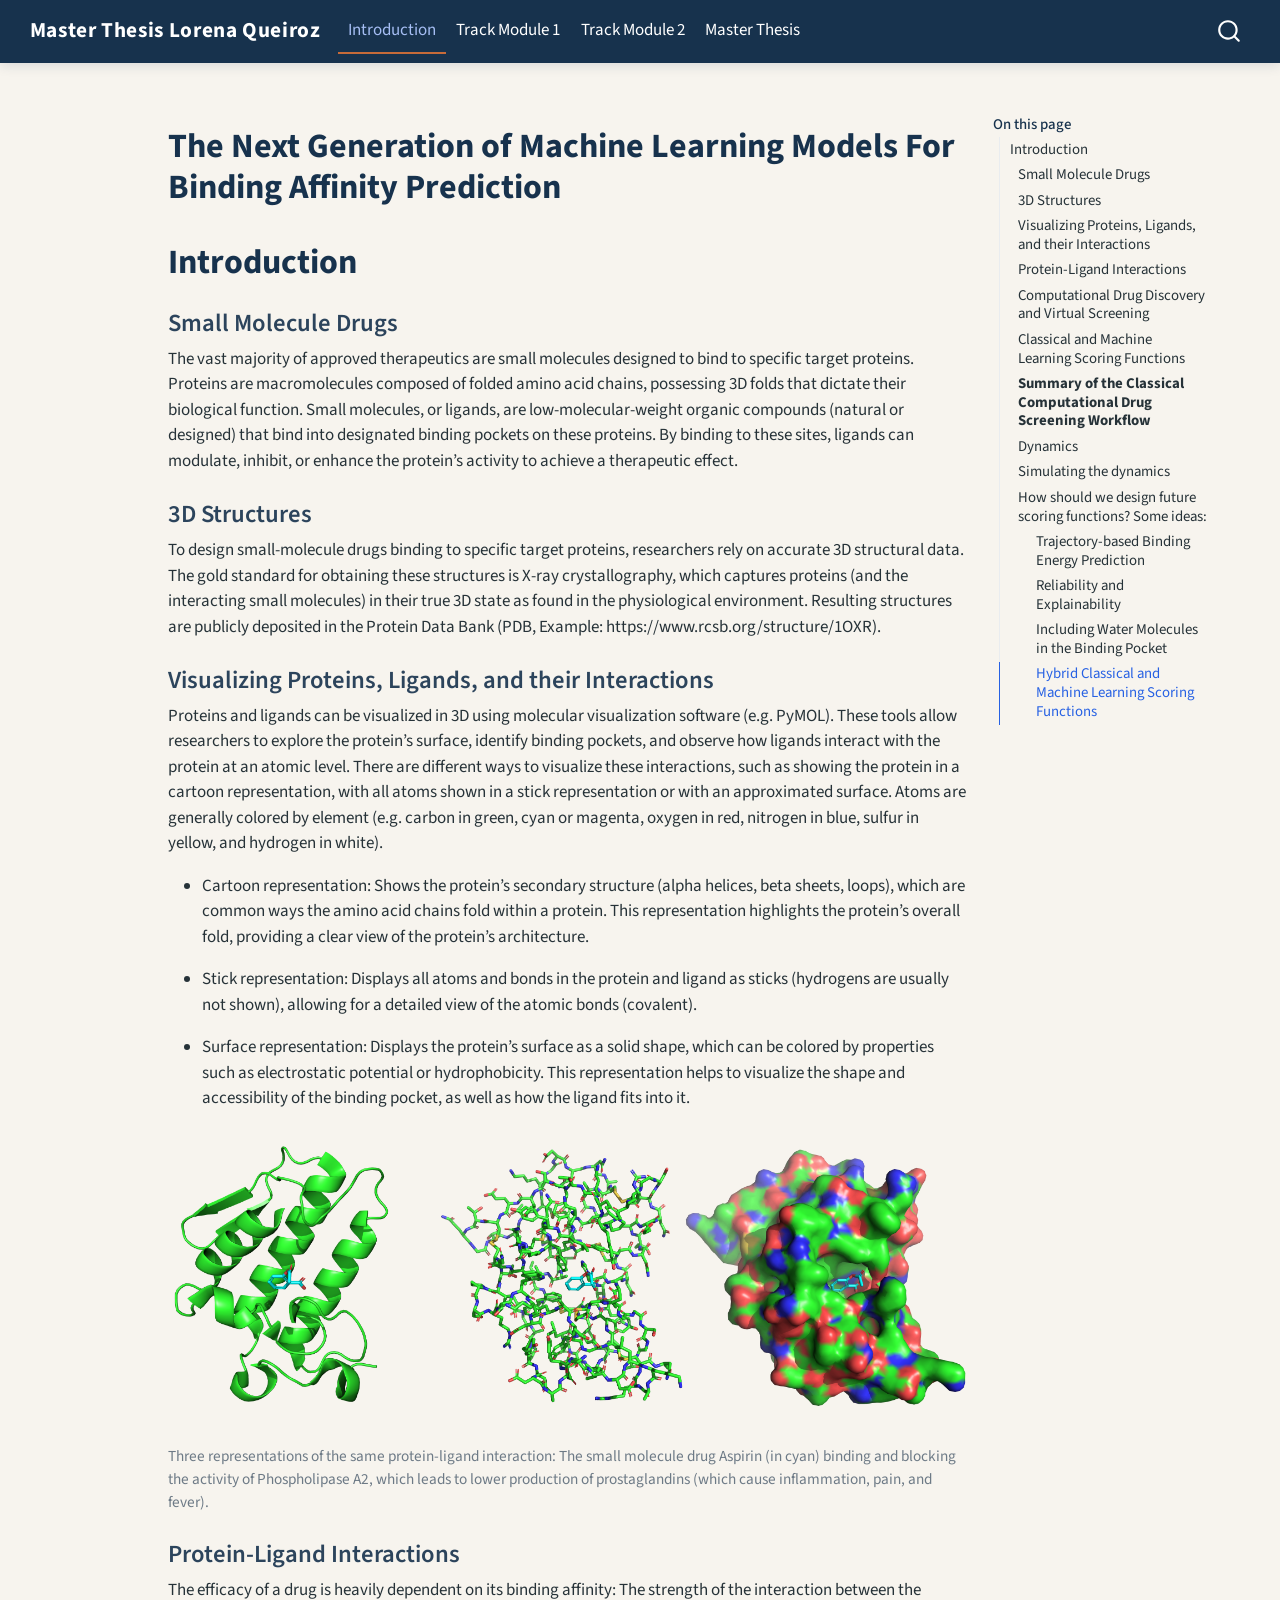
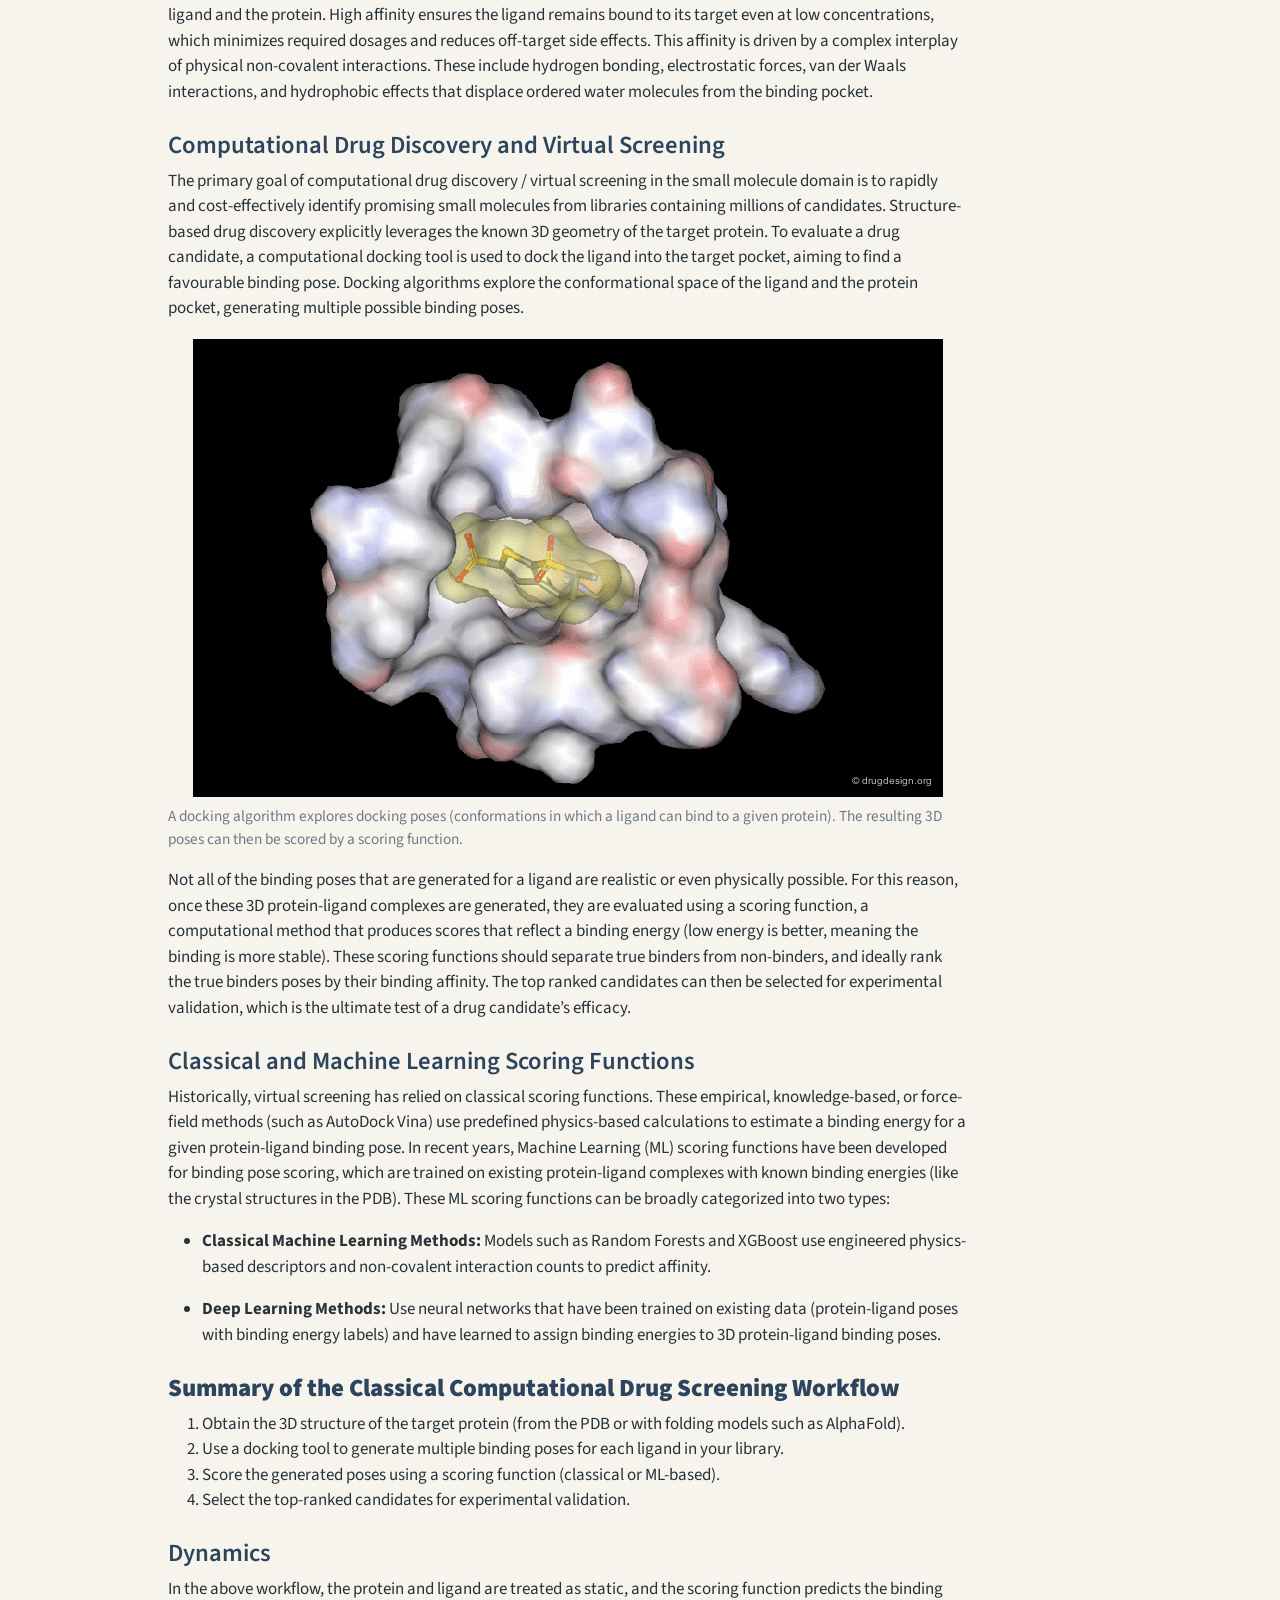
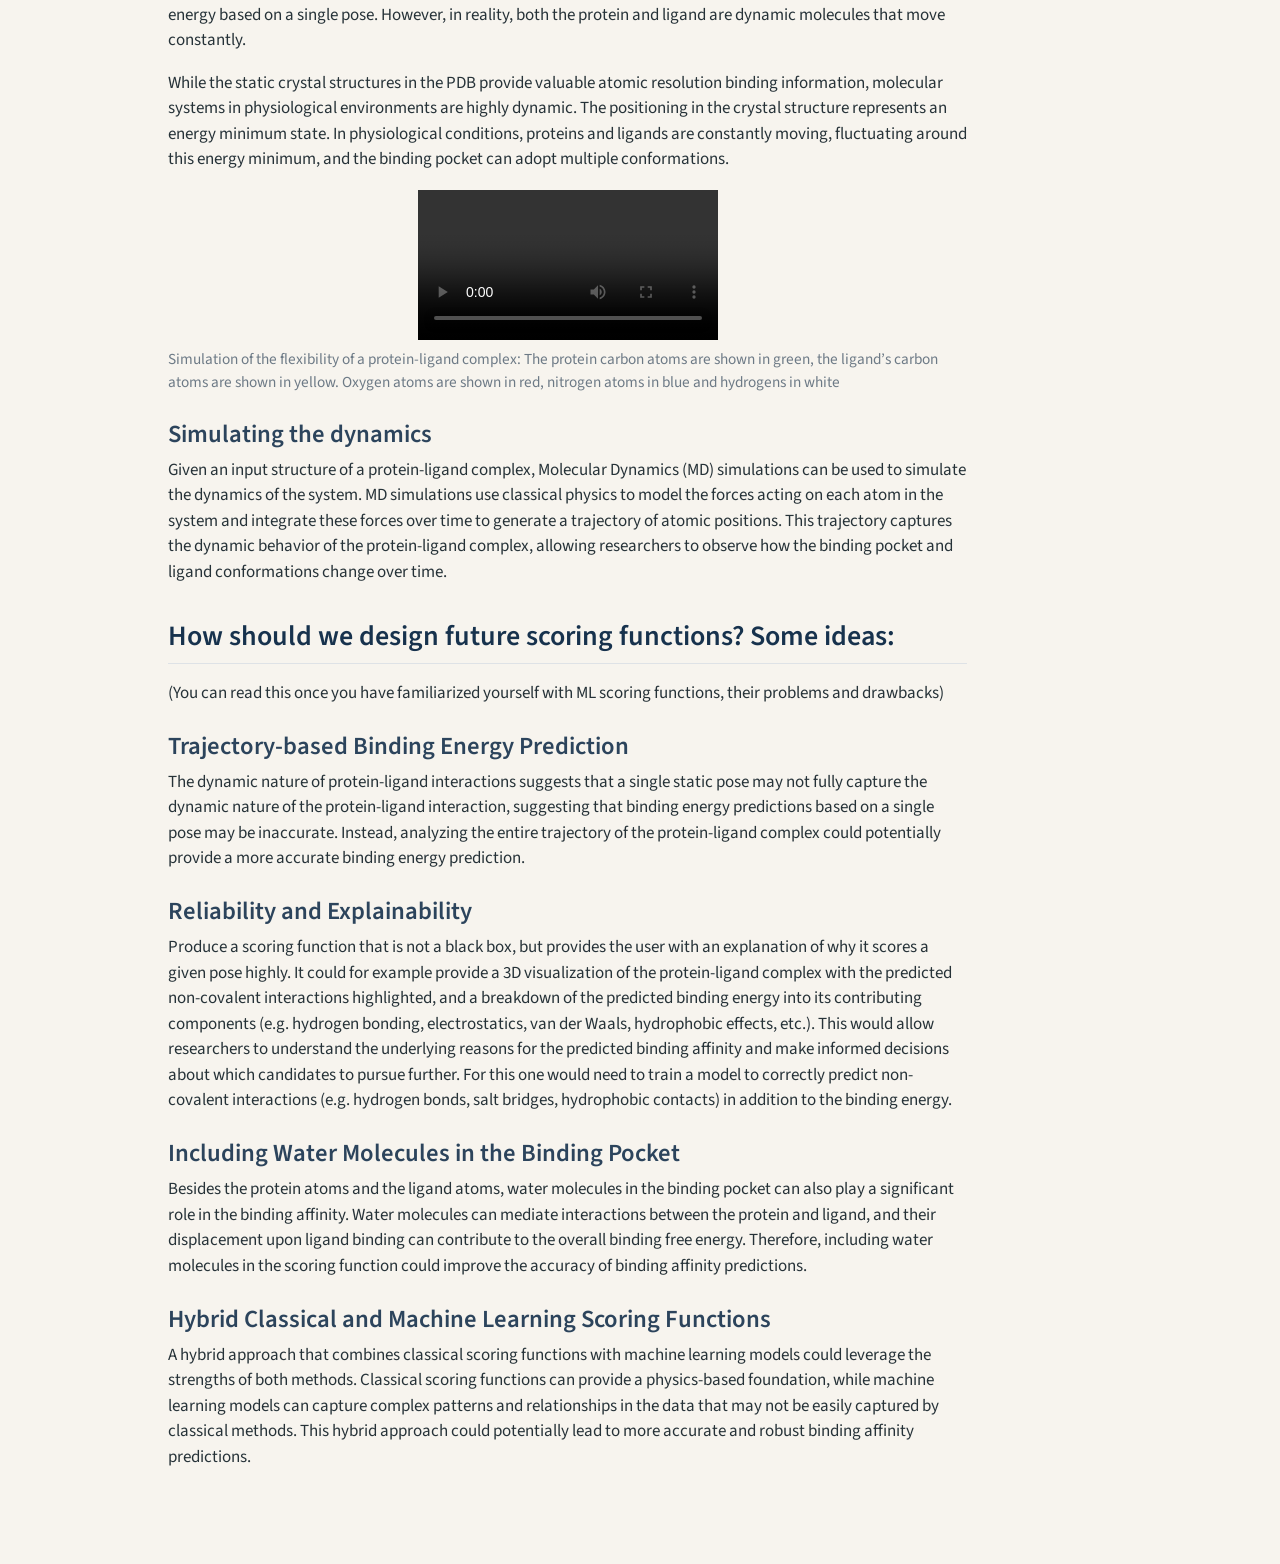
<file: index.html>
<!DOCTYPE html>
<html xmlns="http://www.w3.org/1999/xhtml" lang="en" xml:lang="en"><head>

<meta charset="utf-8">
<meta name="generator" content="quarto-1.8.27">

<meta name="viewport" content="width=device-width, initial-scale=1.0, user-scalable=yes">


<title>The Next Generation of Machine Learning Models For Binding Affinity Prediction – Master Thesis Lorena Queiroz</title>
<style>
code{white-space: pre-wrap;}
span.smallcaps{font-variant: small-caps;}
div.columns{display: flex; gap: min(4vw, 1.5em);}
div.column{flex: auto; overflow-x: auto;}
div.hanging-indent{margin-left: 1.5em; text-indent: -1.5em;}
ul.task-list{list-style: none;}
ul.task-list li input[type="checkbox"] {
  width: 0.8em;
  margin: 0 0.8em 0.2em -1em; /* quarto-specific, see https://github.com/quarto-dev/quarto-cli/issues/4556 */ 
  vertical-align: middle;
}
</style>


<script src="site_libs/quarto-nav/quarto-nav.js"></script>
<script src="site_libs/quarto-nav/headroom.min.js"></script>
<script src="site_libs/clipboard/clipboard.min.js"></script>
<script src="site_libs/quarto-search/autocomplete.umd.js"></script>
<script src="site_libs/quarto-search/fuse.min.js"></script>
<script src="site_libs/quarto-search/quarto-search.js"></script>
<meta name="quarto:offset" content="./">
<script src="site_libs/quarto-html/quarto.js" type="module"></script>
<script src="site_libs/quarto-html/tabsets/tabsets.js" type="module"></script>
<script src="site_libs/quarto-html/axe/axe-check.js" type="module"></script>
<script src="site_libs/quarto-html/popper.min.js"></script>
<script src="site_libs/quarto-html/tippy.umd.min.js"></script>
<script src="site_libs/quarto-html/anchor.min.js"></script>
<link href="site_libs/quarto-html/tippy.css" rel="stylesheet">
<link href="site_libs/quarto-html/quarto-syntax-highlighting-ed96de9b727972fe78a7b5d16c58bf87.css" rel="stylesheet" id="quarto-text-highlighting-styles">
<script src="site_libs/bootstrap/bootstrap.min.js"></script>
<link href="site_libs/bootstrap/bootstrap-icons.css" rel="stylesheet">
<link href="site_libs/bootstrap/bootstrap-d3ca90b6e268685fec58a3d62933d639.min.css" rel="stylesheet" append-hash="true" id="quarto-bootstrap" data-mode="light">
<script id="quarto-search-options" type="application/json">{
  "location": "navbar",
  "copy-button": false,
  "collapse-after": 3,
  "panel-placement": "end",
  "type": "overlay",
  "limit": 50,
  "keyboard-shortcut": [
    "f",
    "/",
    "s"
  ],
  "show-item-context": false,
  "language": {
    "search-no-results-text": "No results",
    "search-matching-documents-text": "matching documents",
    "search-copy-link-title": "Copy link to search",
    "search-hide-matches-text": "Hide additional matches",
    "search-more-match-text": "more match in this document",
    "search-more-matches-text": "more matches in this document",
    "search-clear-button-title": "Clear",
    "search-text-placeholder": "",
    "search-detached-cancel-button-title": "Cancel",
    "search-submit-button-title": "Submit",
    "search-label": "Search"
  }
}</script>
<style>html{ scroll-behavior: smooth; }</style>


<link rel="stylesheet" href="styles.css">
</head>

<body class="nav-fixed quarto-light">

<div id="quarto-search-results"></div>
  <header id="quarto-header" class="headroom fixed-top">
    <nav class="navbar navbar-expand-lg " data-bs-theme="dark">
      <div class="navbar-container container-fluid">
      <div class="navbar-brand-container mx-auto">
    <a class="navbar-brand" href="./index.html">
    <span class="navbar-title">Master Thesis Lorena Queiroz</span>
    </a>
  </div>
            <div id="quarto-search" class="" title="Search"></div>
          <button class="navbar-toggler" type="button" data-bs-toggle="collapse" data-bs-target="#navbarCollapse" aria-controls="navbarCollapse" role="menu" aria-expanded="false" aria-label="Toggle navigation" onclick="if (window.quartoToggleHeadroom) { window.quartoToggleHeadroom(); }">
  <span class="navbar-toggler-icon"></span>
</button>
          <div class="collapse navbar-collapse" id="navbarCollapse">
            <ul class="navbar-nav navbar-nav-scroll me-auto">
  <li class="nav-item">
    <a class="nav-link active" href="./index.html" aria-current="page"> 
<span class="menu-text">Introduction</span></a>
  </li>  
  <li class="nav-item">
    <a class="nav-link" href="./module-1.html"> 
<span class="menu-text">Track Module 1</span></a>
  </li>  
  <li class="nav-item">
    <a class="nav-link" href="./module-2.html"> 
<span class="menu-text">Track Module 2</span></a>
  </li>  
  <li class="nav-item">
    <a class="nav-link" href="./thesis.html"> 
<span class="menu-text">Master Thesis</span></a>
  </li>  
</ul>
          </div> <!-- /navcollapse -->
            <div class="quarto-navbar-tools">
</div>
      </div> <!-- /container-fluid -->
    </nav>
</header>
<!-- content -->
<div id="quarto-content" class="quarto-container page-columns page-rows-contents page-layout-article page-navbar">
<!-- sidebar -->
<!-- margin-sidebar -->
    <div id="quarto-margin-sidebar" class="sidebar margin-sidebar">
        <nav id="TOC" role="doc-toc" class="toc-active">
    <h2 id="toc-title">On this page</h2>
   
  <ul>
  <li><a href="#introduction" id="toc-introduction" class="nav-link active" data-scroll-target="#introduction">Introduction</a>
  <ul class="collapse">
  <li><a href="#small-molecule-drugs" id="toc-small-molecule-drugs" class="nav-link" data-scroll-target="#small-molecule-drugs">Small Molecule Drugs</a></li>
  <li><a href="#d-structures" id="toc-d-structures" class="nav-link" data-scroll-target="#d-structures">3D Structures</a></li>
  <li><a href="#visualizing-proteins-ligands-and-their-interactions" id="toc-visualizing-proteins-ligands-and-their-interactions" class="nav-link" data-scroll-target="#visualizing-proteins-ligands-and-their-interactions">Visualizing Proteins, Ligands, and their Interactions</a></li>
  <li><a href="#protein-ligand-interactions" id="toc-protein-ligand-interactions" class="nav-link" data-scroll-target="#protein-ligand-interactions">Protein-Ligand Interactions</a></li>
  <li><a href="#computational-drug-discovery-and-virtual-screening" id="toc-computational-drug-discovery-and-virtual-screening" class="nav-link" data-scroll-target="#computational-drug-discovery-and-virtual-screening">Computational Drug Discovery and Virtual Screening</a></li>
  <li><a href="#classical-and-machine-learning-scoring-functions" id="toc-classical-and-machine-learning-scoring-functions" class="nav-link" data-scroll-target="#classical-and-machine-learning-scoring-functions">Classical and Machine Learning Scoring Functions</a></li>
  <li><a href="#summary-of-the-classical-computational-drug-screening-workflow" id="toc-summary-of-the-classical-computational-drug-screening-workflow" class="nav-link" data-scroll-target="#summary-of-the-classical-computational-drug-screening-workflow"><strong>Summary of the Classical Computational Drug Screening Workflow</strong></a></li>
  <li><a href="#dynamics" id="toc-dynamics" class="nav-link" data-scroll-target="#dynamics">Dynamics</a></li>
  <li><a href="#simulating-the-dynamics" id="toc-simulating-the-dynamics" class="nav-link" data-scroll-target="#simulating-the-dynamics">Simulating the dynamics</a></li>
  <li><a href="#how-should-we-design-future-scoring-functions-some-ideas" id="toc-how-should-we-design-future-scoring-functions-some-ideas" class="nav-link" data-scroll-target="#how-should-we-design-future-scoring-functions-some-ideas">How should we design future scoring functions? Some ideas:</a>
  <ul class="collapse">
  <li><a href="#trajectory-based-binding-energy-prediction" id="toc-trajectory-based-binding-energy-prediction" class="nav-link" data-scroll-target="#trajectory-based-binding-energy-prediction">Trajectory-based Binding Energy Prediction</a></li>
  <li><a href="#reliability-and-explainability" id="toc-reliability-and-explainability" class="nav-link" data-scroll-target="#reliability-and-explainability">Reliability and Explainability</a></li>
  <li><a href="#including-water-molecules-in-the-binding-pocket" id="toc-including-water-molecules-in-the-binding-pocket" class="nav-link" data-scroll-target="#including-water-molecules-in-the-binding-pocket">Including Water Molecules in the Binding Pocket</a></li>
  <li><a href="#hybrid-classical-and-machine-learning-scoring-functions" id="toc-hybrid-classical-and-machine-learning-scoring-functions" class="nav-link" data-scroll-target="#hybrid-classical-and-machine-learning-scoring-functions">Hybrid Classical and Machine Learning Scoring Functions</a></li>
  </ul></li>
  </ul></li>
  </ul>
</nav>
    </div>
<!-- main -->
<main class="content" id="quarto-document-content">

<header id="title-block-header" class="quarto-title-block default">
<div class="quarto-title">
<h1 class="title">The Next Generation of Machine Learning Models For Binding Affinity Prediction</h1>
</div>



<div class="quarto-title-meta">

    
  
    
  </div>
  


</header>


<section id="introduction" class="level1">
<h1>Introduction</h1>
<section id="small-molecule-drugs" class="level3">
<h3 class="anchored" data-anchor-id="small-molecule-drugs">Small Molecule Drugs</h3>
<p>The vast majority of approved therapeutics are small molecules designed to bind to specific target proteins. Proteins are macromolecules composed of folded amino acid chains, possessing 3D folds that dictate their biological function. Small molecules, or ligands, are low-molecular-weight organic compounds (natural or designed) that bind into designated binding pockets on these proteins. By binding to these sites, ligands can modulate, inhibit, or enhance the protein’s activity to achieve a therapeutic effect.</p>
</section>
<section id="d-structures" class="level3">
<h3 class="anchored" data-anchor-id="d-structures">3D Structures</h3>
<p>To design small-molecule drugs binding to specific target proteins, researchers rely on accurate 3D structural data. The gold standard for obtaining these structures is X-ray crystallography, which captures proteins (and the interacting small molecules) in their true 3D state as found in the physiological environment. Resulting structures are publicly deposited in the Protein Data Bank (PDB, Example: https://www.rcsb.org/structure/1OXR).</p>
</section>
<section id="visualizing-proteins-ligands-and-their-interactions" class="level3">
<h3 class="anchored" data-anchor-id="visualizing-proteins-ligands-and-their-interactions">Visualizing Proteins, Ligands, and their Interactions</h3>
<p>Proteins and ligands can be visualized in 3D using molecular visualization software (e.g.&nbsp;PyMOL). These tools allow researchers to explore the protein’s surface, identify binding pockets, and observe how ligands interact with the protein at an atomic level. There are different ways to visualize these interactions, such as showing the protein in a cartoon representation, with all atoms shown in a stick representation or with an approximated surface. Atoms are generally colored by element (e.g.&nbsp;carbon in green, cyan or magenta, oxygen in red, nitrogen in blue, sulfur in yellow, and hydrogen in white).</p>
<ul>
<li><p>Cartoon representation: Shows the protein’s secondary structure (alpha helices, beta sheets, loops), which are common ways the amino acid chains fold within a protein. This representation highlights the protein’s overall fold, providing a clear view of the protein’s architecture.</p></li>
<li><p>Stick representation: Displays all atoms and bonds in the protein and ligand as sticks (hydrogens are usually not shown), allowing for a detailed view of the atomic bonds (covalent).</p></li>
<li><p>Surface representation: Displays the protein’s surface as a solid shape, which can be colored by properties such as electrostatic potential or hydrophobicity. This representation helps to visualize the shape and accessibility of the binding pocket, as well as how the ligand fits into it.</p></li>
</ul>
<div class="quarto-figure quarto-figure-center">
<figure class="figure">
<p><img src="images/protein_representations.png" class="img-fluid figure-img"></p>
<figcaption>Three representations of the same protein-ligand interaction: The small molecule drug Aspirin (in cyan) binding and blocking the activity of Phospholipase A2, which leads to lower production of prostaglandins (which cause inflammation, pain, and fever).</figcaption>
</figure>
</div>
</section>
<section id="protein-ligand-interactions" class="level3">
<h3 class="anchored" data-anchor-id="protein-ligand-interactions">Protein-Ligand Interactions</h3>
<p>The efficacy of a drug is heavily dependent on its binding affinity: The strength of the interaction between the ligand and the protein. High affinity ensures the ligand remains bound to its target even at low concentrations, which minimizes required dosages and reduces off-target side effects. This affinity is driven by a complex interplay of physical non-covalent interactions. These include hydrogen bonding, electrostatic forces, van der Waals interactions, and hydrophobic effects that displace ordered water molecules from the binding pocket.</p>
</section>
<section id="computational-drug-discovery-and-virtual-screening" class="level3">
<h3 class="anchored" data-anchor-id="computational-drug-discovery-and-virtual-screening">Computational Drug Discovery and Virtual Screening</h3>
<p>The primary goal of computational drug discovery / virtual screening in the small molecule domain is to rapidly and cost-effectively identify promising small molecules from libraries containing millions of candidates. Structure-based drug discovery explicitly leverages the known 3D geometry of the target protein. To evaluate a drug candidate, a computational docking tool is used to dock the ligand into the target pocket, aiming to find a favourable binding pose. Docking algorithms explore the conformational space of the ligand and the protein pocket, generating multiple possible binding poses.</p>
<div class="quarto-figure quarto-figure-center">
<figure class="figure">
<p><img src="images/docking.gif" class="img-fluid figure-img"></p>
<figcaption>A docking algorithm explores docking poses (conformations in which a ligand can bind to a given protein). The resulting 3D poses can then be scored by a scoring function.</figcaption>
</figure>
</div>
<p>Not all of the binding poses that are generated for a ligand are realistic or even physically possible. For this reason, once these 3D protein-ligand complexes are generated, they are evaluated using a scoring function, a computational method that produces scores that reflect a binding energy (low energy is better, meaning the binding is more stable). These scoring functions should separate true binders from non-binders, and ideally rank the true binders poses by their binding affinity. The top ranked candidates can then be selected for experimental validation, which is the ultimate test of a drug candidate’s efficacy.</p>
</section>
<section id="classical-and-machine-learning-scoring-functions" class="level3">
<h3 class="anchored" data-anchor-id="classical-and-machine-learning-scoring-functions">Classical and Machine Learning Scoring Functions</h3>
<p>Historically, virtual screening has relied on classical scoring functions. These empirical, knowledge-based, or force-field methods (such as AutoDock Vina) use predefined physics-based calculations to estimate a binding energy for a given protein-ligand binding pose. In recent years, Machine Learning (ML) scoring functions have been developed for binding pose scoring, which are trained on existing protein-ligand complexes with known binding energies (like the crystal structures in the PDB). These ML scoring functions can be broadly categorized into two types:</p>
<ul>
<li><p><strong>Classical Machine Learning Methods:</strong> Models such as Random Forests and XGBoost use engineered physics-based descriptors and non-covalent interaction counts to predict affinity.</p></li>
<li><p><strong>Deep Learning Methods:</strong> Use neural networks that have been trained on existing data (protein-ligand poses with binding energy labels) and have learned to assign binding energies to 3D protein-ligand binding poses.</p></li>
</ul>
</section>
<section id="summary-of-the-classical-computational-drug-screening-workflow" class="level3">
<h3 class="anchored" data-anchor-id="summary-of-the-classical-computational-drug-screening-workflow"><strong>Summary of the Classical Computational Drug Screening Workflow</strong></h3>
<ol type="1">
<li>Obtain the 3D structure of the target protein (from the PDB or with folding models such as AlphaFold).</li>
<li>Use a docking tool to generate multiple binding poses for each ligand in your library.</li>
<li>Score the generated poses using a scoring function (classical or ML-based).</li>
<li>Select the top-ranked candidates for experimental validation.</li>
</ol>
</section>
<section id="dynamics" class="level3">
<h3 class="anchored" data-anchor-id="dynamics">Dynamics</h3>
<p>In the above workflow, the protein and ligand are treated as static, and the scoring function predicts the binding energy based on a single pose. However, in reality, both the protein and ligand are dynamic molecules that move constantly.</p>
<p>While the static crystal structures in the PDB provide valuable atomic resolution binding information, molecular systems in physiological environments are highly dynamic. The positioning in the crystal structure represents an energy minimum state. In physiological conditions, proteins and ligands are constantly moving, fluctuating around this energy minimum, and the binding pocket can adopt multiple conformations.</p>
<div class="quarto-figure quarto-figure-center">
<figure class="figure">
<p><video src="images/movie.mp4" class="img-fluid" controls=""><a href="images/movie.mp4">Video</a></video></p>
<figcaption>Simulation of the flexibility of a protein-ligand complex: The protein carbon atoms are shown in green, the ligand’s carbon atoms are shown in yellow. Oxygen atoms are shown in red, nitrogen atoms in blue and hydrogens in white</figcaption>
</figure>
</div>
</section>
<section id="simulating-the-dynamics" class="level3">
<h3 class="anchored" data-anchor-id="simulating-the-dynamics">Simulating the dynamics</h3>
<p>Given an input structure of a protein-ligand complex, Molecular Dynamics (MD) simulations can be used to simulate the dynamics of the system. MD simulations use classical physics to model the forces acting on each atom in the system and integrate these forces over time to generate a trajectory of atomic positions. This trajectory captures the dynamic behavior of the protein-ligand complex, allowing researchers to observe how the binding pocket and ligand conformations change over time.</p>
</section>
<section id="how-should-we-design-future-scoring-functions-some-ideas" class="level2">
<h2 class="anchored" data-anchor-id="how-should-we-design-future-scoring-functions-some-ideas">How should we design future scoring functions? Some ideas:</h2>
<p>(You can read this once you have familiarized yourself with ML scoring functions, their problems and drawbacks)</p>
<section id="trajectory-based-binding-energy-prediction" class="level3">
<h3 class="anchored" data-anchor-id="trajectory-based-binding-energy-prediction">Trajectory-based Binding Energy Prediction</h3>
<p>The dynamic nature of protein-ligand interactions suggests that a single static pose may not fully capture the dynamic nature of the protein-ligand interaction, suggesting that binding energy predictions based on a single pose may be inaccurate. Instead, analyzing the entire trajectory of the protein-ligand complex could potentially provide a more accurate binding energy prediction.</p>
</section>
<section id="reliability-and-explainability" class="level3">
<h3 class="anchored" data-anchor-id="reliability-and-explainability">Reliability and Explainability</h3>
<p>Produce a scoring function that is not a black box, but provides the user with an explanation of why it scores a given pose highly. It could for example provide a 3D visualization of the protein-ligand complex with the predicted non-covalent interactions highlighted, and a breakdown of the predicted binding energy into its contributing components (e.g.&nbsp;hydrogen bonding, electrostatics, van der Waals, hydrophobic effects, etc.). This would allow researchers to understand the underlying reasons for the predicted binding affinity and make informed decisions about which candidates to pursue further. For this one would need to train a model to correctly predict non-covalent interactions (e.g.&nbsp;hydrogen bonds, salt bridges, hydrophobic contacts) in addition to the binding energy.</p>
</section>
<section id="including-water-molecules-in-the-binding-pocket" class="level3">
<h3 class="anchored" data-anchor-id="including-water-molecules-in-the-binding-pocket">Including Water Molecules in the Binding Pocket</h3>
<p>Besides the protein atoms and the ligand atoms, water molecules in the binding pocket can also play a significant role in the binding affinity. Water molecules can mediate interactions between the protein and ligand, and their displacement upon ligand binding can contribute to the overall binding free energy. Therefore, including water molecules in the scoring function could improve the accuracy of binding affinity predictions.</p>
</section>
<section id="hybrid-classical-and-machine-learning-scoring-functions" class="level3">
<h3 class="anchored" data-anchor-id="hybrid-classical-and-machine-learning-scoring-functions">Hybrid Classical and Machine Learning Scoring Functions</h3>
<p>A hybrid approach that combines classical scoring functions with machine learning models could leverage the strengths of both methods. Classical scoring functions can provide a physics-based foundation, while machine learning models can capture complex patterns and relationships in the data that may not be easily captured by classical methods. This hybrid approach could potentially lead to more accurate and robust binding affinity predictions.</p>


</section>
</section>
</section>

</main> <!-- /main -->
<script id="quarto-html-after-body" type="application/javascript">
  window.document.addEventListener("DOMContentLoaded", function (event) {
    const icon = "";
    const anchorJS = new window.AnchorJS();
    anchorJS.options = {
      placement: 'right',
      icon: icon
    };
    anchorJS.add('.anchored');
    const isCodeAnnotation = (el) => {
      for (const clz of el.classList) {
        if (clz.startsWith('code-annotation-')) {                     
          return true;
        }
      }
      return false;
    }
    const onCopySuccess = function(e) {
      // button target
      const button = e.trigger;
      // don't keep focus
      button.blur();
      // flash "checked"
      button.classList.add('code-copy-button-checked');
      var currentTitle = button.getAttribute("title");
      button.setAttribute("title", "Copied!");
      let tooltip;
      if (window.bootstrap) {
        button.setAttribute("data-bs-toggle", "tooltip");
        button.setAttribute("data-bs-placement", "left");
        button.setAttribute("data-bs-title", "Copied!");
        tooltip = new bootstrap.Tooltip(button, 
          { trigger: "manual", 
            customClass: "code-copy-button-tooltip",
            offset: [0, -8]});
        tooltip.show();    
      }
      setTimeout(function() {
        if (tooltip) {
          tooltip.hide();
          button.removeAttribute("data-bs-title");
          button.removeAttribute("data-bs-toggle");
          button.removeAttribute("data-bs-placement");
        }
        button.setAttribute("title", currentTitle);
        button.classList.remove('code-copy-button-checked');
      }, 1000);
      // clear code selection
      e.clearSelection();
    }
    const getTextToCopy = function(trigger) {
      const outerScaffold = trigger.parentElement.cloneNode(true);
      const codeEl = outerScaffold.querySelector('code');
      for (const childEl of codeEl.children) {
        if (isCodeAnnotation(childEl)) {
          childEl.remove();
        }
      }
      return codeEl.innerText;
    }
    const clipboard = new window.ClipboardJS('.code-copy-button:not([data-in-quarto-modal])', {
      text: getTextToCopy
    });
    clipboard.on('success', onCopySuccess);
    if (window.document.getElementById('quarto-embedded-source-code-modal')) {
      const clipboardModal = new window.ClipboardJS('.code-copy-button[data-in-quarto-modal]', {
        text: getTextToCopy,
        container: window.document.getElementById('quarto-embedded-source-code-modal')
      });
      clipboardModal.on('success', onCopySuccess);
    }
      var localhostRegex = new RegExp(/^(?:http|https):\/\/localhost\:?[0-9]*\//);
      var mailtoRegex = new RegExp(/^mailto:/);
        var filterRegex = new RegExp("https:\/\/DavidGraber\.github\.io\/MasterThesisLorenaQueiroz\/");
      var isInternal = (href) => {
          return filterRegex.test(href) || localhostRegex.test(href) || mailtoRegex.test(href);
      }
      // Inspect non-navigation links and adorn them if external
     var links = window.document.querySelectorAll('a[href]:not(.nav-link):not(.navbar-brand):not(.toc-action):not(.sidebar-link):not(.sidebar-item-toggle):not(.pagination-link):not(.no-external):not([aria-hidden]):not(.dropdown-item):not(.quarto-navigation-tool):not(.about-link)');
      for (var i=0; i<links.length; i++) {
        const link = links[i];
        if (!isInternal(link.href)) {
          // undo the damage that might have been done by quarto-nav.js in the case of
          // links that we want to consider external
          if (link.dataset.originalHref !== undefined) {
            link.href = link.dataset.originalHref;
          }
        }
      }
    function tippyHover(el, contentFn, onTriggerFn, onUntriggerFn) {
      const config = {
        allowHTML: true,
        maxWidth: 500,
        delay: 100,
        arrow: false,
        appendTo: function(el) {
            return el.parentElement;
        },
        interactive: true,
        interactiveBorder: 10,
        theme: 'quarto',
        placement: 'bottom-start',
      };
      if (contentFn) {
        config.content = contentFn;
      }
      if (onTriggerFn) {
        config.onTrigger = onTriggerFn;
      }
      if (onUntriggerFn) {
        config.onUntrigger = onUntriggerFn;
      }
      window.tippy(el, config); 
    }
    const noterefs = window.document.querySelectorAll('a[role="doc-noteref"]');
    for (var i=0; i<noterefs.length; i++) {
      const ref = noterefs[i];
      tippyHover(ref, function() {
        // use id or data attribute instead here
        let href = ref.getAttribute('data-footnote-href') || ref.getAttribute('href');
        try { href = new URL(href).hash; } catch {}
        const id = href.replace(/^#\/?/, "");
        const note = window.document.getElementById(id);
        if (note) {
          return note.innerHTML;
        } else {
          return "";
        }
      });
    }
    const xrefs = window.document.querySelectorAll('a.quarto-xref');
    const processXRef = (id, note) => {
      // Strip column container classes
      const stripColumnClz = (el) => {
        el.classList.remove("page-full", "page-columns");
        if (el.children) {
          for (const child of el.children) {
            stripColumnClz(child);
          }
        }
      }
      stripColumnClz(note)
      if (id === null || id.startsWith('sec-')) {
        // Special case sections, only their first couple elements
        const container = document.createElement("div");
        if (note.children && note.children.length > 2) {
          container.appendChild(note.children[0].cloneNode(true));
          for (let i = 1; i < note.children.length; i++) {
            const child = note.children[i];
            if (child.tagName === "P" && child.innerText === "") {
              continue;
            } else {
              container.appendChild(child.cloneNode(true));
              break;
            }
          }
          if (window.Quarto?.typesetMath) {
            window.Quarto.typesetMath(container);
          }
          return container.innerHTML
        } else {
          if (window.Quarto?.typesetMath) {
            window.Quarto.typesetMath(note);
          }
          return note.innerHTML;
        }
      } else {
        // Remove any anchor links if they are present
        const anchorLink = note.querySelector('a.anchorjs-link');
        if (anchorLink) {
          anchorLink.remove();
        }
        if (window.Quarto?.typesetMath) {
          window.Quarto.typesetMath(note);
        }
        if (note.classList.contains("callout")) {
          return note.outerHTML;
        } else {
          return note.innerHTML;
        }
      }
    }
    for (var i=0; i<xrefs.length; i++) {
      const xref = xrefs[i];
      tippyHover(xref, undefined, function(instance) {
        instance.disable();
        let url = xref.getAttribute('href');
        let hash = undefined; 
        if (url.startsWith('#')) {
          hash = url;
        } else {
          try { hash = new URL(url).hash; } catch {}
        }
        if (hash) {
          const id = hash.replace(/^#\/?/, "");
          const note = window.document.getElementById(id);
          if (note !== null) {
            try {
              const html = processXRef(id, note.cloneNode(true));
              instance.setContent(html);
            } finally {
              instance.enable();
              instance.show();
            }
          } else {
            // See if we can fetch this
            fetch(url.split('#')[0])
            .then(res => res.text())
            .then(html => {
              const parser = new DOMParser();
              const htmlDoc = parser.parseFromString(html, "text/html");
              const note = htmlDoc.getElementById(id);
              if (note !== null) {
                const html = processXRef(id, note);
                instance.setContent(html);
              } 
            }).finally(() => {
              instance.enable();
              instance.show();
            });
          }
        } else {
          // See if we can fetch a full url (with no hash to target)
          // This is a special case and we should probably do some content thinning / targeting
          fetch(url)
          .then(res => res.text())
          .then(html => {
            const parser = new DOMParser();
            const htmlDoc = parser.parseFromString(html, "text/html");
            const note = htmlDoc.querySelector('main.content');
            if (note !== null) {
              // This should only happen for chapter cross references
              // (since there is no id in the URL)
              // remove the first header
              if (note.children.length > 0 && note.children[0].tagName === "HEADER") {
                note.children[0].remove();
              }
              const html = processXRef(null, note);
              instance.setContent(html);
            } 
          }).finally(() => {
            instance.enable();
            instance.show();
          });
        }
      }, function(instance) {
      });
    }
        let selectedAnnoteEl;
        const selectorForAnnotation = ( cell, annotation) => {
          let cellAttr = 'data-code-cell="' + cell + '"';
          let lineAttr = 'data-code-annotation="' +  annotation + '"';
          const selector = 'span[' + cellAttr + '][' + lineAttr + ']';
          return selector;
        }
        const selectCodeLines = (annoteEl) => {
          const doc = window.document;
          const targetCell = annoteEl.getAttribute("data-target-cell");
          const targetAnnotation = annoteEl.getAttribute("data-target-annotation");
          const annoteSpan = window.document.querySelector(selectorForAnnotation(targetCell, targetAnnotation));
          const lines = annoteSpan.getAttribute("data-code-lines").split(",");
          const lineIds = lines.map((line) => {
            return targetCell + "-" + line;
          })
          let top = null;
          let height = null;
          let parent = null;
          if (lineIds.length > 0) {
              //compute the position of the single el (top and bottom and make a div)
              const el = window.document.getElementById(lineIds[0]);
              top = el.offsetTop;
              height = el.offsetHeight;
              parent = el.parentElement.parentElement;
            if (lineIds.length > 1) {
              const lastEl = window.document.getElementById(lineIds[lineIds.length - 1]);
              const bottom = lastEl.offsetTop + lastEl.offsetHeight;
              height = bottom - top;
            }
            if (top !== null && height !== null && parent !== null) {
              // cook up a div (if necessary) and position it 
              let div = window.document.getElementById("code-annotation-line-highlight");
              if (div === null) {
                div = window.document.createElement("div");
                div.setAttribute("id", "code-annotation-line-highlight");
                div.style.position = 'absolute';
                parent.appendChild(div);
              }
              div.style.top = top - 2 + "px";
              div.style.height = height + 4 + "px";
              div.style.left = 0;
              let gutterDiv = window.document.getElementById("code-annotation-line-highlight-gutter");
              if (gutterDiv === null) {
                gutterDiv = window.document.createElement("div");
                gutterDiv.setAttribute("id", "code-annotation-line-highlight-gutter");
                gutterDiv.style.position = 'absolute';
                const codeCell = window.document.getElementById(targetCell);
                const gutter = codeCell.querySelector('.code-annotation-gutter');
                gutter.appendChild(gutterDiv);
              }
              gutterDiv.style.top = top - 2 + "px";
              gutterDiv.style.height = height + 4 + "px";
            }
            selectedAnnoteEl = annoteEl;
          }
        };
        const unselectCodeLines = () => {
          const elementsIds = ["code-annotation-line-highlight", "code-annotation-line-highlight-gutter"];
          elementsIds.forEach((elId) => {
            const div = window.document.getElementById(elId);
            if (div) {
              div.remove();
            }
          });
          selectedAnnoteEl = undefined;
        };
          // Handle positioning of the toggle
      window.addEventListener(
        "resize",
        throttle(() => {
          elRect = undefined;
          if (selectedAnnoteEl) {
            selectCodeLines(selectedAnnoteEl);
          }
        }, 10)
      );
      function throttle(fn, ms) {
      let throttle = false;
      let timer;
        return (...args) => {
          if(!throttle) { // first call gets through
              fn.apply(this, args);
              throttle = true;
          } else { // all the others get throttled
              if(timer) clearTimeout(timer); // cancel #2
              timer = setTimeout(() => {
                fn.apply(this, args);
                timer = throttle = false;
              }, ms);
          }
        };
      }
        // Attach click handler to the DT
        const annoteDls = window.document.querySelectorAll('dt[data-target-cell]');
        for (const annoteDlNode of annoteDls) {
          annoteDlNode.addEventListener('click', (event) => {
            const clickedEl = event.target;
            if (clickedEl !== selectedAnnoteEl) {
              unselectCodeLines();
              const activeEl = window.document.querySelector('dt[data-target-cell].code-annotation-active');
              if (activeEl) {
                activeEl.classList.remove('code-annotation-active');
              }
              selectCodeLines(clickedEl);
              clickedEl.classList.add('code-annotation-active');
            } else {
              // Unselect the line
              unselectCodeLines();
              clickedEl.classList.remove('code-annotation-active');
            }
          });
        }
    const findCites = (el) => {
      const parentEl = el.parentElement;
      if (parentEl) {
        const cites = parentEl.dataset.cites;
        if (cites) {
          return {
            el,
            cites: cites.split(' ')
          };
        } else {
          return findCites(el.parentElement)
        }
      } else {
        return undefined;
      }
    };
    var bibliorefs = window.document.querySelectorAll('a[role="doc-biblioref"]');
    for (var i=0; i<bibliorefs.length; i++) {
      const ref = bibliorefs[i];
      const citeInfo = findCites(ref);
      if (citeInfo) {
        tippyHover(citeInfo.el, function() {
          var popup = window.document.createElement('div');
          citeInfo.cites.forEach(function(cite) {
            var citeDiv = window.document.createElement('div');
            citeDiv.classList.add('hanging-indent');
            citeDiv.classList.add('csl-entry');
            var biblioDiv = window.document.getElementById('ref-' + cite);
            if (biblioDiv) {
              citeDiv.innerHTML = biblioDiv.innerHTML;
            }
            popup.appendChild(citeDiv);
          });
          return popup.innerHTML;
        });
      }
    }
  });
  </script>
</div> <!-- /content -->




<script src="site_libs/quarto-html/zenscroll-min.js"></script>
</body></html>
</file>
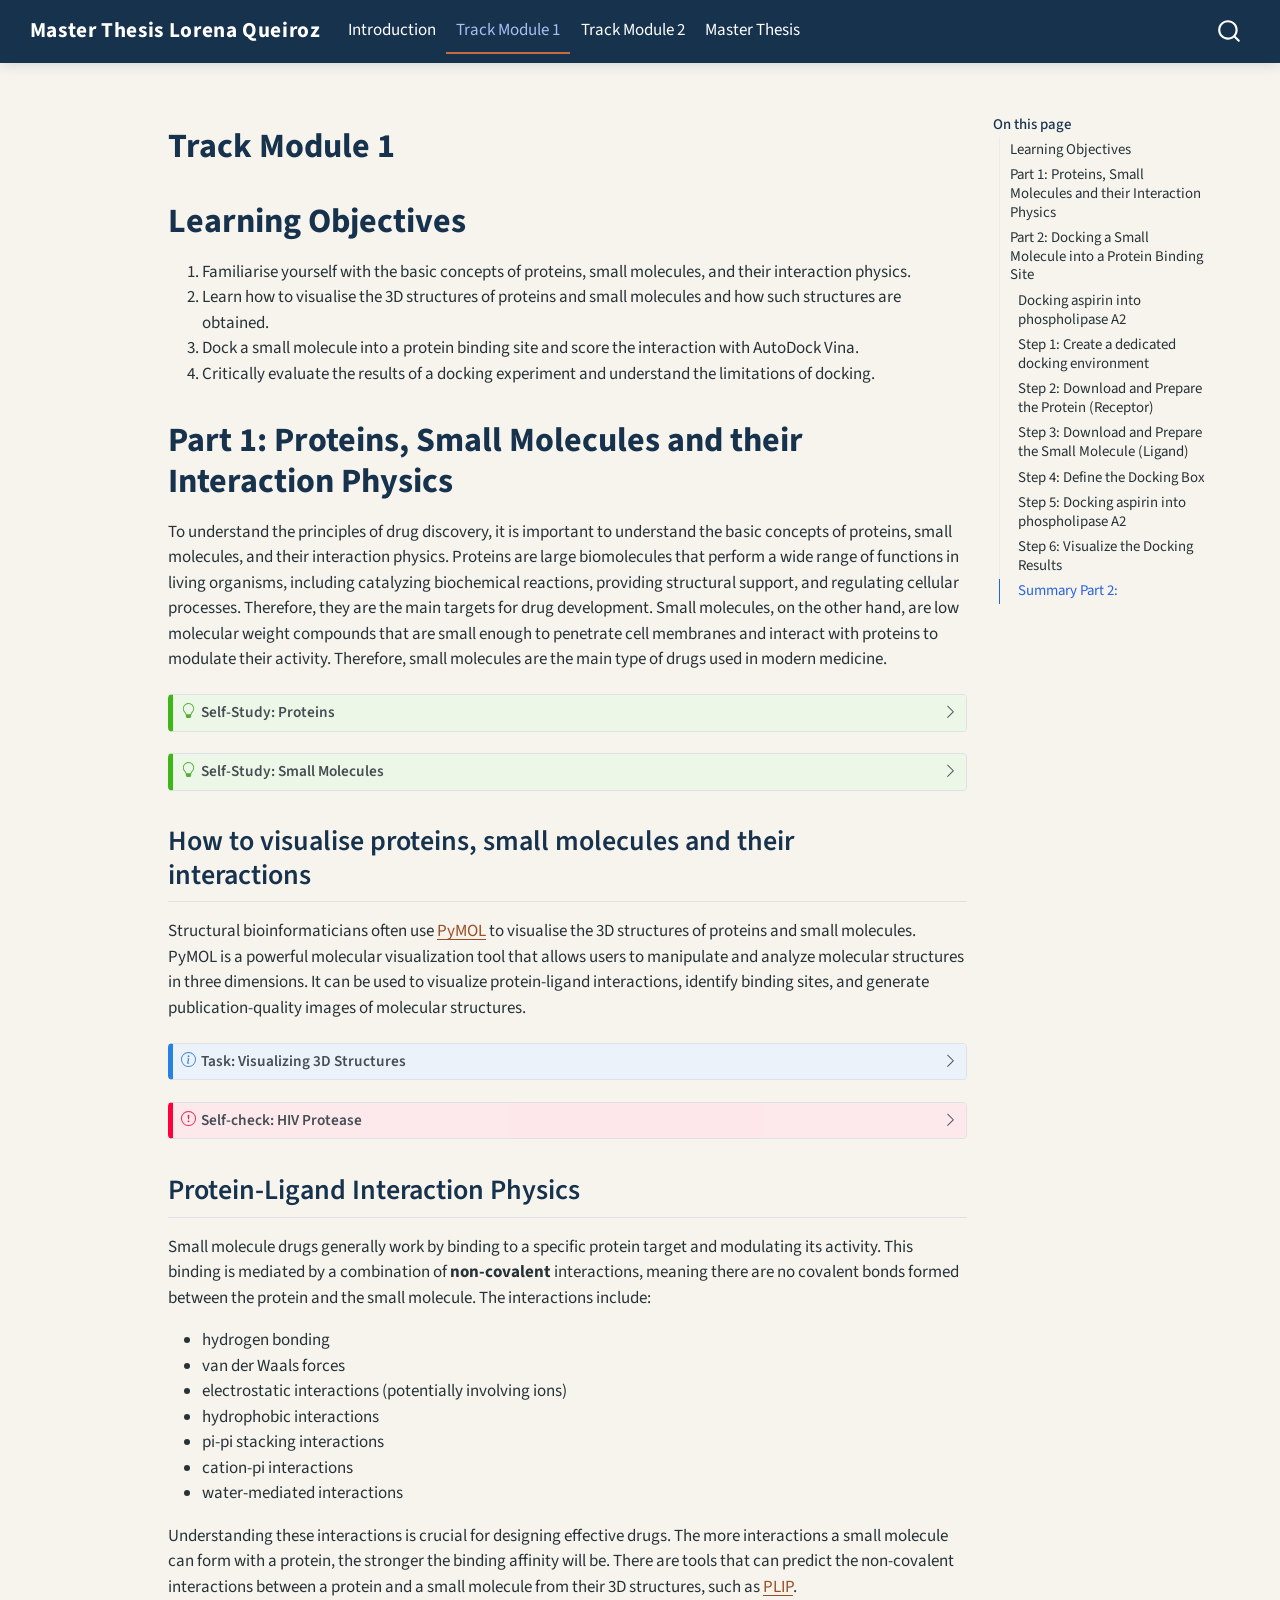
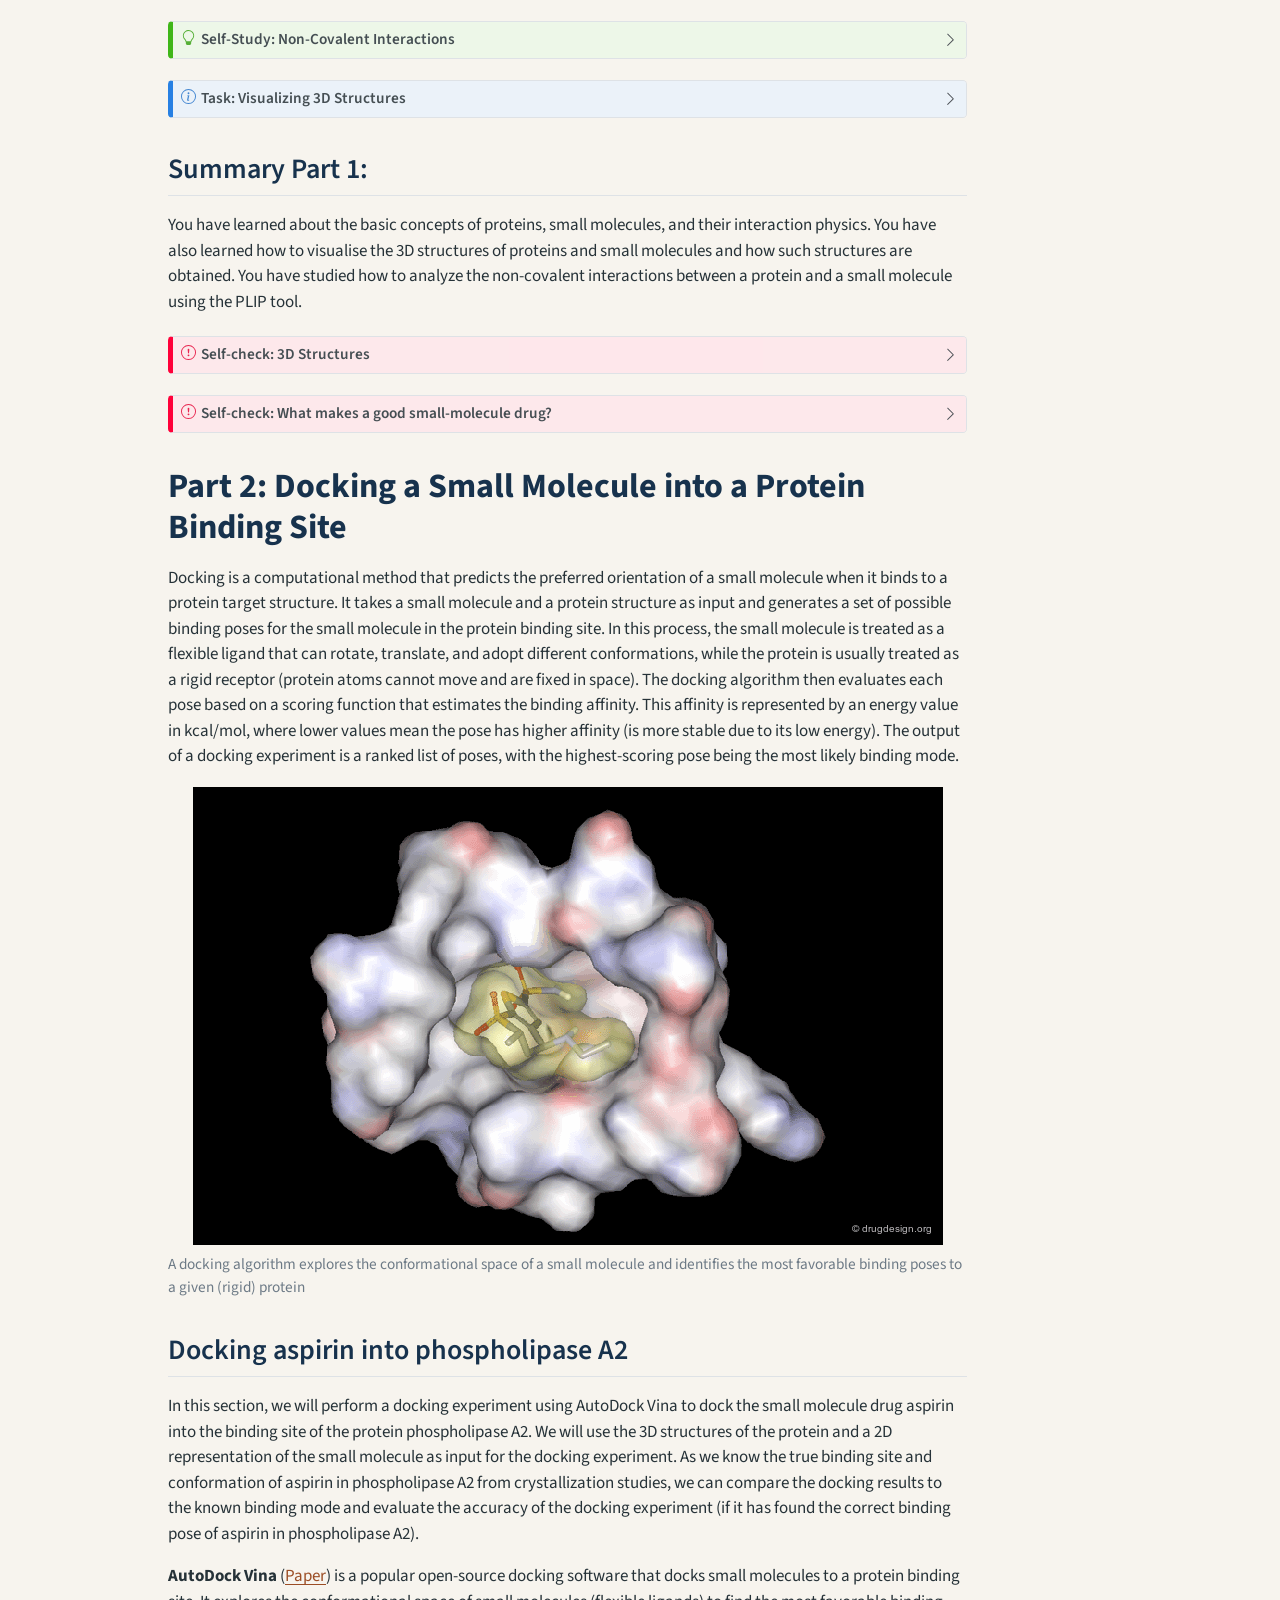
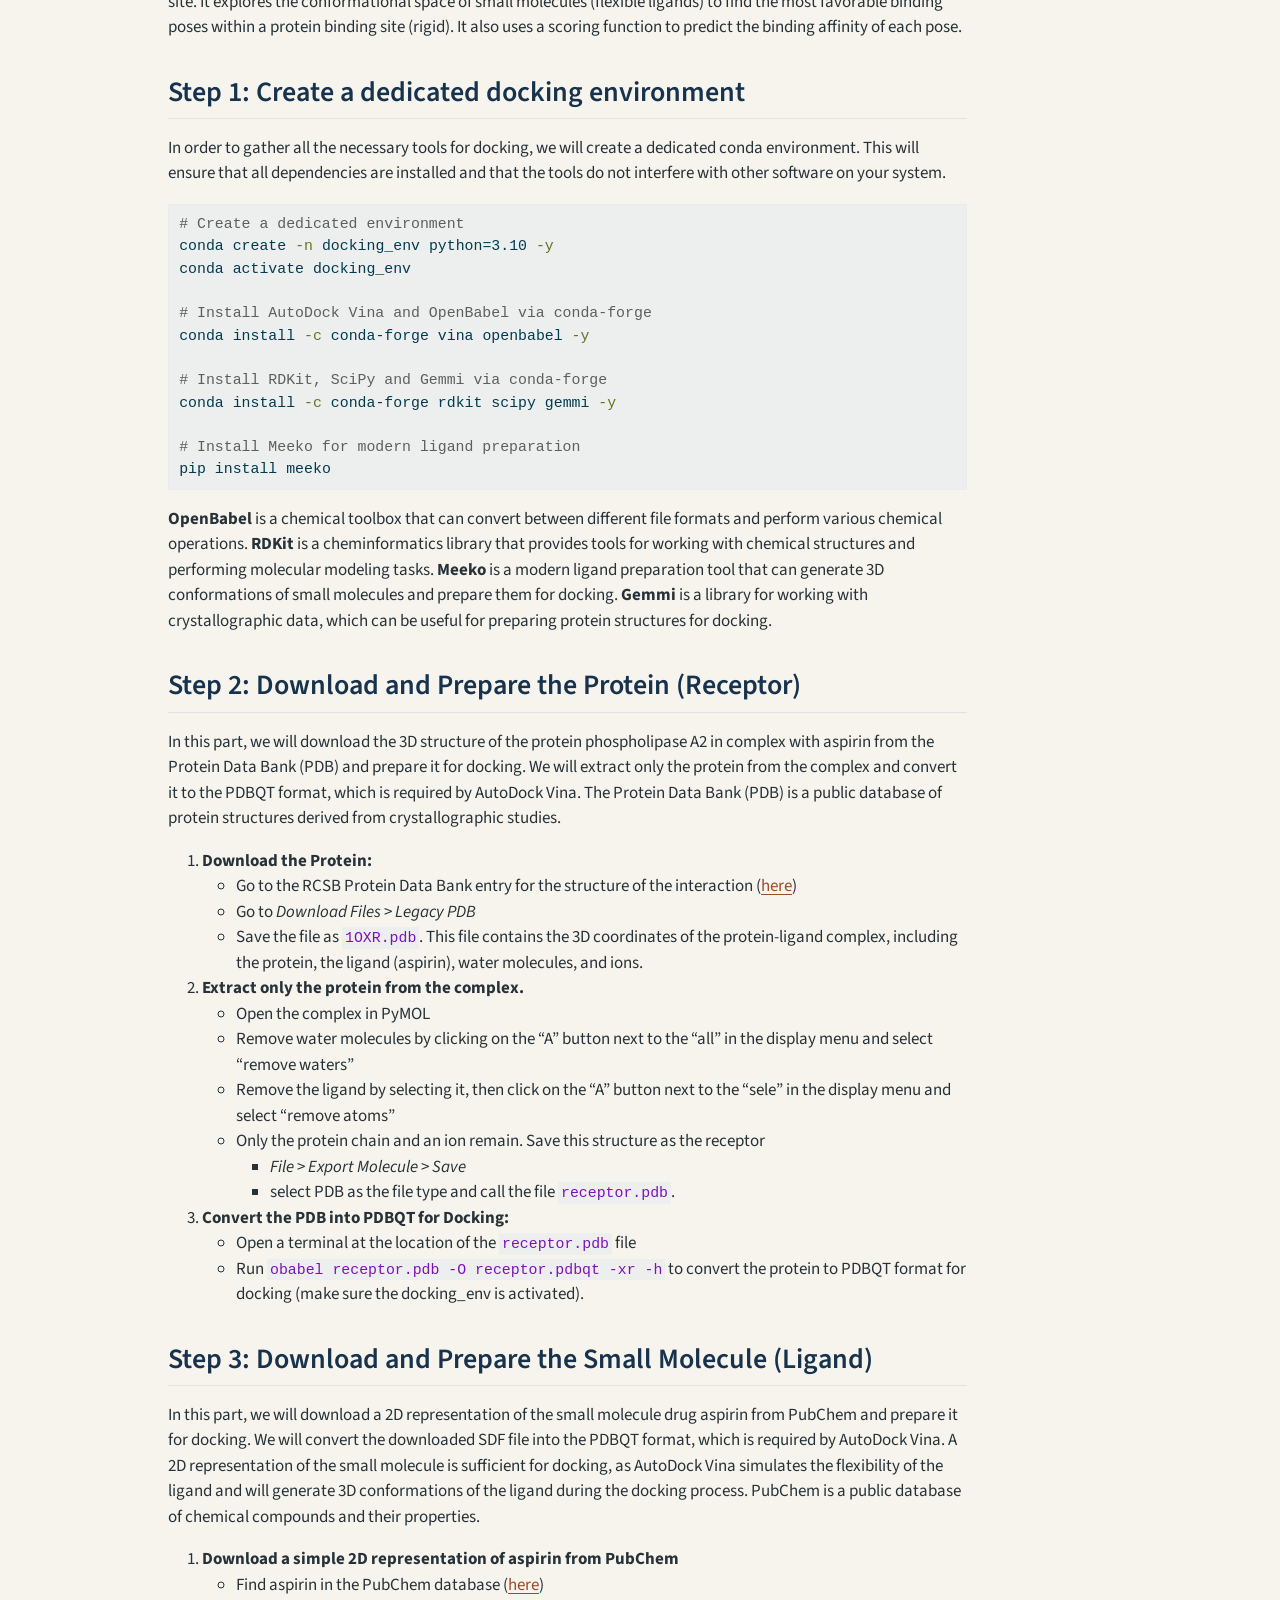
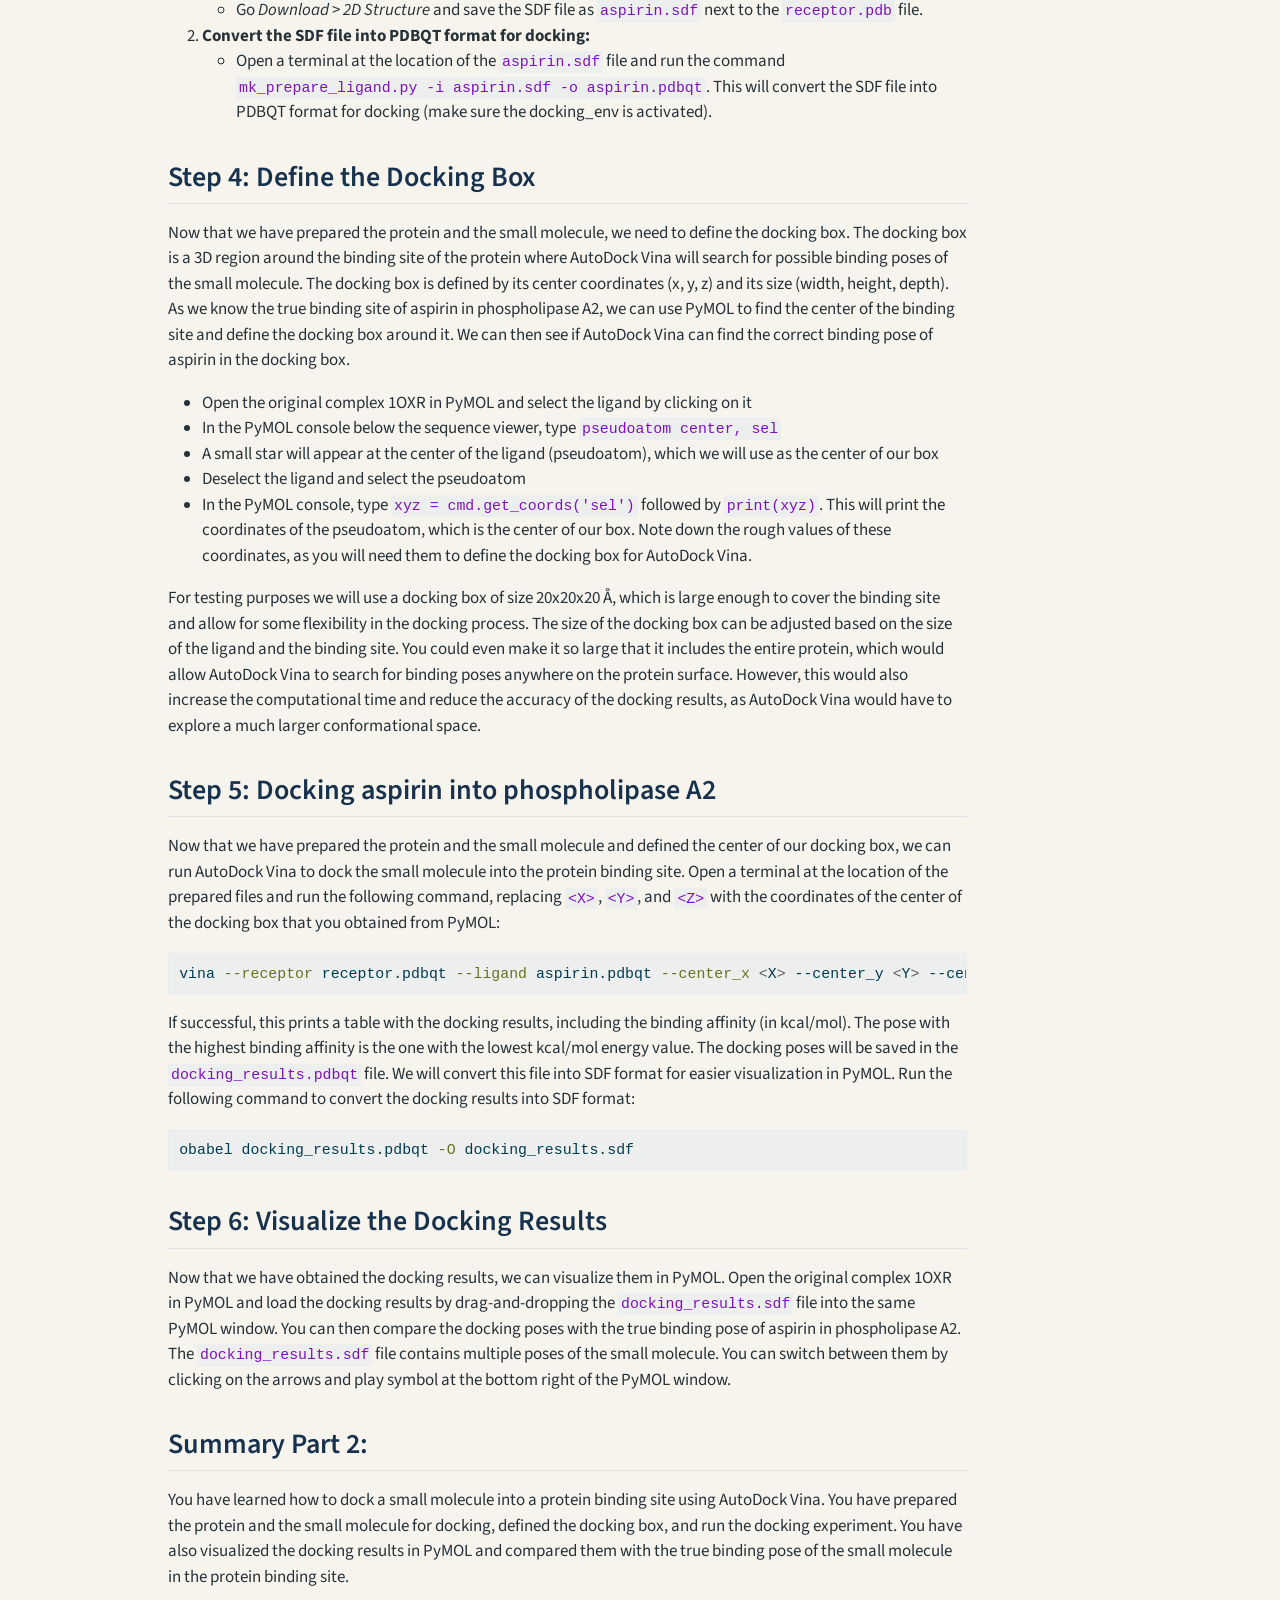
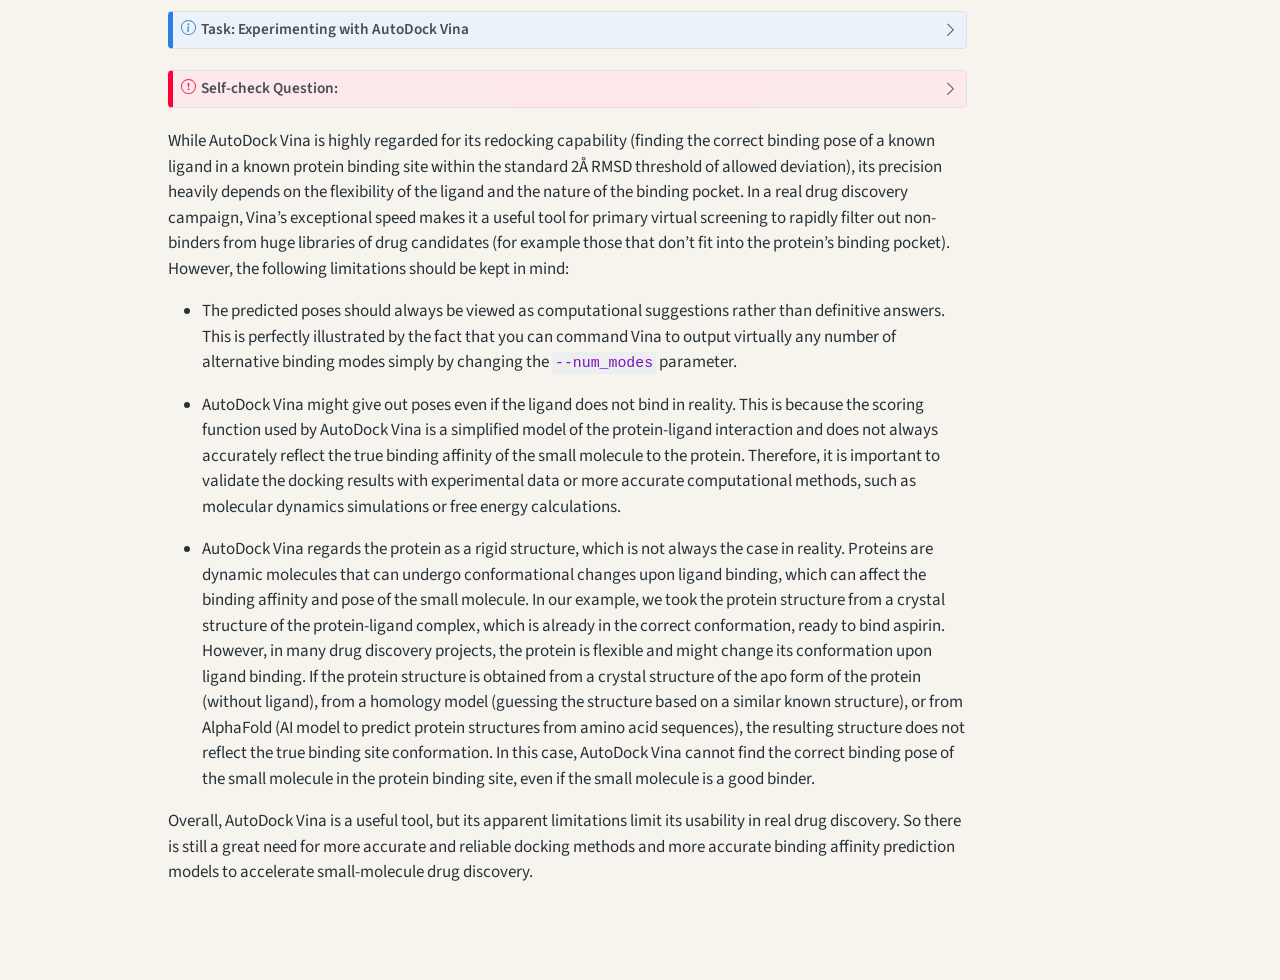
<file: module-1.html>
<!DOCTYPE html>
<html xmlns="http://www.w3.org/1999/xhtml" lang="en" xml:lang="en"><head>

<meta charset="utf-8">
<meta name="generator" content="quarto-1.8.27">

<meta name="viewport" content="width=device-width, initial-scale=1.0, user-scalable=yes">


<title>Track Module 1 – Master Thesis Lorena Queiroz</title>
<style>
code{white-space: pre-wrap;}
span.smallcaps{font-variant: small-caps;}
div.columns{display: flex; gap: min(4vw, 1.5em);}
div.column{flex: auto; overflow-x: auto;}
div.hanging-indent{margin-left: 1.5em; text-indent: -1.5em;}
ul.task-list{list-style: none;}
ul.task-list li input[type="checkbox"] {
  width: 0.8em;
  margin: 0 0.8em 0.2em -1em; /* quarto-specific, see https://github.com/quarto-dev/quarto-cli/issues/4556 */ 
  vertical-align: middle;
}
/* CSS for syntax highlighting */
html { -webkit-text-size-adjust: 100%; }
pre > code.sourceCode { white-space: pre; position: relative; }
pre > code.sourceCode > span { display: inline-block; line-height: 1.25; }
pre > code.sourceCode > span:empty { height: 1.2em; }
.sourceCode { overflow: visible; }
code.sourceCode > span { color: inherit; text-decoration: inherit; }
div.sourceCode { margin: 1em 0; }
pre.sourceCode { margin: 0; }
@media screen {
div.sourceCode { overflow: auto; }
}
@media print {
pre > code.sourceCode { white-space: pre-wrap; }
pre > code.sourceCode > span { text-indent: -5em; padding-left: 5em; }
}
pre.numberSource code
  { counter-reset: source-line 0; }
pre.numberSource code > span
  { position: relative; left: -4em; counter-increment: source-line; }
pre.numberSource code > span > a:first-child::before
  { content: counter(source-line);
    position: relative; left: -1em; text-align: right; vertical-align: baseline;
    border: none; display: inline-block;
    -webkit-touch-callout: none; -webkit-user-select: none;
    -khtml-user-select: none; -moz-user-select: none;
    -ms-user-select: none; user-select: none;
    padding: 0 4px; width: 4em;
  }
pre.numberSource { margin-left: 3em;  padding-left: 4px; }
div.sourceCode
  {   }
@media screen {
pre > code.sourceCode > span > a:first-child::before { text-decoration: underline; }
}
</style>


<script src="site_libs/quarto-nav/quarto-nav.js"></script>
<script src="site_libs/quarto-nav/headroom.min.js"></script>
<script src="site_libs/clipboard/clipboard.min.js"></script>
<script src="site_libs/quarto-search/autocomplete.umd.js"></script>
<script src="site_libs/quarto-search/fuse.min.js"></script>
<script src="site_libs/quarto-search/quarto-search.js"></script>
<meta name="quarto:offset" content="./">
<script src="site_libs/quarto-html/quarto.js" type="module"></script>
<script src="site_libs/quarto-html/tabsets/tabsets.js" type="module"></script>
<script src="site_libs/quarto-html/axe/axe-check.js" type="module"></script>
<script src="site_libs/quarto-html/popper.min.js"></script>
<script src="site_libs/quarto-html/tippy.umd.min.js"></script>
<script src="site_libs/quarto-html/anchor.min.js"></script>
<link href="site_libs/quarto-html/tippy.css" rel="stylesheet">
<link href="site_libs/quarto-html/quarto-syntax-highlighting-ed96de9b727972fe78a7b5d16c58bf87.css" rel="stylesheet" id="quarto-text-highlighting-styles">
<script src="site_libs/bootstrap/bootstrap.min.js"></script>
<link href="site_libs/bootstrap/bootstrap-icons.css" rel="stylesheet">
<link href="site_libs/bootstrap/bootstrap-d3ca90b6e268685fec58a3d62933d639.min.css" rel="stylesheet" append-hash="true" id="quarto-bootstrap" data-mode="light">
<script id="quarto-search-options" type="application/json">{
  "location": "navbar",
  "copy-button": false,
  "collapse-after": 3,
  "panel-placement": "end",
  "type": "overlay",
  "limit": 50,
  "keyboard-shortcut": [
    "f",
    "/",
    "s"
  ],
  "show-item-context": false,
  "language": {
    "search-no-results-text": "No results",
    "search-matching-documents-text": "matching documents",
    "search-copy-link-title": "Copy link to search",
    "search-hide-matches-text": "Hide additional matches",
    "search-more-match-text": "more match in this document",
    "search-more-matches-text": "more matches in this document",
    "search-clear-button-title": "Clear",
    "search-text-placeholder": "",
    "search-detached-cancel-button-title": "Cancel",
    "search-submit-button-title": "Submit",
    "search-label": "Search"
  }
}</script>
<style>html{ scroll-behavior: smooth; }</style>


<link rel="stylesheet" href="styles.css">
</head>

<body class="nav-fixed quarto-light">

<div id="quarto-search-results"></div>
  <header id="quarto-header" class="headroom fixed-top">
    <nav class="navbar navbar-expand-lg " data-bs-theme="dark">
      <div class="navbar-container container-fluid">
      <div class="navbar-brand-container mx-auto">
    <a class="navbar-brand" href="./index.html">
    <span class="navbar-title">Master Thesis Lorena Queiroz</span>
    </a>
  </div>
            <div id="quarto-search" class="" title="Search"></div>
          <button class="navbar-toggler" type="button" data-bs-toggle="collapse" data-bs-target="#navbarCollapse" aria-controls="navbarCollapse" role="menu" aria-expanded="false" aria-label="Toggle navigation" onclick="if (window.quartoToggleHeadroom) { window.quartoToggleHeadroom(); }">
  <span class="navbar-toggler-icon"></span>
</button>
          <div class="collapse navbar-collapse" id="navbarCollapse">
            <ul class="navbar-nav navbar-nav-scroll me-auto">
  <li class="nav-item">
    <a class="nav-link" href="./index.html"> 
<span class="menu-text">Introduction</span></a>
  </li>  
  <li class="nav-item">
    <a class="nav-link active" href="./module-1.html" aria-current="page"> 
<span class="menu-text">Track Module 1</span></a>
  </li>  
  <li class="nav-item">
    <a class="nav-link" href="./module-2.html"> 
<span class="menu-text">Track Module 2</span></a>
  </li>  
  <li class="nav-item">
    <a class="nav-link" href="./thesis.html"> 
<span class="menu-text">Master Thesis</span></a>
  </li>  
</ul>
          </div> <!-- /navcollapse -->
            <div class="quarto-navbar-tools">
</div>
      </div> <!-- /container-fluid -->
    </nav>
</header>
<!-- content -->
<div id="quarto-content" class="quarto-container page-columns page-rows-contents page-layout-article page-navbar">
<!-- sidebar -->
<!-- margin-sidebar -->
    <div id="quarto-margin-sidebar" class="sidebar margin-sidebar">
        <nav id="TOC" role="doc-toc" class="toc-active">
    <h2 id="toc-title">On this page</h2>
   
  <ul>
  <li><a href="#learning-objectives" id="toc-learning-objectives" class="nav-link active" data-scroll-target="#learning-objectives">Learning Objectives</a></li>
  <li><a href="#part-1-proteins-small-molecules-and-their-interaction-physics" id="toc-part-1-proteins-small-molecules-and-their-interaction-physics" class="nav-link" data-scroll-target="#part-1-proteins-small-molecules-and-their-interaction-physics">Part 1: Proteins, Small Molecules and their Interaction Physics</a>
  <ul class="collapse">
  <li><a href="#how-to-visualise-proteins-small-molecules-and-their-interactions" id="toc-how-to-visualise-proteins-small-molecules-and-their-interactions" class="nav-link" data-scroll-target="#how-to-visualise-proteins-small-molecules-and-their-interactions">How to visualise proteins, small molecules and their interactions</a></li>
  <li><a href="#protein-ligand-interaction-physics" id="toc-protein-ligand-interaction-physics" class="nav-link" data-scroll-target="#protein-ligand-interaction-physics">Protein-Ligand Interaction Physics</a></li>
  <li><a href="#summary-part-1" id="toc-summary-part-1" class="nav-link" data-scroll-target="#summary-part-1">Summary Part 1:</a></li>
  </ul></li>
  <li><a href="#part-2-docking-a-small-molecule-into-a-protein-binding-site" id="toc-part-2-docking-a-small-molecule-into-a-protein-binding-site" class="nav-link" data-scroll-target="#part-2-docking-a-small-molecule-into-a-protein-binding-site">Part 2: Docking a Small Molecule into a Protein Binding Site</a>
  <ul class="collapse">
  <li><a href="#docking-aspirin-into-phospholipase-a2" id="toc-docking-aspirin-into-phospholipase-a2" class="nav-link" data-scroll-target="#docking-aspirin-into-phospholipase-a2">Docking aspirin into phospholipase A2</a></li>
  <li><a href="#step-1-create-a-dedicated-docking-environment" id="toc-step-1-create-a-dedicated-docking-environment" class="nav-link" data-scroll-target="#step-1-create-a-dedicated-docking-environment">Step 1: Create a dedicated docking environment</a></li>
  <li><a href="#step-2-download-and-prepare-the-protein-receptor" id="toc-step-2-download-and-prepare-the-protein-receptor" class="nav-link" data-scroll-target="#step-2-download-and-prepare-the-protein-receptor">Step 2: Download and Prepare the Protein (Receptor)</a></li>
  <li><a href="#step-3-download-and-prepare-the-small-molecule-ligand" id="toc-step-3-download-and-prepare-the-small-molecule-ligand" class="nav-link" data-scroll-target="#step-3-download-and-prepare-the-small-molecule-ligand">Step 3: Download and Prepare the Small Molecule (Ligand)</a></li>
  <li><a href="#step-4-define-the-docking-box" id="toc-step-4-define-the-docking-box" class="nav-link" data-scroll-target="#step-4-define-the-docking-box">Step 4: Define the Docking Box</a></li>
  <li><a href="#step-5-docking-aspirin-into-phospholipase-a2" id="toc-step-5-docking-aspirin-into-phospholipase-a2" class="nav-link" data-scroll-target="#step-5-docking-aspirin-into-phospholipase-a2">Step 5: Docking aspirin into phospholipase A2</a></li>
  <li><a href="#step-6-visualize-the-docking-results" id="toc-step-6-visualize-the-docking-results" class="nav-link" data-scroll-target="#step-6-visualize-the-docking-results">Step 6: Visualize the Docking Results</a></li>
  <li><a href="#summary-part-2" id="toc-summary-part-2" class="nav-link" data-scroll-target="#summary-part-2">Summary Part 2:</a></li>
  </ul></li>
  </ul>
</nav>
    </div>
<!-- main -->
<main class="content" id="quarto-document-content">

<header id="title-block-header" class="quarto-title-block default">
<div class="quarto-title">
<h1 class="title">Track Module 1</h1>
</div>



<div class="quarto-title-meta">

    
  
    
  </div>
  


</header>


<section id="learning-objectives" class="level1">
<h1>Learning Objectives</h1>
<ol type="1">
<li>Familiarise yourself with the basic concepts of proteins, small molecules, and their interaction physics.</li>
<li>Learn how to visualise the 3D structures of proteins and small molecules and how such structures are obtained.</li>
<li>Dock a small molecule into a protein binding site and score the interaction with AutoDock Vina.</li>
<li>Critically evaluate the results of a docking experiment and understand the limitations of docking.</li>
</ol>
</section>
<section id="part-1-proteins-small-molecules-and-their-interaction-physics" class="level1">
<h1>Part 1: Proteins, Small Molecules and their Interaction Physics</h1>
<p>To understand the principles of drug discovery, it is important to understand the basic concepts of proteins, small molecules, and their interaction physics. Proteins are large biomolecules that perform a wide range of functions in living organisms, including catalyzing biochemical reactions, providing structural support, and regulating cellular processes. Therefore, they are the main targets for drug development. Small molecules, on the other hand, are low molecular weight compounds that are small enough to penetrate cell membranes and interact with proteins to modulate their activity. Therefore, small molecules are the main type of drugs used in modern medicine.</p>
<div class="callout callout-style-default callout-tip callout-titled" title="Self-Study: Proteins">
<div class="callout-header d-flex align-content-center collapsed" data-bs-toggle="collapse" data-bs-target=".callout-1-contents" aria-controls="callout-1" aria-expanded="false" aria-label="Toggle callout">
<div class="callout-icon-container">
<i class="callout-icon"></i>
</div>
<div class="callout-title-container flex-fill">
<span class="screen-reader-only">Tip</span>Self-Study: Proteins
</div>
<div class="callout-btn-toggle d-inline-block border-0 py-1 ps-1 pe-0 float-end"><i class="callout-toggle"></i></div>
</div>
<div id="callout-1" class="callout-1-contents callout-collapse collapse">
<div class="callout-body-container callout-body">
<ol type="1">
<li>Review how proteins are built from an <strong>amino acid sequence</strong>, how they fold into primary, secondary, tertiary and quaternary structures, and how their structure determines their function.</li>
<li>Read about how the 3D structures of proteins are determined experimentally (e.g., X-ray crystallography, NMR spectroscopy) or predicted computationally (e.g.&nbsp;2021 Breakthrough Paper <a href="https://www.nature.com/articles/s41586-021-03819-2">AlphaFold2</a>).</li>
</ol>
</div>
</div>
</div>
<div class="callout callout-style-default callout-tip callout-titled" title="Self-Study: Small Molecules">
<div class="callout-header d-flex align-content-center collapsed" data-bs-toggle="collapse" data-bs-target=".callout-2-contents" aria-controls="callout-2" aria-expanded="false" aria-label="Toggle callout">
<div class="callout-icon-container">
<i class="callout-icon"></i>
</div>
<div class="callout-title-container flex-fill">
<span class="screen-reader-only">Tip</span>Self-Study: Small Molecules
</div>
<div class="callout-btn-toggle d-inline-block border-0 py-1 ps-1 pe-0 float-end"><i class="callout-toggle"></i></div>
</div>
<div id="callout-2" class="callout-2-contents callout-collapse collapse">
<div class="callout-body-container callout-body">
<ol type="1">
<li>Review how drug-like small molecules are built from atoms, of which atoms they are composed and what functional groups they contain. Describe what makes a good drug-like small molecule (See <a href="https://en.wikipedia.org/wiki/Lipinski%27s_rule_of_five">Lipinski’s Rule of Five</a>).</li>
<li>Understand how small molecules can interact with proteins through various mechanisms, such as binding to active sites or allosteric sites.</li>
<li>Read about how small molecules can be represented in text format (e.g.&nbsp;Simplified Molecular-Input Line-Entry System <a href="https://en.wikipedia.org/wiki/Simplified_molecular-input_line-entry_system">SMILES</a>).</li>
</ol>
</div>
</div>
</div>
<section id="how-to-visualise-proteins-small-molecules-and-their-interactions" class="level2">
<h2 class="anchored" data-anchor-id="how-to-visualise-proteins-small-molecules-and-their-interactions">How to visualise proteins, small molecules and their interactions</h2>
<p>Structural bioinformaticians often use <a href="https://pymol.org/2/">PyMOL</a> to visualise the 3D structures of proteins and small molecules. PyMOL is a powerful molecular visualization tool that allows users to manipulate and analyze molecular structures in three dimensions. It can be used to visualize protein-ligand interactions, identify binding sites, and generate publication-quality images of molecular structures.</p>
<div class="callout callout-style-default callout-note callout-titled" title="Task: Visualizing 3D Structures">
<div class="callout-header d-flex align-content-center collapsed" data-bs-toggle="collapse" data-bs-target=".callout-3-contents" aria-controls="callout-3" aria-expanded="false" aria-label="Toggle callout">
<div class="callout-icon-container">
<i class="callout-icon"></i>
</div>
<div class="callout-title-container flex-fill">
<span class="screen-reader-only">Note</span>Task: Visualizing 3D Structures
</div>
<div class="callout-btn-toggle d-inline-block border-0 py-1 ps-1 pe-0 float-end"><i class="callout-toggle"></i></div>
</div>
<div id="callout-3" class="callout-3-contents callout-collapse collapse">
<div class="callout-body-container callout-body">
<ol type="1">
<li>Apply for a free student license of PyMOL at <a href="https://www.pymol.org/buy.html" class="uri">https://www.pymol.org/buy.html</a></li>
<li>Download and install PyMOL on your computer.</li>
<li>Use PyMOL to visualise the 3D structure of a protein-ligand complex of your choice. You can obtain the 3D structure from the Protein Data Bank (PDB) by searching for a specific protein or ligand and downloading the corresponding PDB file. Once you have the PDB file, you can open it in PyMOL and explore the protein-ligand interactions.</li>
<li>Alternatively, you can directly fetch the 3D structure of a protein-ligand complex from the PDB using the PDB ID (e.g., 1OXR) in PyMOL by running the command <code>fetch 1OXR</code> in the PyMOL command line.</li>
<li>Familiarise yourself with the basic functions of the PyMOL interface, such as rotating, zooming, and changing the representation of the molecules.
<ul>
<li>At the bottom right, you can toggle on the sequence viewer (S), which shows the amino acid sequence of the protein and allows you to select specific residues by clicking on them. It also shows the ligand(s) in the structure, as well as potential water molecules and ions.</li>
<li>You can select different parts of the protein or ligand by clicking on them in the PyMOL interface, which creates a selection (sele).</li>
<li>On the right side of the PyMOL interface, you can find the “Display” menu, which allows you to show (S) or hide (H) different representations, such as hiding the cartoon representation and instead showing the stick representation. You can also toggle on the display of an approximated surface.</li>
<li>These operations can be performed across the entire structure (all), on a specific part of the structure (e.g.&nbsp;1OXR) or on the current selection (sele).</li>
</ul></li>
</ol>
</div>
</div>
</div>
<div class="callout callout-style-default callout-important callout-titled" title="Self-check: HIV Protease">
<div class="callout-header d-flex align-content-center collapsed" data-bs-toggle="collapse" data-bs-target=".callout-4-contents" aria-controls="callout-4" aria-expanded="false" aria-label="Toggle callout">
<div class="callout-icon-container">
<i class="callout-icon"></i>
</div>
<div class="callout-title-container flex-fill">
<span class="screen-reader-only">Important</span>Self-check: HIV Protease
</div>
<div class="callout-btn-toggle d-inline-block border-0 py-1 ps-1 pe-0 float-end"><i class="callout-toggle"></i></div>
</div>
<div id="callout-4" class="callout-4-contents callout-collapse collapse">
<div class="callout-body-container callout-body">
<p>Use PyMOL to visualise the 3D structure of a HIV protease-ligand complex (3O9I). Note that the protein is a homodimer, meaning it consists of two identical subunits. The ligand is a small molecule inhibitor that binds to the active site of the protease in between the two subunits. Use PyMOL to explore the protein-ligand interaction. Select the two protein chains in the sequence viewer and toggle on the surface view to see how the ligand fits into the active site.</p>
</div>
</div>
</div>
</section>
<section id="protein-ligand-interaction-physics" class="level2">
<h2 class="anchored" data-anchor-id="protein-ligand-interaction-physics">Protein-Ligand Interaction Physics</h2>
<p>Small molecule drugs generally work by binding to a specific protein target and modulating its activity. This binding is mediated by a combination of <strong>non-covalent</strong> interactions, meaning there are no covalent bonds formed between the protein and the small molecule. The interactions include:</p>
<ul>
<li>hydrogen bonding</li>
<li>van der Waals forces</li>
<li>electrostatic interactions (potentially involving ions)</li>
<li>hydrophobic interactions</li>
<li>pi-pi stacking interactions</li>
<li>cation-pi interactions</li>
<li>water-mediated interactions</li>
</ul>
<p>Understanding these interactions is crucial for designing effective drugs. The more interactions a small molecule can form with a protein, the stronger the binding affinity will be. There are tools that can predict the non-covalent interactions between a protein and a small molecule from their 3D structures, such as <a href="https://plip-tool.biotec.tu-dresden.de/plip-web/plip/index">PLIP</a>.</p>
<div class="callout callout-style-default callout-tip callout-titled" title="Self-Study: Non-Covalent Interactions">
<div class="callout-header d-flex align-content-center collapsed" data-bs-toggle="collapse" data-bs-target=".callout-5-contents" aria-controls="callout-5" aria-expanded="false" aria-label="Toggle callout">
<div class="callout-icon-container">
<i class="callout-icon"></i>
</div>
<div class="callout-title-container flex-fill">
<span class="screen-reader-only">Tip</span>Self-Study: Non-Covalent Interactions
</div>
<div class="callout-btn-toggle d-inline-block border-0 py-1 ps-1 pe-0 float-end"><i class="callout-toggle"></i></div>
</div>
<div id="callout-5" class="callout-5-contents callout-collapse collapse">
<div class="callout-body-container callout-body">
<ol type="1">
<li>Briefly read about the different types of non-covalent interactions and when they are formed</li>
</ol>
</div>
</div>
</div>
<div class="callout callout-style-default callout-note callout-titled" title="Task: Visualizing 3D Structures">
<div class="callout-header d-flex align-content-center collapsed" data-bs-toggle="collapse" data-bs-target=".callout-6-contents" aria-controls="callout-6" aria-expanded="false" aria-label="Toggle callout">
<div class="callout-icon-container">
<i class="callout-icon"></i>
</div>
<div class="callout-title-container flex-fill">
<span class="screen-reader-only">Note</span>Task: Visualizing 3D Structures
</div>
<div class="callout-btn-toggle d-inline-block border-0 py-1 ps-1 pe-0 float-end"><i class="callout-toggle"></i></div>
</div>
<div id="callout-6" class="callout-6-contents callout-collapse collapse">
<div class="callout-body-container callout-body">
<ol type="1">
<li>Use the <a href="https://plip-tool.biotec.tu-dresden.de/plip-web/plip/index">PLIP</a> tool to analyze the non-covalent interactions between a protein and a small molecule of your choice. On the website, you can directly enter the PDB ID of a protein-ligand complex from the Protein Data Bank (e.g.&nbsp;1OXR, or 3O9I).</li>
<li>You can download the PLIP results as a PyMOL session for each small molecule in the structure. You can then open the PyMOL session to visualize the non-covalent interactions between the protein and the small molecule.</li>
<li>Note that the HIV-protease inhibitor in 3O9I forms a water bridge with a water molecule in the active site of the protease. This water-mediated interaction is important for the binding affinity of the inhibitor, stabilizing the interaction and lowering its overall energy.</li>
</ol>
</div>
</div>
</div>
</section>
<section id="summary-part-1" class="level2">
<h2 class="anchored" data-anchor-id="summary-part-1">Summary Part 1:</h2>
<p>You have learned about the basic concepts of proteins, small molecules, and their interaction physics. You have also learned how to visualise the 3D structures of proteins and small molecules and how such structures are obtained. You have studied how to analyze the non-covalent interactions between a protein and a small molecule using the PLIP tool.</p>
<div class="callout callout-style-default callout-important callout-titled" title="Self-check: 3D Structures">
<div class="callout-header d-flex align-content-center collapsed" data-bs-toggle="collapse" data-bs-target=".callout-7-contents" aria-controls="callout-7" aria-expanded="false" aria-label="Toggle callout">
<div class="callout-icon-container">
<i class="callout-icon"></i>
</div>
<div class="callout-title-container flex-fill">
<span class="screen-reader-only">Important</span>Self-check: 3D Structures
</div>
<div class="callout-btn-toggle d-inline-block border-0 py-1 ps-1 pe-0 float-end"><i class="callout-toggle"></i></div>
</div>
<div id="callout-7" class="callout-7-contents callout-collapse collapse">
<div class="callout-body-container callout-body">
<p>Why is the 3D structure of a protein important for drug design? Think about why it is important to know the 3D structure of a protein when designing drugs that target it. Why do models that predict the binding affinity of a small molecule to a protein usually rely on the 3D structure of the protein-ligand interaction? What speaks against using the protein sequence and the small molecule string representation (e.g., SMILES) as input for such models?</p>
</div>
</div>
</div>
<div class="callout callout-style-default callout-important callout-titled" title="Self-check: What makes a good small-molecule drug?">
<div class="callout-header d-flex align-content-center collapsed" data-bs-toggle="collapse" data-bs-target=".callout-8-contents" aria-controls="callout-8" aria-expanded="false" aria-label="Toggle callout">
<div class="callout-icon-container">
<i class="callout-icon"></i>
</div>
<div class="callout-title-container flex-fill">
<span class="screen-reader-only">Important</span>Self-check: What makes a good small-molecule drug?
</div>
<div class="callout-btn-toggle d-inline-block border-0 py-1 ps-1 pe-0 float-end"><i class="callout-toggle"></i></div>
</div>
<div id="callout-8" class="callout-8-contents callout-collapse collapse">
<div class="callout-body-container callout-body">
<p>You have read about the general properties of small molecules that make them good drug candidates and also about the non-covalent interactions that are important for protein-ligand binding. Summarise the properties of a good small-molecule drug that binds to a specific protein target with high affinity: Can you see a trade-off?</p>
</div>
</div>
</div>
</section>
</section>
<section id="part-2-docking-a-small-molecule-into-a-protein-binding-site" class="level1">
<h1>Part 2: Docking a Small Molecule into a Protein Binding Site</h1>
<p>Docking is a computational method that predicts the preferred orientation of a small molecule when it binds to a protein target structure. It takes a small molecule and a protein structure as input and generates a set of possible binding poses for the small molecule in the protein binding site. In this process, the small molecule is treated as a flexible ligand that can rotate, translate, and adopt different conformations, while the protein is usually treated as a rigid receptor (protein atoms cannot move and are fixed in space). The docking algorithm then evaluates each pose based on a scoring function that estimates the binding affinity. This affinity is represented by an energy value in kcal/mol, where lower values mean the pose has higher affinity (is more stable due to its low energy). The output of a docking experiment is a ranked list of poses, with the highest-scoring pose being the most likely binding mode.</p>
<div class="quarto-figure quarto-figure-center">
<figure class="figure">
<p><img src="images/docking.gif" class="img-fluid figure-img"></p>
<figcaption>A docking algorithm explores the conformational space of a small molecule and identifies the most favorable binding poses to a given (rigid) protein</figcaption>
</figure>
</div>
<section id="docking-aspirin-into-phospholipase-a2" class="level2">
<h2 class="anchored" data-anchor-id="docking-aspirin-into-phospholipase-a2">Docking aspirin into phospholipase A2</h2>
<p>In this section, we will perform a docking experiment using AutoDock Vina to dock the small molecule drug aspirin into the binding site of the protein phospholipase A2. We will use the 3D structures of the protein and a 2D representation of the small molecule as input for the docking experiment. As we know the true binding site and conformation of aspirin in phospholipase A2 from crystallization studies, we can compare the docking results to the known binding mode and evaluate the accuracy of the docking experiment (if it has found the correct binding pose of aspirin in phospholipase A2).</p>
<p><strong>AutoDock Vina</strong> (<a href="https://pmc.ncbi.nlm.nih.gov/articles/PMC3041641/">Paper</a>) is a popular open-source docking software that docks small molecules to a protein binding site. It explores the conformational space of small molecules (flexible ligands) to find the most favorable binding poses within a protein binding site (rigid). It also uses a scoring function to predict the binding affinity of each pose.</p>
</section>
<section id="step-1-create-a-dedicated-docking-environment" class="level2">
<h2 class="anchored" data-anchor-id="step-1-create-a-dedicated-docking-environment">Step 1: Create a dedicated docking environment</h2>
<p>In order to gather all the necessary tools for docking, we will create a dedicated conda environment. This will ensure that all dependencies are installed and that the tools do not interfere with other software on your system.</p>
<div class="code-copy-outer-scaffold"><div class="sourceCode" id="cb1"><pre class="sourceCode bash code-with-copy"><code class="sourceCode bash"><span id="cb1-1"><a href="#cb1-1" aria-hidden="true" tabindex="-1"></a><span class="co"># Create a dedicated environment</span></span>
<span id="cb1-2"><a href="#cb1-2" aria-hidden="true" tabindex="-1"></a><span class="ex">conda</span> create <span class="at">-n</span> docking_env python=3.10 <span class="at">-y</span></span>
<span id="cb1-3"><a href="#cb1-3" aria-hidden="true" tabindex="-1"></a><span class="ex">conda</span> activate docking_env</span>
<span id="cb1-4"><a href="#cb1-4" aria-hidden="true" tabindex="-1"></a></span>
<span id="cb1-5"><a href="#cb1-5" aria-hidden="true" tabindex="-1"></a><span class="co"># Install AutoDock Vina and OpenBabel via conda-forge</span></span>
<span id="cb1-6"><a href="#cb1-6" aria-hidden="true" tabindex="-1"></a><span class="ex">conda</span> install <span class="at">-c</span> conda-forge vina openbabel <span class="at">-y</span></span>
<span id="cb1-7"><a href="#cb1-7" aria-hidden="true" tabindex="-1"></a></span>
<span id="cb1-8"><a href="#cb1-8" aria-hidden="true" tabindex="-1"></a><span class="co"># Install RDKit, SciPy and Gemmi via conda-forge</span></span>
<span id="cb1-9"><a href="#cb1-9" aria-hidden="true" tabindex="-1"></a><span class="ex">conda</span> install <span class="at">-c</span> conda-forge rdkit scipy gemmi <span class="at">-y</span></span>
<span id="cb1-10"><a href="#cb1-10" aria-hidden="true" tabindex="-1"></a></span>
<span id="cb1-11"><a href="#cb1-11" aria-hidden="true" tabindex="-1"></a><span class="co"># Install Meeko for modern ligand preparation</span></span>
<span id="cb1-12"><a href="#cb1-12" aria-hidden="true" tabindex="-1"></a><span class="ex">pip</span> install meeko</span></code></pre></div><button title="Copy to Clipboard" class="code-copy-button"><i class="bi"></i></button></div>
<p><strong>OpenBabel</strong> is a chemical toolbox that can convert between different file formats and perform various chemical operations. <strong>RDKit</strong> is a cheminformatics library that provides tools for working with chemical structures and performing molecular modeling tasks. <strong>Meeko</strong> is a modern ligand preparation tool that can generate 3D conformations of small molecules and prepare them for docking. <strong>Gemmi</strong> is a library for working with crystallographic data, which can be useful for preparing protein structures for docking.</p>
</section>
<section id="step-2-download-and-prepare-the-protein-receptor" class="level2">
<h2 class="anchored" data-anchor-id="step-2-download-and-prepare-the-protein-receptor">Step 2: Download and Prepare the Protein (Receptor)</h2>
<p>In this part, we will download the 3D structure of the protein phospholipase A2 in complex with aspirin from the Protein Data Bank (PDB) and prepare it for docking. We will extract only the protein from the complex and convert it to the PDBQT format, which is required by AutoDock Vina. The Protein Data Bank (PDB) is a public database of protein structures derived from crystallographic studies.</p>
<ol type="1">
<li><strong>Download the Protein:</strong>
<ul>
<li>Go to the RCSB Protein Data Bank entry for the structure of the interaction (<a href="https://www.rcsb.org/structure/1OXR">here</a>)</li>
<li>Go to <em>Download Files</em> &gt; <em>Legacy PDB</em></li>
<li>Save the file as <code>1OXR.pdb</code>. This file contains the 3D coordinates of the protein-ligand complex, including the protein, the ligand (aspirin), water molecules, and ions.</li>
</ul></li>
<li><strong>Extract only the protein from the complex.</strong>
<ul>
<li>Open the complex in PyMOL</li>
<li>Remove water molecules by clicking on the “A” button next to the “all” in the display menu and select “remove waters”</li>
<li>Remove the ligand by selecting it, then click on the “A” button next to the “sele” in the display menu and select “remove atoms”</li>
<li>Only the protein chain and an ion remain. Save this structure as the receptor
<ul>
<li><em>File</em> &gt; <em>Export Molecule</em> &gt; <em>Save</em></li>
<li>select PDB as the file type and call the file <code>receptor.pdb</code>.</li>
</ul></li>
</ul></li>
<li><strong>Convert the PDB into PDBQT for Docking:</strong>
<ul>
<li>Open a terminal at the location of the <code>receptor.pdb</code> file</li>
<li>Run <code>obabel receptor.pdb -O receptor.pdbqt -xr -h</code> to convert the protein to PDBQT format for docking (make sure the docking_env is activated).</li>
</ul></li>
</ol>
</section>
<section id="step-3-download-and-prepare-the-small-molecule-ligand" class="level2">
<h2 class="anchored" data-anchor-id="step-3-download-and-prepare-the-small-molecule-ligand">Step 3: Download and Prepare the Small Molecule (Ligand)</h2>
<p>In this part, we will download a 2D representation of the small molecule drug aspirin from PubChem and prepare it for docking. We will convert the downloaded SDF file into the PDBQT format, which is required by AutoDock Vina. A 2D representation of the small molecule is sufficient for docking, as AutoDock Vina simulates the flexibility of the ligand and will generate 3D conformations of the ligand during the docking process. PubChem is a public database of chemical compounds and their properties.</p>
<ol type="1">
<li><strong>Download a simple 2D representation of aspirin from PubChem</strong>
<ul>
<li>Find aspirin in the PubChem database (<a href="https://pubchem.ncbi.nlm.nih.gov/compound/2244">here</a>)</li>
<li>Go <em>Download</em> &gt; <em>2D Structure</em> and save the SDF file as <code>aspirin.sdf</code> next to the <code>receptor.pdb</code> file.</li>
</ul></li>
<li><strong>Convert the SDF file into PDBQT format for docking:</strong>
<ul>
<li>Open a terminal at the location of the <code>aspirin.sdf</code> file and run the command <code>mk_prepare_ligand.py -i aspirin.sdf -o aspirin.pdbqt</code>. This will convert the SDF file into PDBQT format for docking (make sure the docking_env is activated).</li>
</ul></li>
</ol>
</section>
<section id="step-4-define-the-docking-box" class="level2">
<h2 class="anchored" data-anchor-id="step-4-define-the-docking-box">Step 4: Define the Docking Box</h2>
<p>Now that we have prepared the protein and the small molecule, we need to define the docking box. The docking box is a 3D region around the binding site of the protein where AutoDock Vina will search for possible binding poses of the small molecule. The docking box is defined by its center coordinates (x, y, z) and its size (width, height, depth). As we know the true binding site of aspirin in phospholipase A2, we can use PyMOL to find the center of the binding site and define the docking box around it. We can then see if AutoDock Vina can find the correct binding pose of aspirin in the docking box.</p>
<ul>
<li>Open the original complex 1OXR in PyMOL and select the ligand by clicking on it</li>
<li>In the PyMOL console below the sequence viewer, type <code>pseudoatom center, sel</code></li>
<li>A small star will appear at the center of the ligand (pseudoatom), which we will use as the center of our box</li>
<li>Deselect the ligand and select the pseudoatom</li>
<li>In the PyMOL console, type <code>xyz = cmd.get_coords('sel')</code> followed by <code>print(xyz)</code>. This will print the coordinates of the pseudoatom, which is the center of our box. Note down the rough values of these coordinates, as you will need them to define the docking box for AutoDock Vina.</li>
</ul>
<p>For testing purposes we will use a docking box of size 20x20x20 Å, which is large enough to cover the binding site and allow for some flexibility in the docking process. The size of the docking box can be adjusted based on the size of the ligand and the binding site. You could even make it so large that it includes the entire protein, which would allow AutoDock Vina to search for binding poses anywhere on the protein surface. However, this would also increase the computational time and reduce the accuracy of the docking results, as AutoDock Vina would have to explore a much larger conformational space.</p>
</section>
<section id="step-5-docking-aspirin-into-phospholipase-a2" class="level2">
<h2 class="anchored" data-anchor-id="step-5-docking-aspirin-into-phospholipase-a2">Step 5: Docking aspirin into phospholipase A2</h2>
<p>Now that we have prepared the protein and the small molecule and defined the center of our docking box, we can run AutoDock Vina to dock the small molecule into the protein binding site. Open a terminal at the location of the prepared files and run the following command, replacing <code>&lt;X&gt;</code>, <code>&lt;Y&gt;</code>, and <code>&lt;Z&gt;</code> with the coordinates of the center of the docking box that you obtained from PyMOL:</p>
<div class="code-copy-outer-scaffold"><div class="sourceCode" id="cb2"><pre class="sourceCode bash code-with-copy"><code class="sourceCode bash"><span id="cb2-1"><a href="#cb2-1" aria-hidden="true" tabindex="-1"></a><span class="ex">vina</span> <span class="at">--receptor</span> receptor.pdbqt <span class="at">--ligand</span> aspirin.pdbqt <span class="at">--center_x</span> <span class="op">&lt;</span>X<span class="op">&gt;</span> --center_y <span class="op">&lt;</span>Y<span class="op">&gt;</span> --center_z <span class="op">&lt;</span>Z<span class="op">&gt;</span> --size_x 20.0 <span class="at">--size_y</span> 20.0 <span class="at">--size_z</span> 20.0 <span class="at">--out</span> docking_results.pdbqt <span class="at">--exhaustiveness</span> 32</span></code></pre></div><button title="Copy to Clipboard" class="code-copy-button"><i class="bi"></i></button></div>
<p>If successful, this prints a table with the docking results, including the binding affinity (in kcal/mol). The pose with the highest binding affinity is the one with the lowest kcal/mol energy value. The docking poses will be saved in the <code>docking_results.pdbqt</code> file. We will convert this file into SDF format for easier visualization in PyMOL. Run the following command to convert the docking results into SDF format:</p>
<div class="code-copy-outer-scaffold"><div class="sourceCode" id="cb3"><pre class="sourceCode bash code-with-copy"><code class="sourceCode bash"><span id="cb3-1"><a href="#cb3-1" aria-hidden="true" tabindex="-1"></a><span class="ex">obabel</span> docking_results.pdbqt <span class="at">-O</span> docking_results.sdf</span></code></pre></div><button title="Copy to Clipboard" class="code-copy-button"><i class="bi"></i></button></div>
</section>
<section id="step-6-visualize-the-docking-results" class="level2">
<h2 class="anchored" data-anchor-id="step-6-visualize-the-docking-results">Step 6: Visualize the Docking Results</h2>
<p>Now that we have obtained the docking results, we can visualize them in PyMOL. Open the original complex 1OXR in PyMOL and load the docking results by drag-and-dropping the <code>docking_results.sdf</code> file into the same PyMOL window. You can then compare the docking poses with the true binding pose of aspirin in phospholipase A2. The <code>docking_results.sdf</code> file contains multiple poses of the small molecule. You can switch between them by clicking on the arrows and play symbol at the bottom right of the PyMOL window.</p>
</section>
<section id="summary-part-2" class="level2">
<h2 class="anchored" data-anchor-id="summary-part-2">Summary Part 2:</h2>
<p>You have learned how to dock a small molecule into a protein binding site using AutoDock Vina. You have prepared the protein and the small molecule for docking, defined the docking box, and run the docking experiment. You have also visualized the docking results in PyMOL and compared them with the true binding pose of the small molecule in the protein binding site.</p>
<div class="callout callout-style-default callout-note callout-titled" title="Task: Experimenting with AutoDock Vina">
<div class="callout-header d-flex align-content-center collapsed" data-bs-toggle="collapse" data-bs-target=".callout-9-contents" aria-controls="callout-9" aria-expanded="false" aria-label="Toggle callout">
<div class="callout-icon-container">
<i class="callout-icon"></i>
</div>
<div class="callout-title-container flex-fill">
<span class="screen-reader-only">Note</span>Task: Experimenting with AutoDock Vina
</div>
<div class="callout-btn-toggle d-inline-block border-0 py-1 ps-1 pe-0 float-end"><i class="callout-toggle"></i></div>
</div>
<div id="callout-9" class="callout-9-contents callout-collapse collapse">
<div class="callout-body-container callout-body">
<p>If your docking experiment was not able to find the correct binding pose of aspirin in phospholipase A2, you can try to adjust the docking parameters and run the docking experiment again. You can try to change the size of the docking box, the exhaustiveness of the search, or the number of binding poses to generate. You can also try to dock a different small molecule into the same protein binding site or a different protein-ligand complex. Here an overview of the most important parameters of AutoDock Vina:</p>
<ul>
<li><code>--receptor</code>: The path to the prepared protein file in PDBQT format.</li>
<li><code>--ligand</code>: The path to the prepared small molecule file in PDBQT format</li>
<li><code>--center_x</code>, <code>--center_y</code>, <code>--center_z</code>: The coordinates of the center of the docking box</li>
<li><code>--size_x</code>, <code>--size_y</code>, <code>--size_z</code>: The size of the docking box in Ångströms</li>
<li><code>--out</code>: The path to the output file where the docking results will be saved in PDBQT format</li>
<li><code>--exhaustiveness</code>: The number of independent runs that AutoDock Vina will perform to explore the conformational space of the ligand. A higher value increases the accuracy of the docking results but also increases the computational time.</li>
<li><code>--num_modes</code>: The number of binding poses to generate. The default is 9.</li>
</ul>
</div>
</div>
</div>
<div class="callout callout-style-default callout-important callout-titled" title="Self-check Question:">
<div class="callout-header d-flex align-content-center collapsed" data-bs-toggle="collapse" data-bs-target=".callout-10-contents" aria-controls="callout-10" aria-expanded="false" aria-label="Toggle callout">
<div class="callout-icon-container">
<i class="callout-icon"></i>
</div>
<div class="callout-title-container flex-fill">
<span class="screen-reader-only">Important</span>Self-check Question:
</div>
<div class="callout-btn-toggle d-inline-block border-0 py-1 ps-1 pe-0 float-end"><i class="callout-toggle"></i></div>
</div>
<div id="callout-10" class="callout-10-contents callout-collapse collapse">
<div class="callout-body-container callout-body">
<p>You have experienced the precision of AutoDock Vina in docking a small-molecule drug into a protein binding site. Are you convinced that this tool is useful for drug discovery? Imagine you have a new protein target that is associated with cancer and you want to find a small molecule that can bind to it and inhibit its activity. You could download any small molecule from PubChem or similar databases to build your own small-molecule drug candidate library. Then you let AutoDock Vina dock the molecules in your library against the protein target and you select the one that has the best binding affinity (lowest energy). Do you think you will be able to pick the best small molecule from your library that binds to the protein target?</p>
</div>
</div>
</div>
<p>While AutoDock Vina is highly regarded for its redocking capability (finding the correct binding pose of a known ligand in a known protein binding site within the standard 2Å RMSD threshold of allowed deviation), its precision heavily depends on the flexibility of the ligand and the nature of the binding pocket. In a real drug discovery campaign, Vina’s exceptional speed makes it a useful tool for primary virtual screening to rapidly filter out non-binders from huge libraries of drug candidates (for example those that don’t fit into the protein’s binding pocket). However, the following limitations should be kept in mind:</p>
<ul>
<li><p>The predicted poses should always be viewed as computational suggestions rather than definitive answers. This is perfectly illustrated by the fact that you can command Vina to output virtually any number of alternative binding modes simply by changing the <code>--num_modes</code> parameter.</p></li>
<li><p>AutoDock Vina might give out poses even if the ligand does not bind in reality. This is because the scoring function used by AutoDock Vina is a simplified model of the protein-ligand interaction and does not always accurately reflect the true binding affinity of the small molecule to the protein. Therefore, it is important to validate the docking results with experimental data or more accurate computational methods, such as molecular dynamics simulations or free energy calculations.</p></li>
<li><p>AutoDock Vina regards the protein as a rigid structure, which is not always the case in reality. Proteins are dynamic molecules that can undergo conformational changes upon ligand binding, which can affect the binding affinity and pose of the small molecule. In our example, we took the protein structure from a crystal structure of the protein-ligand complex, which is already in the correct conformation, ready to bind aspirin. However, in many drug discovery projects, the protein is flexible and might change its conformation upon ligand binding. If the protein structure is obtained from a crystal structure of the apo form of the protein (without ligand), from a homology model (guessing the structure based on a similar known structure), or from AlphaFold (AI model to predict protein structures from amino acid sequences), the resulting structure does not reflect the true binding site conformation. In this case, AutoDock Vina cannot find the correct binding pose of the small molecule in the protein binding site, even if the small molecule is a good binder.</p></li>
</ul>
<p>Overall, AutoDock Vina is a useful tool, but its apparent limitations limit its usability in real drug discovery. So there is still a great need for more accurate and reliable docking methods and more accurate binding affinity prediction models to accelerate small-molecule drug discovery.</p>


</section>
</section>

</main> <!-- /main -->
<script id="quarto-html-after-body" type="application/javascript">
  window.document.addEventListener("DOMContentLoaded", function (event) {
    const icon = "";
    const anchorJS = new window.AnchorJS();
    anchorJS.options = {
      placement: 'right',
      icon: icon
    };
    anchorJS.add('.anchored');
    const isCodeAnnotation = (el) => {
      for (const clz of el.classList) {
        if (clz.startsWith('code-annotation-')) {                     
          return true;
        }
      }
      return false;
    }
    const onCopySuccess = function(e) {
      // button target
      const button = e.trigger;
      // don't keep focus
      button.blur();
      // flash "checked"
      button.classList.add('code-copy-button-checked');
      var currentTitle = button.getAttribute("title");
      button.setAttribute("title", "Copied!");
      let tooltip;
      if (window.bootstrap) {
        button.setAttribute("data-bs-toggle", "tooltip");
        button.setAttribute("data-bs-placement", "left");
        button.setAttribute("data-bs-title", "Copied!");
        tooltip = new bootstrap.Tooltip(button, 
          { trigger: "manual", 
            customClass: "code-copy-button-tooltip",
            offset: [0, -8]});
        tooltip.show();    
      }
      setTimeout(function() {
        if (tooltip) {
          tooltip.hide();
          button.removeAttribute("data-bs-title");
          button.removeAttribute("data-bs-toggle");
          button.removeAttribute("data-bs-placement");
        }
        button.setAttribute("title", currentTitle);
        button.classList.remove('code-copy-button-checked');
      }, 1000);
      // clear code selection
      e.clearSelection();
    }
    const getTextToCopy = function(trigger) {
      const outerScaffold = trigger.parentElement.cloneNode(true);
      const codeEl = outerScaffold.querySelector('code');
      for (const childEl of codeEl.children) {
        if (isCodeAnnotation(childEl)) {
          childEl.remove();
        }
      }
      return codeEl.innerText;
    }
    const clipboard = new window.ClipboardJS('.code-copy-button:not([data-in-quarto-modal])', {
      text: getTextToCopy
    });
    clipboard.on('success', onCopySuccess);
    if (window.document.getElementById('quarto-embedded-source-code-modal')) {
      const clipboardModal = new window.ClipboardJS('.code-copy-button[data-in-quarto-modal]', {
        text: getTextToCopy,
        container: window.document.getElementById('quarto-embedded-source-code-modal')
      });
      clipboardModal.on('success', onCopySuccess);
    }
      var localhostRegex = new RegExp(/^(?:http|https):\/\/localhost\:?[0-9]*\//);
      var mailtoRegex = new RegExp(/^mailto:/);
        var filterRegex = new RegExp("https:\/\/DavidGraber\.github\.io\/MasterThesisLorenaQueiroz\/");
      var isInternal = (href) => {
          return filterRegex.test(href) || localhostRegex.test(href) || mailtoRegex.test(href);
      }
      // Inspect non-navigation links and adorn them if external
     var links = window.document.querySelectorAll('a[href]:not(.nav-link):not(.navbar-brand):not(.toc-action):not(.sidebar-link):not(.sidebar-item-toggle):not(.pagination-link):not(.no-external):not([aria-hidden]):not(.dropdown-item):not(.quarto-navigation-tool):not(.about-link)');
      for (var i=0; i<links.length; i++) {
        const link = links[i];
        if (!isInternal(link.href)) {
          // undo the damage that might have been done by quarto-nav.js in the case of
          // links that we want to consider external
          if (link.dataset.originalHref !== undefined) {
            link.href = link.dataset.originalHref;
          }
        }
      }
    function tippyHover(el, contentFn, onTriggerFn, onUntriggerFn) {
      const config = {
        allowHTML: true,
        maxWidth: 500,
        delay: 100,
        arrow: false,
        appendTo: function(el) {
            return el.parentElement;
        },
        interactive: true,
        interactiveBorder: 10,
        theme: 'quarto',
        placement: 'bottom-start',
      };
      if (contentFn) {
        config.content = contentFn;
      }
      if (onTriggerFn) {
        config.onTrigger = onTriggerFn;
      }
      if (onUntriggerFn) {
        config.onUntrigger = onUntriggerFn;
      }
      window.tippy(el, config); 
    }
    const noterefs = window.document.querySelectorAll('a[role="doc-noteref"]');
    for (var i=0; i<noterefs.length; i++) {
      const ref = noterefs[i];
      tippyHover(ref, function() {
        // use id or data attribute instead here
        let href = ref.getAttribute('data-footnote-href') || ref.getAttribute('href');
        try { href = new URL(href).hash; } catch {}
        const id = href.replace(/^#\/?/, "");
        const note = window.document.getElementById(id);
        if (note) {
          return note.innerHTML;
        } else {
          return "";
        }
      });
    }
    const xrefs = window.document.querySelectorAll('a.quarto-xref');
    const processXRef = (id, note) => {
      // Strip column container classes
      const stripColumnClz = (el) => {
        el.classList.remove("page-full", "page-columns");
        if (el.children) {
          for (const child of el.children) {
            stripColumnClz(child);
          }
        }
      }
      stripColumnClz(note)
      if (id === null || id.startsWith('sec-')) {
        // Special case sections, only their first couple elements
        const container = document.createElement("div");
        if (note.children && note.children.length > 2) {
          container.appendChild(note.children[0].cloneNode(true));
          for (let i = 1; i < note.children.length; i++) {
            const child = note.children[i];
            if (child.tagName === "P" && child.innerText === "") {
              continue;
            } else {
              container.appendChild(child.cloneNode(true));
              break;
            }
          }
          if (window.Quarto?.typesetMath) {
            window.Quarto.typesetMath(container);
          }
          return container.innerHTML
        } else {
          if (window.Quarto?.typesetMath) {
            window.Quarto.typesetMath(note);
          }
          return note.innerHTML;
        }
      } else {
        // Remove any anchor links if they are present
        const anchorLink = note.querySelector('a.anchorjs-link');
        if (anchorLink) {
          anchorLink.remove();
        }
        if (window.Quarto?.typesetMath) {
          window.Quarto.typesetMath(note);
        }
        if (note.classList.contains("callout")) {
          return note.outerHTML;
        } else {
          return note.innerHTML;
        }
      }
    }
    for (var i=0; i<xrefs.length; i++) {
      const xref = xrefs[i];
      tippyHover(xref, undefined, function(instance) {
        instance.disable();
        let url = xref.getAttribute('href');
        let hash = undefined; 
        if (url.startsWith('#')) {
          hash = url;
        } else {
          try { hash = new URL(url).hash; } catch {}
        }
        if (hash) {
          const id = hash.replace(/^#\/?/, "");
          const note = window.document.getElementById(id);
          if (note !== null) {
            try {
              const html = processXRef(id, note.cloneNode(true));
              instance.setContent(html);
            } finally {
              instance.enable();
              instance.show();
            }
          } else {
            // See if we can fetch this
            fetch(url.split('#')[0])
            .then(res => res.text())
            .then(html => {
              const parser = new DOMParser();
              const htmlDoc = parser.parseFromString(html, "text/html");
              const note = htmlDoc.getElementById(id);
              if (note !== null) {
                const html = processXRef(id, note);
                instance.setContent(html);
              } 
            }).finally(() => {
              instance.enable();
              instance.show();
            });
          }
        } else {
          // See if we can fetch a full url (with no hash to target)
          // This is a special case and we should probably do some content thinning / targeting
          fetch(url)
          .then(res => res.text())
          .then(html => {
            const parser = new DOMParser();
            const htmlDoc = parser.parseFromString(html, "text/html");
            const note = htmlDoc.querySelector('main.content');
            if (note !== null) {
              // This should only happen for chapter cross references
              // (since there is no id in the URL)
              // remove the first header
              if (note.children.length > 0 && note.children[0].tagName === "HEADER") {
                note.children[0].remove();
              }
              const html = processXRef(null, note);
              instance.setContent(html);
            } 
          }).finally(() => {
            instance.enable();
            instance.show();
          });
        }
      }, function(instance) {
      });
    }
        let selectedAnnoteEl;
        const selectorForAnnotation = ( cell, annotation) => {
          let cellAttr = 'data-code-cell="' + cell + '"';
          let lineAttr = 'data-code-annotation="' +  annotation + '"';
          const selector = 'span[' + cellAttr + '][' + lineAttr + ']';
          return selector;
        }
        const selectCodeLines = (annoteEl) => {
          const doc = window.document;
          const targetCell = annoteEl.getAttribute("data-target-cell");
          const targetAnnotation = annoteEl.getAttribute("data-target-annotation");
          const annoteSpan = window.document.querySelector(selectorForAnnotation(targetCell, targetAnnotation));
          const lines = annoteSpan.getAttribute("data-code-lines").split(",");
          const lineIds = lines.map((line) => {
            return targetCell + "-" + line;
          })
          let top = null;
          let height = null;
          let parent = null;
          if (lineIds.length > 0) {
              //compute the position of the single el (top and bottom and make a div)
              const el = window.document.getElementById(lineIds[0]);
              top = el.offsetTop;
              height = el.offsetHeight;
              parent = el.parentElement.parentElement;
            if (lineIds.length > 1) {
              const lastEl = window.document.getElementById(lineIds[lineIds.length - 1]);
              const bottom = lastEl.offsetTop + lastEl.offsetHeight;
              height = bottom - top;
            }
            if (top !== null && height !== null && parent !== null) {
              // cook up a div (if necessary) and position it 
              let div = window.document.getElementById("code-annotation-line-highlight");
              if (div === null) {
                div = window.document.createElement("div");
                div.setAttribute("id", "code-annotation-line-highlight");
                div.style.position = 'absolute';
                parent.appendChild(div);
              }
              div.style.top = top - 2 + "px";
              div.style.height = height + 4 + "px";
              div.style.left = 0;
              let gutterDiv = window.document.getElementById("code-annotation-line-highlight-gutter");
              if (gutterDiv === null) {
                gutterDiv = window.document.createElement("div");
                gutterDiv.setAttribute("id", "code-annotation-line-highlight-gutter");
                gutterDiv.style.position = 'absolute';
                const codeCell = window.document.getElementById(targetCell);
                const gutter = codeCell.querySelector('.code-annotation-gutter');
                gutter.appendChild(gutterDiv);
              }
              gutterDiv.style.top = top - 2 + "px";
              gutterDiv.style.height = height + 4 + "px";
            }
            selectedAnnoteEl = annoteEl;
          }
        };
        const unselectCodeLines = () => {
          const elementsIds = ["code-annotation-line-highlight", "code-annotation-line-highlight-gutter"];
          elementsIds.forEach((elId) => {
            const div = window.document.getElementById(elId);
            if (div) {
              div.remove();
            }
          });
          selectedAnnoteEl = undefined;
        };
          // Handle positioning of the toggle
      window.addEventListener(
        "resize",
        throttle(() => {
          elRect = undefined;
          if (selectedAnnoteEl) {
            selectCodeLines(selectedAnnoteEl);
          }
        }, 10)
      );
      function throttle(fn, ms) {
      let throttle = false;
      let timer;
        return (...args) => {
          if(!throttle) { // first call gets through
              fn.apply(this, args);
              throttle = true;
          } else { // all the others get throttled
              if(timer) clearTimeout(timer); // cancel #2
              timer = setTimeout(() => {
                fn.apply(this, args);
                timer = throttle = false;
              }, ms);
          }
        };
      }
        // Attach click handler to the DT
        const annoteDls = window.document.querySelectorAll('dt[data-target-cell]');
        for (const annoteDlNode of annoteDls) {
          annoteDlNode.addEventListener('click', (event) => {
            const clickedEl = event.target;
            if (clickedEl !== selectedAnnoteEl) {
              unselectCodeLines();
              const activeEl = window.document.querySelector('dt[data-target-cell].code-annotation-active');
              if (activeEl) {
                activeEl.classList.remove('code-annotation-active');
              }
              selectCodeLines(clickedEl);
              clickedEl.classList.add('code-annotation-active');
            } else {
              // Unselect the line
              unselectCodeLines();
              clickedEl.classList.remove('code-annotation-active');
            }
          });
        }
    const findCites = (el) => {
      const parentEl = el.parentElement;
      if (parentEl) {
        const cites = parentEl.dataset.cites;
        if (cites) {
          return {
            el,
            cites: cites.split(' ')
          };
        } else {
          return findCites(el.parentElement)
        }
      } else {
        return undefined;
      }
    };
    var bibliorefs = window.document.querySelectorAll('a[role="doc-biblioref"]');
    for (var i=0; i<bibliorefs.length; i++) {
      const ref = bibliorefs[i];
      const citeInfo = findCites(ref);
      if (citeInfo) {
        tippyHover(citeInfo.el, function() {
          var popup = window.document.createElement('div');
          citeInfo.cites.forEach(function(cite) {
            var citeDiv = window.document.createElement('div');
            citeDiv.classList.add('hanging-indent');
            citeDiv.classList.add('csl-entry');
            var biblioDiv = window.document.getElementById('ref-' + cite);
            if (biblioDiv) {
              citeDiv.innerHTML = biblioDiv.innerHTML;
            }
            popup.appendChild(citeDiv);
          });
          return popup.innerHTML;
        });
      }
    }
  });
  </script>
</div> <!-- /content -->




<script src="site_libs/quarto-html/zenscroll-min.js"></script>
</body></html>
</file>
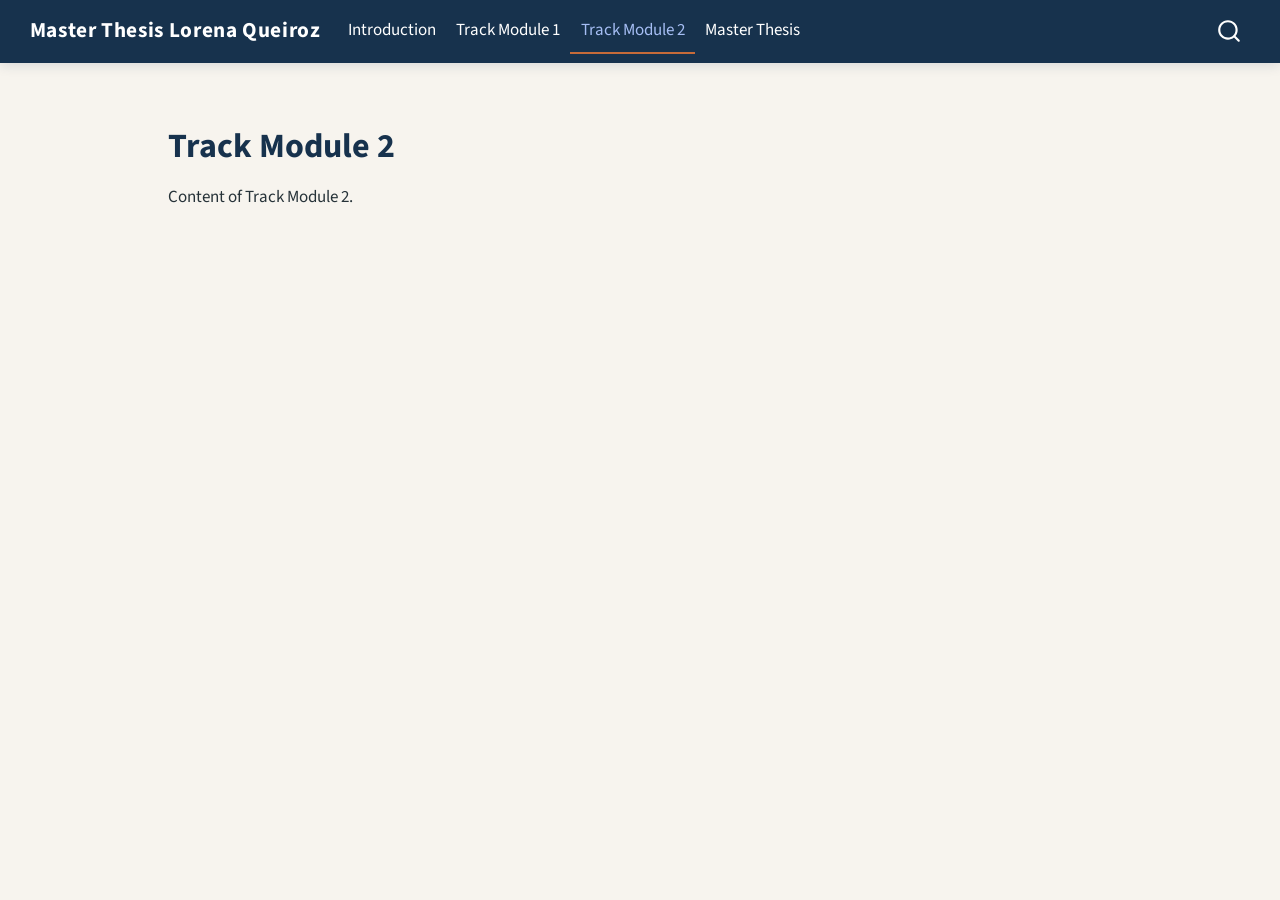
<file: module-2.html>
<!DOCTYPE html>
<html xmlns="http://www.w3.org/1999/xhtml" lang="en" xml:lang="en"><head>

<meta charset="utf-8">
<meta name="generator" content="quarto-1.8.27">

<meta name="viewport" content="width=device-width, initial-scale=1.0, user-scalable=yes">


<title>Track Module 2 – Master Thesis Lorena Queiroz</title>
<style>
code{white-space: pre-wrap;}
span.smallcaps{font-variant: small-caps;}
div.columns{display: flex; gap: min(4vw, 1.5em);}
div.column{flex: auto; overflow-x: auto;}
div.hanging-indent{margin-left: 1.5em; text-indent: -1.5em;}
ul.task-list{list-style: none;}
ul.task-list li input[type="checkbox"] {
  width: 0.8em;
  margin: 0 0.8em 0.2em -1em; /* quarto-specific, see https://github.com/quarto-dev/quarto-cli/issues/4556 */ 
  vertical-align: middle;
}
</style>


<script src="site_libs/quarto-nav/quarto-nav.js"></script>
<script src="site_libs/quarto-nav/headroom.min.js"></script>
<script src="site_libs/clipboard/clipboard.min.js"></script>
<script src="site_libs/quarto-search/autocomplete.umd.js"></script>
<script src="site_libs/quarto-search/fuse.min.js"></script>
<script src="site_libs/quarto-search/quarto-search.js"></script>
<meta name="quarto:offset" content="./">
<script src="site_libs/quarto-html/quarto.js" type="module"></script>
<script src="site_libs/quarto-html/tabsets/tabsets.js" type="module"></script>
<script src="site_libs/quarto-html/axe/axe-check.js" type="module"></script>
<script src="site_libs/quarto-html/popper.min.js"></script>
<script src="site_libs/quarto-html/tippy.umd.min.js"></script>
<script src="site_libs/quarto-html/anchor.min.js"></script>
<link href="site_libs/quarto-html/tippy.css" rel="stylesheet">
<link href="site_libs/quarto-html/quarto-syntax-highlighting-ed96de9b727972fe78a7b5d16c58bf87.css" rel="stylesheet" id="quarto-text-highlighting-styles">
<script src="site_libs/bootstrap/bootstrap.min.js"></script>
<link href="site_libs/bootstrap/bootstrap-icons.css" rel="stylesheet">
<link href="site_libs/bootstrap/bootstrap-d3ca90b6e268685fec58a3d62933d639.min.css" rel="stylesheet" append-hash="true" id="quarto-bootstrap" data-mode="light">
<script id="quarto-search-options" type="application/json">{
  "location": "navbar",
  "copy-button": false,
  "collapse-after": 3,
  "panel-placement": "end",
  "type": "overlay",
  "limit": 50,
  "keyboard-shortcut": [
    "f",
    "/",
    "s"
  ],
  "show-item-context": false,
  "language": {
    "search-no-results-text": "No results",
    "search-matching-documents-text": "matching documents",
    "search-copy-link-title": "Copy link to search",
    "search-hide-matches-text": "Hide additional matches",
    "search-more-match-text": "more match in this document",
    "search-more-matches-text": "more matches in this document",
    "search-clear-button-title": "Clear",
    "search-text-placeholder": "",
    "search-detached-cancel-button-title": "Cancel",
    "search-submit-button-title": "Submit",
    "search-label": "Search"
  }
}</script>
<style>html{ scroll-behavior: smooth; }</style>


<link rel="stylesheet" href="styles.css">
</head>

<body class="nav-fixed quarto-light">

<div id="quarto-search-results"></div>
  <header id="quarto-header" class="headroom fixed-top">
    <nav class="navbar navbar-expand-lg " data-bs-theme="dark">
      <div class="navbar-container container-fluid">
      <div class="navbar-brand-container mx-auto">
    <a class="navbar-brand" href="./index.html">
    <span class="navbar-title">Master Thesis Lorena Queiroz</span>
    </a>
  </div>
            <div id="quarto-search" class="" title="Search"></div>
          <button class="navbar-toggler" type="button" data-bs-toggle="collapse" data-bs-target="#navbarCollapse" aria-controls="navbarCollapse" role="menu" aria-expanded="false" aria-label="Toggle navigation" onclick="if (window.quartoToggleHeadroom) { window.quartoToggleHeadroom(); }">
  <span class="navbar-toggler-icon"></span>
</button>
          <div class="collapse navbar-collapse" id="navbarCollapse">
            <ul class="navbar-nav navbar-nav-scroll me-auto">
  <li class="nav-item">
    <a class="nav-link" href="./index.html"> 
<span class="menu-text">Introduction</span></a>
  </li>  
  <li class="nav-item">
    <a class="nav-link" href="./module-1.html"> 
<span class="menu-text">Track Module 1</span></a>
  </li>  
  <li class="nav-item">
    <a class="nav-link active" href="./module-2.html" aria-current="page"> 
<span class="menu-text">Track Module 2</span></a>
  </li>  
  <li class="nav-item">
    <a class="nav-link" href="./thesis.html"> 
<span class="menu-text">Master Thesis</span></a>
  </li>  
</ul>
          </div> <!-- /navcollapse -->
            <div class="quarto-navbar-tools">
</div>
      </div> <!-- /container-fluid -->
    </nav>
</header>
<!-- content -->
<div id="quarto-content" class="quarto-container page-columns page-rows-contents page-layout-article page-navbar">
<!-- sidebar -->
<!-- margin-sidebar -->
    <div id="quarto-margin-sidebar" class="sidebar margin-sidebar zindex-bottom">
        
    </div>
<!-- main -->
<main class="content" id="quarto-document-content">

<header id="title-block-header" class="quarto-title-block default">
<div class="quarto-title">
<h1 class="title">Track Module 2</h1>
</div>



<div class="quarto-title-meta">

    
  
    
  </div>
  


</header>


<p>Content of Track Module 2.</p>



</main> <!-- /main -->
<script id="quarto-html-after-body" type="application/javascript">
  window.document.addEventListener("DOMContentLoaded", function (event) {
    const icon = "";
    const anchorJS = new window.AnchorJS();
    anchorJS.options = {
      placement: 'right',
      icon: icon
    };
    anchorJS.add('.anchored');
    const isCodeAnnotation = (el) => {
      for (const clz of el.classList) {
        if (clz.startsWith('code-annotation-')) {                     
          return true;
        }
      }
      return false;
    }
    const onCopySuccess = function(e) {
      // button target
      const button = e.trigger;
      // don't keep focus
      button.blur();
      // flash "checked"
      button.classList.add('code-copy-button-checked');
      var currentTitle = button.getAttribute("title");
      button.setAttribute("title", "Copied!");
      let tooltip;
      if (window.bootstrap) {
        button.setAttribute("data-bs-toggle", "tooltip");
        button.setAttribute("data-bs-placement", "left");
        button.setAttribute("data-bs-title", "Copied!");
        tooltip = new bootstrap.Tooltip(button, 
          { trigger: "manual", 
            customClass: "code-copy-button-tooltip",
            offset: [0, -8]});
        tooltip.show();    
      }
      setTimeout(function() {
        if (tooltip) {
          tooltip.hide();
          button.removeAttribute("data-bs-title");
          button.removeAttribute("data-bs-toggle");
          button.removeAttribute("data-bs-placement");
        }
        button.setAttribute("title", currentTitle);
        button.classList.remove('code-copy-button-checked');
      }, 1000);
      // clear code selection
      e.clearSelection();
    }
    const getTextToCopy = function(trigger) {
      const outerScaffold = trigger.parentElement.cloneNode(true);
      const codeEl = outerScaffold.querySelector('code');
      for (const childEl of codeEl.children) {
        if (isCodeAnnotation(childEl)) {
          childEl.remove();
        }
      }
      return codeEl.innerText;
    }
    const clipboard = new window.ClipboardJS('.code-copy-button:not([data-in-quarto-modal])', {
      text: getTextToCopy
    });
    clipboard.on('success', onCopySuccess);
    if (window.document.getElementById('quarto-embedded-source-code-modal')) {
      const clipboardModal = new window.ClipboardJS('.code-copy-button[data-in-quarto-modal]', {
        text: getTextToCopy,
        container: window.document.getElementById('quarto-embedded-source-code-modal')
      });
      clipboardModal.on('success', onCopySuccess);
    }
      var localhostRegex = new RegExp(/^(?:http|https):\/\/localhost\:?[0-9]*\//);
      var mailtoRegex = new RegExp(/^mailto:/);
        var filterRegex = new RegExp("https:\/\/DavidGraber\.github\.io\/MasterThesisLorenaQueiroz\/");
      var isInternal = (href) => {
          return filterRegex.test(href) || localhostRegex.test(href) || mailtoRegex.test(href);
      }
      // Inspect non-navigation links and adorn them if external
     var links = window.document.querySelectorAll('a[href]:not(.nav-link):not(.navbar-brand):not(.toc-action):not(.sidebar-link):not(.sidebar-item-toggle):not(.pagination-link):not(.no-external):not([aria-hidden]):not(.dropdown-item):not(.quarto-navigation-tool):not(.about-link)');
      for (var i=0; i<links.length; i++) {
        const link = links[i];
        if (!isInternal(link.href)) {
          // undo the damage that might have been done by quarto-nav.js in the case of
          // links that we want to consider external
          if (link.dataset.originalHref !== undefined) {
            link.href = link.dataset.originalHref;
          }
        }
      }
    function tippyHover(el, contentFn, onTriggerFn, onUntriggerFn) {
      const config = {
        allowHTML: true,
        maxWidth: 500,
        delay: 100,
        arrow: false,
        appendTo: function(el) {
            return el.parentElement;
        },
        interactive: true,
        interactiveBorder: 10,
        theme: 'quarto',
        placement: 'bottom-start',
      };
      if (contentFn) {
        config.content = contentFn;
      }
      if (onTriggerFn) {
        config.onTrigger = onTriggerFn;
      }
      if (onUntriggerFn) {
        config.onUntrigger = onUntriggerFn;
      }
      window.tippy(el, config); 
    }
    const noterefs = window.document.querySelectorAll('a[role="doc-noteref"]');
    for (var i=0; i<noterefs.length; i++) {
      const ref = noterefs[i];
      tippyHover(ref, function() {
        // use id or data attribute instead here
        let href = ref.getAttribute('data-footnote-href') || ref.getAttribute('href');
        try { href = new URL(href).hash; } catch {}
        const id = href.replace(/^#\/?/, "");
        const note = window.document.getElementById(id);
        if (note) {
          return note.innerHTML;
        } else {
          return "";
        }
      });
    }
    const xrefs = window.document.querySelectorAll('a.quarto-xref');
    const processXRef = (id, note) => {
      // Strip column container classes
      const stripColumnClz = (el) => {
        el.classList.remove("page-full", "page-columns");
        if (el.children) {
          for (const child of el.children) {
            stripColumnClz(child);
          }
        }
      }
      stripColumnClz(note)
      if (id === null || id.startsWith('sec-')) {
        // Special case sections, only their first couple elements
        const container = document.createElement("div");
        if (note.children && note.children.length > 2) {
          container.appendChild(note.children[0].cloneNode(true));
          for (let i = 1; i < note.children.length; i++) {
            const child = note.children[i];
            if (child.tagName === "P" && child.innerText === "") {
              continue;
            } else {
              container.appendChild(child.cloneNode(true));
              break;
            }
          }
          if (window.Quarto?.typesetMath) {
            window.Quarto.typesetMath(container);
          }
          return container.innerHTML
        } else {
          if (window.Quarto?.typesetMath) {
            window.Quarto.typesetMath(note);
          }
          return note.innerHTML;
        }
      } else {
        // Remove any anchor links if they are present
        const anchorLink = note.querySelector('a.anchorjs-link');
        if (anchorLink) {
          anchorLink.remove();
        }
        if (window.Quarto?.typesetMath) {
          window.Quarto.typesetMath(note);
        }
        if (note.classList.contains("callout")) {
          return note.outerHTML;
        } else {
          return note.innerHTML;
        }
      }
    }
    for (var i=0; i<xrefs.length; i++) {
      const xref = xrefs[i];
      tippyHover(xref, undefined, function(instance) {
        instance.disable();
        let url = xref.getAttribute('href');
        let hash = undefined; 
        if (url.startsWith('#')) {
          hash = url;
        } else {
          try { hash = new URL(url).hash; } catch {}
        }
        if (hash) {
          const id = hash.replace(/^#\/?/, "");
          const note = window.document.getElementById(id);
          if (note !== null) {
            try {
              const html = processXRef(id, note.cloneNode(true));
              instance.setContent(html);
            } finally {
              instance.enable();
              instance.show();
            }
          } else {
            // See if we can fetch this
            fetch(url.split('#')[0])
            .then(res => res.text())
            .then(html => {
              const parser = new DOMParser();
              const htmlDoc = parser.parseFromString(html, "text/html");
              const note = htmlDoc.getElementById(id);
              if (note !== null) {
                const html = processXRef(id, note);
                instance.setContent(html);
              } 
            }).finally(() => {
              instance.enable();
              instance.show();
            });
          }
        } else {
          // See if we can fetch a full url (with no hash to target)
          // This is a special case and we should probably do some content thinning / targeting
          fetch(url)
          .then(res => res.text())
          .then(html => {
            const parser = new DOMParser();
            const htmlDoc = parser.parseFromString(html, "text/html");
            const note = htmlDoc.querySelector('main.content');
            if (note !== null) {
              // This should only happen for chapter cross references
              // (since there is no id in the URL)
              // remove the first header
              if (note.children.length > 0 && note.children[0].tagName === "HEADER") {
                note.children[0].remove();
              }
              const html = processXRef(null, note);
              instance.setContent(html);
            } 
          }).finally(() => {
            instance.enable();
            instance.show();
          });
        }
      }, function(instance) {
      });
    }
        let selectedAnnoteEl;
        const selectorForAnnotation = ( cell, annotation) => {
          let cellAttr = 'data-code-cell="' + cell + '"';
          let lineAttr = 'data-code-annotation="' +  annotation + '"';
          const selector = 'span[' + cellAttr + '][' + lineAttr + ']';
          return selector;
        }
        const selectCodeLines = (annoteEl) => {
          const doc = window.document;
          const targetCell = annoteEl.getAttribute("data-target-cell");
          const targetAnnotation = annoteEl.getAttribute("data-target-annotation");
          const annoteSpan = window.document.querySelector(selectorForAnnotation(targetCell, targetAnnotation));
          const lines = annoteSpan.getAttribute("data-code-lines").split(",");
          const lineIds = lines.map((line) => {
            return targetCell + "-" + line;
          })
          let top = null;
          let height = null;
          let parent = null;
          if (lineIds.length > 0) {
              //compute the position of the single el (top and bottom and make a div)
              const el = window.document.getElementById(lineIds[0]);
              top = el.offsetTop;
              height = el.offsetHeight;
              parent = el.parentElement.parentElement;
            if (lineIds.length > 1) {
              const lastEl = window.document.getElementById(lineIds[lineIds.length - 1]);
              const bottom = lastEl.offsetTop + lastEl.offsetHeight;
              height = bottom - top;
            }
            if (top !== null && height !== null && parent !== null) {
              // cook up a div (if necessary) and position it 
              let div = window.document.getElementById("code-annotation-line-highlight");
              if (div === null) {
                div = window.document.createElement("div");
                div.setAttribute("id", "code-annotation-line-highlight");
                div.style.position = 'absolute';
                parent.appendChild(div);
              }
              div.style.top = top - 2 + "px";
              div.style.height = height + 4 + "px";
              div.style.left = 0;
              let gutterDiv = window.document.getElementById("code-annotation-line-highlight-gutter");
              if (gutterDiv === null) {
                gutterDiv = window.document.createElement("div");
                gutterDiv.setAttribute("id", "code-annotation-line-highlight-gutter");
                gutterDiv.style.position = 'absolute';
                const codeCell = window.document.getElementById(targetCell);
                const gutter = codeCell.querySelector('.code-annotation-gutter');
                gutter.appendChild(gutterDiv);
              }
              gutterDiv.style.top = top - 2 + "px";
              gutterDiv.style.height = height + 4 + "px";
            }
            selectedAnnoteEl = annoteEl;
          }
        };
        const unselectCodeLines = () => {
          const elementsIds = ["code-annotation-line-highlight", "code-annotation-line-highlight-gutter"];
          elementsIds.forEach((elId) => {
            const div = window.document.getElementById(elId);
            if (div) {
              div.remove();
            }
          });
          selectedAnnoteEl = undefined;
        };
          // Handle positioning of the toggle
      window.addEventListener(
        "resize",
        throttle(() => {
          elRect = undefined;
          if (selectedAnnoteEl) {
            selectCodeLines(selectedAnnoteEl);
          }
        }, 10)
      );
      function throttle(fn, ms) {
      let throttle = false;
      let timer;
        return (...args) => {
          if(!throttle) { // first call gets through
              fn.apply(this, args);
              throttle = true;
          } else { // all the others get throttled
              if(timer) clearTimeout(timer); // cancel #2
              timer = setTimeout(() => {
                fn.apply(this, args);
                timer = throttle = false;
              }, ms);
          }
        };
      }
        // Attach click handler to the DT
        const annoteDls = window.document.querySelectorAll('dt[data-target-cell]');
        for (const annoteDlNode of annoteDls) {
          annoteDlNode.addEventListener('click', (event) => {
            const clickedEl = event.target;
            if (clickedEl !== selectedAnnoteEl) {
              unselectCodeLines();
              const activeEl = window.document.querySelector('dt[data-target-cell].code-annotation-active');
              if (activeEl) {
                activeEl.classList.remove('code-annotation-active');
              }
              selectCodeLines(clickedEl);
              clickedEl.classList.add('code-annotation-active');
            } else {
              // Unselect the line
              unselectCodeLines();
              clickedEl.classList.remove('code-annotation-active');
            }
          });
        }
    const findCites = (el) => {
      const parentEl = el.parentElement;
      if (parentEl) {
        const cites = parentEl.dataset.cites;
        if (cites) {
          return {
            el,
            cites: cites.split(' ')
          };
        } else {
          return findCites(el.parentElement)
        }
      } else {
        return undefined;
      }
    };
    var bibliorefs = window.document.querySelectorAll('a[role="doc-biblioref"]');
    for (var i=0; i<bibliorefs.length; i++) {
      const ref = bibliorefs[i];
      const citeInfo = findCites(ref);
      if (citeInfo) {
        tippyHover(citeInfo.el, function() {
          var popup = window.document.createElement('div');
          citeInfo.cites.forEach(function(cite) {
            var citeDiv = window.document.createElement('div');
            citeDiv.classList.add('hanging-indent');
            citeDiv.classList.add('csl-entry');
            var biblioDiv = window.document.getElementById('ref-' + cite);
            if (biblioDiv) {
              citeDiv.innerHTML = biblioDiv.innerHTML;
            }
            popup.appendChild(citeDiv);
          });
          return popup.innerHTML;
        });
      }
    }
  });
  </script>
</div> <!-- /content -->




<script src="site_libs/quarto-html/zenscroll-min.js"></script>
</body></html>
</file>
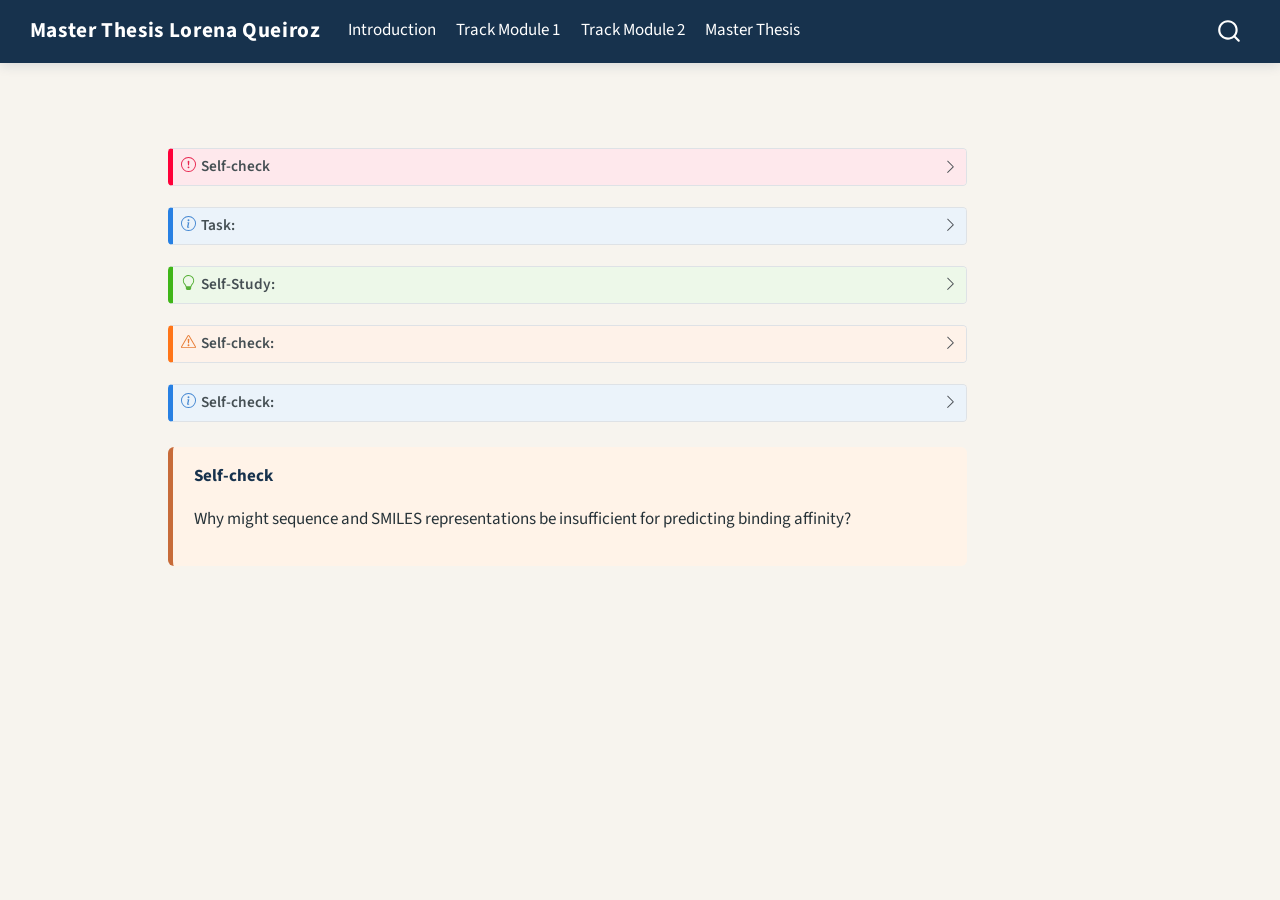
<file: style_options.html>
<!DOCTYPE html>
<html xmlns="http://www.w3.org/1999/xhtml" lang="en" xml:lang="en"><head>

<meta charset="utf-8">
<meta name="generator" content="quarto-1.8.27">

<meta name="viewport" content="width=device-width, initial-scale=1.0, user-scalable=yes">


<title>style_options – Master Thesis Lorena Queiroz</title>
<style>
code{white-space: pre-wrap;}
span.smallcaps{font-variant: small-caps;}
div.columns{display: flex; gap: min(4vw, 1.5em);}
div.column{flex: auto; overflow-x: auto;}
div.hanging-indent{margin-left: 1.5em; text-indent: -1.5em;}
ul.task-list{list-style: none;}
ul.task-list li input[type="checkbox"] {
  width: 0.8em;
  margin: 0 0.8em 0.2em -1em; /* quarto-specific, see https://github.com/quarto-dev/quarto-cli/issues/4556 */ 
  vertical-align: middle;
}
</style>


<script src="site_libs/quarto-nav/quarto-nav.js"></script>
<script src="site_libs/quarto-nav/headroom.min.js"></script>
<script src="site_libs/clipboard/clipboard.min.js"></script>
<script src="site_libs/quarto-search/autocomplete.umd.js"></script>
<script src="site_libs/quarto-search/fuse.min.js"></script>
<script src="site_libs/quarto-search/quarto-search.js"></script>
<meta name="quarto:offset" content="./">
<script src="site_libs/quarto-html/quarto.js" type="module"></script>
<script src="site_libs/quarto-html/tabsets/tabsets.js" type="module"></script>
<script src="site_libs/quarto-html/axe/axe-check.js" type="module"></script>
<script src="site_libs/quarto-html/popper.min.js"></script>
<script src="site_libs/quarto-html/tippy.umd.min.js"></script>
<script src="site_libs/quarto-html/anchor.min.js"></script>
<link href="site_libs/quarto-html/tippy.css" rel="stylesheet">
<link href="site_libs/quarto-html/quarto-syntax-highlighting-ed96de9b727972fe78a7b5d16c58bf87.css" rel="stylesheet" id="quarto-text-highlighting-styles">
<script src="site_libs/bootstrap/bootstrap.min.js"></script>
<link href="site_libs/bootstrap/bootstrap-icons.css" rel="stylesheet">
<link href="site_libs/bootstrap/bootstrap-d3ca90b6e268685fec58a3d62933d639.min.css" rel="stylesheet" append-hash="true" id="quarto-bootstrap" data-mode="light">
<script id="quarto-search-options" type="application/json">{
  "location": "navbar",
  "copy-button": false,
  "collapse-after": 3,
  "panel-placement": "end",
  "type": "overlay",
  "limit": 50,
  "keyboard-shortcut": [
    "f",
    "/",
    "s"
  ],
  "show-item-context": false,
  "language": {
    "search-no-results-text": "No results",
    "search-matching-documents-text": "matching documents",
    "search-copy-link-title": "Copy link to search",
    "search-hide-matches-text": "Hide additional matches",
    "search-more-match-text": "more match in this document",
    "search-more-matches-text": "more matches in this document",
    "search-clear-button-title": "Clear",
    "search-text-placeholder": "",
    "search-detached-cancel-button-title": "Cancel",
    "search-submit-button-title": "Submit",
    "search-label": "Search"
  }
}</script>
<style>html{ scroll-behavior: smooth; }</style>


<link rel="stylesheet" href="styles.css">
</head>

<body class="nav-fixed quarto-light">

<div id="quarto-search-results"></div>
  <header id="quarto-header" class="headroom fixed-top">
    <nav class="navbar navbar-expand-lg " data-bs-theme="dark">
      <div class="navbar-container container-fluid">
      <div class="navbar-brand-container mx-auto">
    <a class="navbar-brand" href="./index.html">
    <span class="navbar-title">Master Thesis Lorena Queiroz</span>
    </a>
  </div>
            <div id="quarto-search" class="" title="Search"></div>
          <button class="navbar-toggler" type="button" data-bs-toggle="collapse" data-bs-target="#navbarCollapse" aria-controls="navbarCollapse" role="menu" aria-expanded="false" aria-label="Toggle navigation" onclick="if (window.quartoToggleHeadroom) { window.quartoToggleHeadroom(); }">
  <span class="navbar-toggler-icon"></span>
</button>
          <div class="collapse navbar-collapse" id="navbarCollapse">
            <ul class="navbar-nav navbar-nav-scroll me-auto">
  <li class="nav-item">
    <a class="nav-link" href="./index.html"> 
<span class="menu-text">Introduction</span></a>
  </li>  
  <li class="nav-item">
    <a class="nav-link" href="./module-1.html"> 
<span class="menu-text">Track Module 1</span></a>
  </li>  
  <li class="nav-item">
    <a class="nav-link" href="./module-2.html"> 
<span class="menu-text">Track Module 2</span></a>
  </li>  
  <li class="nav-item">
    <a class="nav-link" href="./thesis.html"> 
<span class="menu-text">Master Thesis</span></a>
  </li>  
</ul>
          </div> <!-- /navcollapse -->
            <div class="quarto-navbar-tools">
</div>
      </div> <!-- /container-fluid -->
    </nav>
</header>
<!-- content -->
<div id="quarto-content" class="quarto-container page-columns page-rows-contents page-layout-article page-navbar">
<!-- sidebar -->
<!-- margin-sidebar -->
    <div id="quarto-margin-sidebar" class="sidebar margin-sidebar zindex-bottom">
        
    </div>
<!-- main -->
<main class="content" id="quarto-document-content"><header id="title-block-header" class="quarto-title-block"></header>




<div class="callout callout-style-default callout-important callout-titled" title="Self-check">
<div class="callout-header d-flex align-content-center collapsed" data-bs-toggle="collapse" data-bs-target=".callout-1-contents" aria-controls="callout-1" aria-expanded="false" aria-label="Toggle callout">
<div class="callout-icon-container">
<i class="callout-icon"></i>
</div>
<div class="callout-title-container flex-fill">
<span class="screen-reader-only">Important</span>Self-check
</div>
<div class="callout-btn-toggle d-inline-block border-0 py-1 ps-1 pe-0 float-end"><i class="callout-toggle"></i></div>
</div>
<div id="callout-1" class="callout-1-contents callout-collapse collapse">
<div class="callout-body-container callout-body">
<p>Why is the 3D structure of a protein important for drug design? Think about why it is important to know the 3D structure of a protein when designing drugs that target it. Why do models that predict the binding affinity of a small molecule to a protein usually rely on the 3D structure of the protein-ligand interaction? What speaks against using the protein sequence and the small molecule string representation (e.g., SMILES) as input for such models?</p>
</div>
</div>
</div>
<div class="callout callout-style-default callout-note callout-titled" title="Task:">
<div class="callout-header d-flex align-content-center collapsed" data-bs-toggle="collapse" data-bs-target=".callout-2-contents" aria-controls="callout-2" aria-expanded="false" aria-label="Toggle callout">
<div class="callout-icon-container">
<i class="callout-icon"></i>
</div>
<div class="callout-title-container flex-fill">
<span class="screen-reader-only">Note</span>Task:
</div>
<div class="callout-btn-toggle d-inline-block border-0 py-1 ps-1 pe-0 float-end"><i class="callout-toggle"></i></div>
</div>
<div id="callout-2" class="callout-2-contents callout-collapse collapse">
<div class="callout-body-container callout-body">
<p>Proteins fold into structures that determine their function.</p>
</div>
</div>
</div>
<div class="callout callout-style-default callout-tip callout-titled" title="Self-Study:">
<div class="callout-header d-flex align-content-center collapsed" data-bs-toggle="collapse" data-bs-target=".callout-3-contents" aria-controls="callout-3" aria-expanded="false" aria-label="Toggle callout">
<div class="callout-icon-container">
<i class="callout-icon"></i>
</div>
<div class="callout-title-container flex-fill">
<span class="screen-reader-only">Tip</span>Self-Study:
</div>
<div class="callout-btn-toggle d-inline-block border-0 py-1 ps-1 pe-0 float-end"><i class="callout-toggle"></i></div>
</div>
<div id="callout-3" class="callout-3-contents callout-collapse collapse">
<div class="callout-body-container callout-body">
<p>What might be lost when using only a protein sequence and a SMILES string?</p>
</div>
</div>
</div>
<div class="callout callout-style-default callout-warning callout-titled" title="Self-check:">
<div class="callout-header d-flex align-content-center collapsed" data-bs-toggle="collapse" data-bs-target=".callout-4-contents" aria-controls="callout-4" aria-expanded="false" aria-label="Toggle callout">
<div class="callout-icon-container">
<i class="callout-icon"></i>
</div>
<div class="callout-title-container flex-fill">
<span class="screen-reader-only">Warning</span>Self-check:
</div>
<div class="callout-btn-toggle d-inline-block border-0 py-1 ps-1 pe-0 float-end"><i class="callout-toggle"></i></div>
</div>
<div id="callout-4" class="callout-4-contents callout-collapse collapse">
<div class="callout-body-container callout-body">
<p>A predicted structure is not necessarily experimentally verified.</p>
</div>
</div>
</div>
<div class="callout callout-style-default callout-note callout-titled" title="Self-check:">
<div class="callout-header d-flex align-content-center collapsed" data-bs-toggle="collapse" data-bs-target=".callout-5-contents" aria-controls="callout-5" aria-expanded="false" aria-label="Toggle callout">
<div class="callout-icon-container">
<i class="callout-icon"></i>
</div>
<div class="callout-title-container flex-fill">
<span class="screen-reader-only">Note</span>Self-check:
</div>
<div class="callout-btn-toggle d-inline-block border-0 py-1 ps-1 pe-0 float-end"><i class="callout-toggle"></i></div>
</div>
<div id="callout-5" class="callout-5-contents callout-collapse collapse">
<div class="callout-body-container callout-body">
<p>What are the main non-covalent forces involved in protein-ligand binding?</p>
</div>
</div>
</div>
<div class="highlight">
<p><strong>Self-check</strong></p>
<p>Why might sequence and SMILES representations be insufficient for predicting binding affinity?</p>
</div>



</main> <!-- /main -->
<script id="quarto-html-after-body" type="application/javascript">
  window.document.addEventListener("DOMContentLoaded", function (event) {
    const icon = "";
    const anchorJS = new window.AnchorJS();
    anchorJS.options = {
      placement: 'right',
      icon: icon
    };
    anchorJS.add('.anchored');
    const isCodeAnnotation = (el) => {
      for (const clz of el.classList) {
        if (clz.startsWith('code-annotation-')) {                     
          return true;
        }
      }
      return false;
    }
    const onCopySuccess = function(e) {
      // button target
      const button = e.trigger;
      // don't keep focus
      button.blur();
      // flash "checked"
      button.classList.add('code-copy-button-checked');
      var currentTitle = button.getAttribute("title");
      button.setAttribute("title", "Copied!");
      let tooltip;
      if (window.bootstrap) {
        button.setAttribute("data-bs-toggle", "tooltip");
        button.setAttribute("data-bs-placement", "left");
        button.setAttribute("data-bs-title", "Copied!");
        tooltip = new bootstrap.Tooltip(button, 
          { trigger: "manual", 
            customClass: "code-copy-button-tooltip",
            offset: [0, -8]});
        tooltip.show();    
      }
      setTimeout(function() {
        if (tooltip) {
          tooltip.hide();
          button.removeAttribute("data-bs-title");
          button.removeAttribute("data-bs-toggle");
          button.removeAttribute("data-bs-placement");
        }
        button.setAttribute("title", currentTitle);
        button.classList.remove('code-copy-button-checked');
      }, 1000);
      // clear code selection
      e.clearSelection();
    }
    const getTextToCopy = function(trigger) {
      const outerScaffold = trigger.parentElement.cloneNode(true);
      const codeEl = outerScaffold.querySelector('code');
      for (const childEl of codeEl.children) {
        if (isCodeAnnotation(childEl)) {
          childEl.remove();
        }
      }
      return codeEl.innerText;
    }
    const clipboard = new window.ClipboardJS('.code-copy-button:not([data-in-quarto-modal])', {
      text: getTextToCopy
    });
    clipboard.on('success', onCopySuccess);
    if (window.document.getElementById('quarto-embedded-source-code-modal')) {
      const clipboardModal = new window.ClipboardJS('.code-copy-button[data-in-quarto-modal]', {
        text: getTextToCopy,
        container: window.document.getElementById('quarto-embedded-source-code-modal')
      });
      clipboardModal.on('success', onCopySuccess);
    }
      var localhostRegex = new RegExp(/^(?:http|https):\/\/localhost\:?[0-9]*\//);
      var mailtoRegex = new RegExp(/^mailto:/);
        var filterRegex = new RegExp("https:\/\/DavidGraber\.github\.io\/MasterThesisLorenaQueiroz\/");
      var isInternal = (href) => {
          return filterRegex.test(href) || localhostRegex.test(href) || mailtoRegex.test(href);
      }
      // Inspect non-navigation links and adorn them if external
     var links = window.document.querySelectorAll('a[href]:not(.nav-link):not(.navbar-brand):not(.toc-action):not(.sidebar-link):not(.sidebar-item-toggle):not(.pagination-link):not(.no-external):not([aria-hidden]):not(.dropdown-item):not(.quarto-navigation-tool):not(.about-link)');
      for (var i=0; i<links.length; i++) {
        const link = links[i];
        if (!isInternal(link.href)) {
          // undo the damage that might have been done by quarto-nav.js in the case of
          // links that we want to consider external
          if (link.dataset.originalHref !== undefined) {
            link.href = link.dataset.originalHref;
          }
        }
      }
    function tippyHover(el, contentFn, onTriggerFn, onUntriggerFn) {
      const config = {
        allowHTML: true,
        maxWidth: 500,
        delay: 100,
        arrow: false,
        appendTo: function(el) {
            return el.parentElement;
        },
        interactive: true,
        interactiveBorder: 10,
        theme: 'quarto',
        placement: 'bottom-start',
      };
      if (contentFn) {
        config.content = contentFn;
      }
      if (onTriggerFn) {
        config.onTrigger = onTriggerFn;
      }
      if (onUntriggerFn) {
        config.onUntrigger = onUntriggerFn;
      }
      window.tippy(el, config); 
    }
    const noterefs = window.document.querySelectorAll('a[role="doc-noteref"]');
    for (var i=0; i<noterefs.length; i++) {
      const ref = noterefs[i];
      tippyHover(ref, function() {
        // use id or data attribute instead here
        let href = ref.getAttribute('data-footnote-href') || ref.getAttribute('href');
        try { href = new URL(href).hash; } catch {}
        const id = href.replace(/^#\/?/, "");
        const note = window.document.getElementById(id);
        if (note) {
          return note.innerHTML;
        } else {
          return "";
        }
      });
    }
    const xrefs = window.document.querySelectorAll('a.quarto-xref');
    const processXRef = (id, note) => {
      // Strip column container classes
      const stripColumnClz = (el) => {
        el.classList.remove("page-full", "page-columns");
        if (el.children) {
          for (const child of el.children) {
            stripColumnClz(child);
          }
        }
      }
      stripColumnClz(note)
      if (id === null || id.startsWith('sec-')) {
        // Special case sections, only their first couple elements
        const container = document.createElement("div");
        if (note.children && note.children.length > 2) {
          container.appendChild(note.children[0].cloneNode(true));
          for (let i = 1; i < note.children.length; i++) {
            const child = note.children[i];
            if (child.tagName === "P" && child.innerText === "") {
              continue;
            } else {
              container.appendChild(child.cloneNode(true));
              break;
            }
          }
          if (window.Quarto?.typesetMath) {
            window.Quarto.typesetMath(container);
          }
          return container.innerHTML
        } else {
          if (window.Quarto?.typesetMath) {
            window.Quarto.typesetMath(note);
          }
          return note.innerHTML;
        }
      } else {
        // Remove any anchor links if they are present
        const anchorLink = note.querySelector('a.anchorjs-link');
        if (anchorLink) {
          anchorLink.remove();
        }
        if (window.Quarto?.typesetMath) {
          window.Quarto.typesetMath(note);
        }
        if (note.classList.contains("callout")) {
          return note.outerHTML;
        } else {
          return note.innerHTML;
        }
      }
    }
    for (var i=0; i<xrefs.length; i++) {
      const xref = xrefs[i];
      tippyHover(xref, undefined, function(instance) {
        instance.disable();
        let url = xref.getAttribute('href');
        let hash = undefined; 
        if (url.startsWith('#')) {
          hash = url;
        } else {
          try { hash = new URL(url).hash; } catch {}
        }
        if (hash) {
          const id = hash.replace(/^#\/?/, "");
          const note = window.document.getElementById(id);
          if (note !== null) {
            try {
              const html = processXRef(id, note.cloneNode(true));
              instance.setContent(html);
            } finally {
              instance.enable();
              instance.show();
            }
          } else {
            // See if we can fetch this
            fetch(url.split('#')[0])
            .then(res => res.text())
            .then(html => {
              const parser = new DOMParser();
              const htmlDoc = parser.parseFromString(html, "text/html");
              const note = htmlDoc.getElementById(id);
              if (note !== null) {
                const html = processXRef(id, note);
                instance.setContent(html);
              } 
            }).finally(() => {
              instance.enable();
              instance.show();
            });
          }
        } else {
          // See if we can fetch a full url (with no hash to target)
          // This is a special case and we should probably do some content thinning / targeting
          fetch(url)
          .then(res => res.text())
          .then(html => {
            const parser = new DOMParser();
            const htmlDoc = parser.parseFromString(html, "text/html");
            const note = htmlDoc.querySelector('main.content');
            if (note !== null) {
              // This should only happen for chapter cross references
              // (since there is no id in the URL)
              // remove the first header
              if (note.children.length > 0 && note.children[0].tagName === "HEADER") {
                note.children[0].remove();
              }
              const html = processXRef(null, note);
              instance.setContent(html);
            } 
          }).finally(() => {
            instance.enable();
            instance.show();
          });
        }
      }, function(instance) {
      });
    }
        let selectedAnnoteEl;
        const selectorForAnnotation = ( cell, annotation) => {
          let cellAttr = 'data-code-cell="' + cell + '"';
          let lineAttr = 'data-code-annotation="' +  annotation + '"';
          const selector = 'span[' + cellAttr + '][' + lineAttr + ']';
          return selector;
        }
        const selectCodeLines = (annoteEl) => {
          const doc = window.document;
          const targetCell = annoteEl.getAttribute("data-target-cell");
          const targetAnnotation = annoteEl.getAttribute("data-target-annotation");
          const annoteSpan = window.document.querySelector(selectorForAnnotation(targetCell, targetAnnotation));
          const lines = annoteSpan.getAttribute("data-code-lines").split(",");
          const lineIds = lines.map((line) => {
            return targetCell + "-" + line;
          })
          let top = null;
          let height = null;
          let parent = null;
          if (lineIds.length > 0) {
              //compute the position of the single el (top and bottom and make a div)
              const el = window.document.getElementById(lineIds[0]);
              top = el.offsetTop;
              height = el.offsetHeight;
              parent = el.parentElement.parentElement;
            if (lineIds.length > 1) {
              const lastEl = window.document.getElementById(lineIds[lineIds.length - 1]);
              const bottom = lastEl.offsetTop + lastEl.offsetHeight;
              height = bottom - top;
            }
            if (top !== null && height !== null && parent !== null) {
              // cook up a div (if necessary) and position it 
              let div = window.document.getElementById("code-annotation-line-highlight");
              if (div === null) {
                div = window.document.createElement("div");
                div.setAttribute("id", "code-annotation-line-highlight");
                div.style.position = 'absolute';
                parent.appendChild(div);
              }
              div.style.top = top - 2 + "px";
              div.style.height = height + 4 + "px";
              div.style.left = 0;
              let gutterDiv = window.document.getElementById("code-annotation-line-highlight-gutter");
              if (gutterDiv === null) {
                gutterDiv = window.document.createElement("div");
                gutterDiv.setAttribute("id", "code-annotation-line-highlight-gutter");
                gutterDiv.style.position = 'absolute';
                const codeCell = window.document.getElementById(targetCell);
                const gutter = codeCell.querySelector('.code-annotation-gutter');
                gutter.appendChild(gutterDiv);
              }
              gutterDiv.style.top = top - 2 + "px";
              gutterDiv.style.height = height + 4 + "px";
            }
            selectedAnnoteEl = annoteEl;
          }
        };
        const unselectCodeLines = () => {
          const elementsIds = ["code-annotation-line-highlight", "code-annotation-line-highlight-gutter"];
          elementsIds.forEach((elId) => {
            const div = window.document.getElementById(elId);
            if (div) {
              div.remove();
            }
          });
          selectedAnnoteEl = undefined;
        };
          // Handle positioning of the toggle
      window.addEventListener(
        "resize",
        throttle(() => {
          elRect = undefined;
          if (selectedAnnoteEl) {
            selectCodeLines(selectedAnnoteEl);
          }
        }, 10)
      );
      function throttle(fn, ms) {
      let throttle = false;
      let timer;
        return (...args) => {
          if(!throttle) { // first call gets through
              fn.apply(this, args);
              throttle = true;
          } else { // all the others get throttled
              if(timer) clearTimeout(timer); // cancel #2
              timer = setTimeout(() => {
                fn.apply(this, args);
                timer = throttle = false;
              }, ms);
          }
        };
      }
        // Attach click handler to the DT
        const annoteDls = window.document.querySelectorAll('dt[data-target-cell]');
        for (const annoteDlNode of annoteDls) {
          annoteDlNode.addEventListener('click', (event) => {
            const clickedEl = event.target;
            if (clickedEl !== selectedAnnoteEl) {
              unselectCodeLines();
              const activeEl = window.document.querySelector('dt[data-target-cell].code-annotation-active');
              if (activeEl) {
                activeEl.classList.remove('code-annotation-active');
              }
              selectCodeLines(clickedEl);
              clickedEl.classList.add('code-annotation-active');
            } else {
              // Unselect the line
              unselectCodeLines();
              clickedEl.classList.remove('code-annotation-active');
            }
          });
        }
    const findCites = (el) => {
      const parentEl = el.parentElement;
      if (parentEl) {
        const cites = parentEl.dataset.cites;
        if (cites) {
          return {
            el,
            cites: cites.split(' ')
          };
        } else {
          return findCites(el.parentElement)
        }
      } else {
        return undefined;
      }
    };
    var bibliorefs = window.document.querySelectorAll('a[role="doc-biblioref"]');
    for (var i=0; i<bibliorefs.length; i++) {
      const ref = bibliorefs[i];
      const citeInfo = findCites(ref);
      if (citeInfo) {
        tippyHover(citeInfo.el, function() {
          var popup = window.document.createElement('div');
          citeInfo.cites.forEach(function(cite) {
            var citeDiv = window.document.createElement('div');
            citeDiv.classList.add('hanging-indent');
            citeDiv.classList.add('csl-entry');
            var biblioDiv = window.document.getElementById('ref-' + cite);
            if (biblioDiv) {
              citeDiv.innerHTML = biblioDiv.innerHTML;
            }
            popup.appendChild(citeDiv);
          });
          return popup.innerHTML;
        });
      }
    }
  });
  </script>
</div> <!-- /content -->




<script src="site_libs/quarto-html/zenscroll-min.js"></script>
</body></html>
</file>
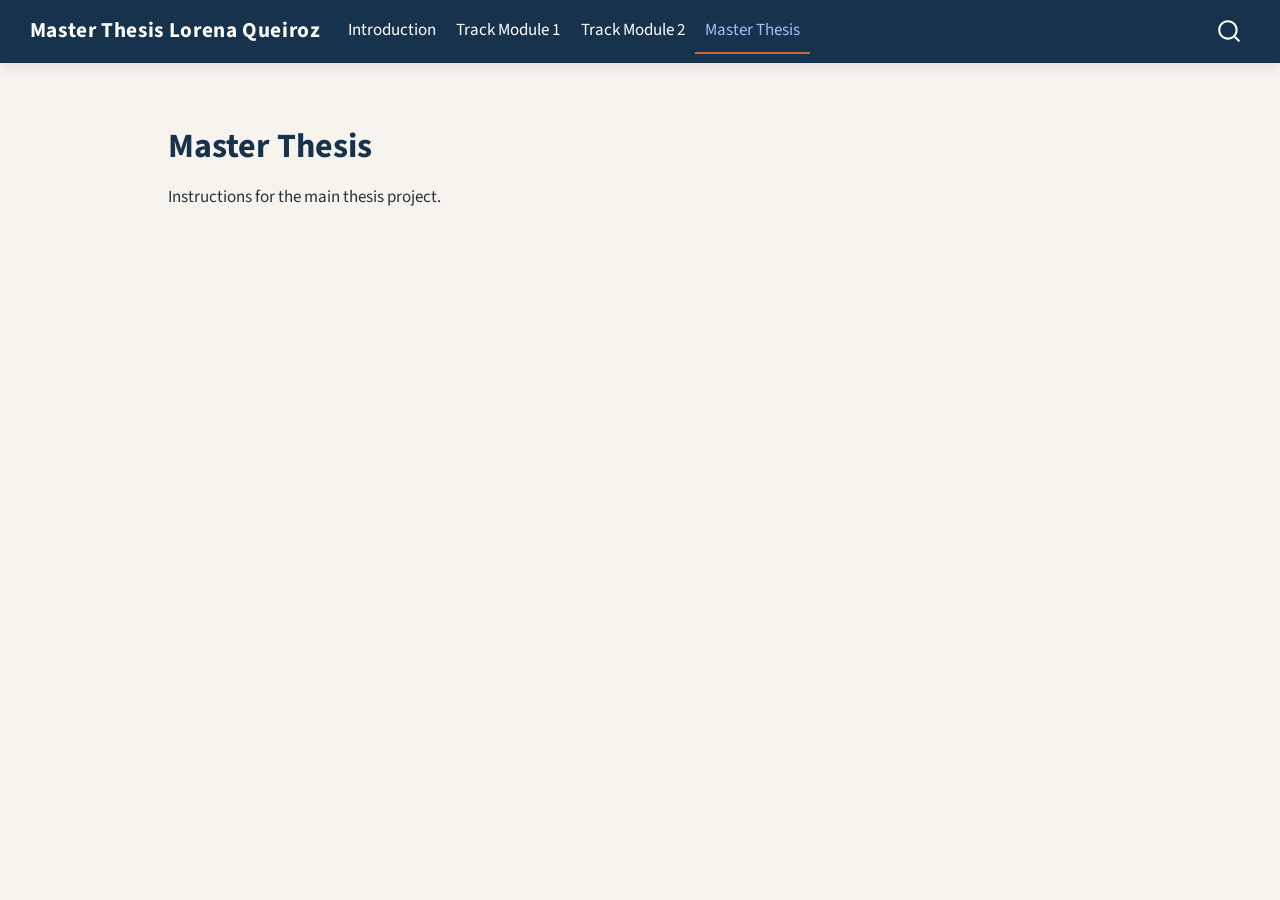
<file: thesis.html>
<!DOCTYPE html>
<html xmlns="http://www.w3.org/1999/xhtml" lang="en" xml:lang="en"><head>

<meta charset="utf-8">
<meta name="generator" content="quarto-1.8.27">

<meta name="viewport" content="width=device-width, initial-scale=1.0, user-scalable=yes">


<title>Master Thesis – Master Thesis Lorena Queiroz</title>
<style>
code{white-space: pre-wrap;}
span.smallcaps{font-variant: small-caps;}
div.columns{display: flex; gap: min(4vw, 1.5em);}
div.column{flex: auto; overflow-x: auto;}
div.hanging-indent{margin-left: 1.5em; text-indent: -1.5em;}
ul.task-list{list-style: none;}
ul.task-list li input[type="checkbox"] {
  width: 0.8em;
  margin: 0 0.8em 0.2em -1em; /* quarto-specific, see https://github.com/quarto-dev/quarto-cli/issues/4556 */ 
  vertical-align: middle;
}
</style>


<script src="site_libs/quarto-nav/quarto-nav.js"></script>
<script src="site_libs/quarto-nav/headroom.min.js"></script>
<script src="site_libs/clipboard/clipboard.min.js"></script>
<script src="site_libs/quarto-search/autocomplete.umd.js"></script>
<script src="site_libs/quarto-search/fuse.min.js"></script>
<script src="site_libs/quarto-search/quarto-search.js"></script>
<meta name="quarto:offset" content="./">
<script src="site_libs/quarto-html/quarto.js" type="module"></script>
<script src="site_libs/quarto-html/tabsets/tabsets.js" type="module"></script>
<script src="site_libs/quarto-html/axe/axe-check.js" type="module"></script>
<script src="site_libs/quarto-html/popper.min.js"></script>
<script src="site_libs/quarto-html/tippy.umd.min.js"></script>
<script src="site_libs/quarto-html/anchor.min.js"></script>
<link href="site_libs/quarto-html/tippy.css" rel="stylesheet">
<link href="site_libs/quarto-html/quarto-syntax-highlighting-ed96de9b727972fe78a7b5d16c58bf87.css" rel="stylesheet" id="quarto-text-highlighting-styles">
<script src="site_libs/bootstrap/bootstrap.min.js"></script>
<link href="site_libs/bootstrap/bootstrap-icons.css" rel="stylesheet">
<link href="site_libs/bootstrap/bootstrap-d3ca90b6e268685fec58a3d62933d639.min.css" rel="stylesheet" append-hash="true" id="quarto-bootstrap" data-mode="light">
<script id="quarto-search-options" type="application/json">{
  "location": "navbar",
  "copy-button": false,
  "collapse-after": 3,
  "panel-placement": "end",
  "type": "overlay",
  "limit": 50,
  "keyboard-shortcut": [
    "f",
    "/",
    "s"
  ],
  "show-item-context": false,
  "language": {
    "search-no-results-text": "No results",
    "search-matching-documents-text": "matching documents",
    "search-copy-link-title": "Copy link to search",
    "search-hide-matches-text": "Hide additional matches",
    "search-more-match-text": "more match in this document",
    "search-more-matches-text": "more matches in this document",
    "search-clear-button-title": "Clear",
    "search-text-placeholder": "",
    "search-detached-cancel-button-title": "Cancel",
    "search-submit-button-title": "Submit",
    "search-label": "Search"
  }
}</script>
<style>html{ scroll-behavior: smooth; }</style>


<link rel="stylesheet" href="styles.css">
</head>

<body class="nav-fixed quarto-light">

<div id="quarto-search-results"></div>
  <header id="quarto-header" class="headroom fixed-top">
    <nav class="navbar navbar-expand-lg " data-bs-theme="dark">
      <div class="navbar-container container-fluid">
      <div class="navbar-brand-container mx-auto">
    <a class="navbar-brand" href="./index.html">
    <span class="navbar-title">Master Thesis Lorena Queiroz</span>
    </a>
  </div>
            <div id="quarto-search" class="" title="Search"></div>
          <button class="navbar-toggler" type="button" data-bs-toggle="collapse" data-bs-target="#navbarCollapse" aria-controls="navbarCollapse" role="menu" aria-expanded="false" aria-label="Toggle navigation" onclick="if (window.quartoToggleHeadroom) { window.quartoToggleHeadroom(); }">
  <span class="navbar-toggler-icon"></span>
</button>
          <div class="collapse navbar-collapse" id="navbarCollapse">
            <ul class="navbar-nav navbar-nav-scroll me-auto">
  <li class="nav-item">
    <a class="nav-link" href="./index.html"> 
<span class="menu-text">Introduction</span></a>
  </li>  
  <li class="nav-item">
    <a class="nav-link" href="./module-1.html"> 
<span class="menu-text">Track Module 1</span></a>
  </li>  
  <li class="nav-item">
    <a class="nav-link" href="./module-2.html"> 
<span class="menu-text">Track Module 2</span></a>
  </li>  
  <li class="nav-item">
    <a class="nav-link active" href="./thesis.html" aria-current="page"> 
<span class="menu-text">Master Thesis</span></a>
  </li>  
</ul>
          </div> <!-- /navcollapse -->
            <div class="quarto-navbar-tools">
</div>
      </div> <!-- /container-fluid -->
    </nav>
</header>
<!-- content -->
<div id="quarto-content" class="quarto-container page-columns page-rows-contents page-layout-article page-navbar">
<!-- sidebar -->
<!-- margin-sidebar -->
    <div id="quarto-margin-sidebar" class="sidebar margin-sidebar zindex-bottom">
        
    </div>
<!-- main -->
<main class="content" id="quarto-document-content">

<header id="title-block-header" class="quarto-title-block default">
<div class="quarto-title">
<h1 class="title">Master Thesis</h1>
</div>



<div class="quarto-title-meta">

    
  
    
  </div>
  


</header>


<p>Instructions for the main thesis project.</p>



</main> <!-- /main -->
<script id="quarto-html-after-body" type="application/javascript">
  window.document.addEventListener("DOMContentLoaded", function (event) {
    const icon = "";
    const anchorJS = new window.AnchorJS();
    anchorJS.options = {
      placement: 'right',
      icon: icon
    };
    anchorJS.add('.anchored');
    const isCodeAnnotation = (el) => {
      for (const clz of el.classList) {
        if (clz.startsWith('code-annotation-')) {                     
          return true;
        }
      }
      return false;
    }
    const onCopySuccess = function(e) {
      // button target
      const button = e.trigger;
      // don't keep focus
      button.blur();
      // flash "checked"
      button.classList.add('code-copy-button-checked');
      var currentTitle = button.getAttribute("title");
      button.setAttribute("title", "Copied!");
      let tooltip;
      if (window.bootstrap) {
        button.setAttribute("data-bs-toggle", "tooltip");
        button.setAttribute("data-bs-placement", "left");
        button.setAttribute("data-bs-title", "Copied!");
        tooltip = new bootstrap.Tooltip(button, 
          { trigger: "manual", 
            customClass: "code-copy-button-tooltip",
            offset: [0, -8]});
        tooltip.show();    
      }
      setTimeout(function() {
        if (tooltip) {
          tooltip.hide();
          button.removeAttribute("data-bs-title");
          button.removeAttribute("data-bs-toggle");
          button.removeAttribute("data-bs-placement");
        }
        button.setAttribute("title", currentTitle);
        button.classList.remove('code-copy-button-checked');
      }, 1000);
      // clear code selection
      e.clearSelection();
    }
    const getTextToCopy = function(trigger) {
      const outerScaffold = trigger.parentElement.cloneNode(true);
      const codeEl = outerScaffold.querySelector('code');
      for (const childEl of codeEl.children) {
        if (isCodeAnnotation(childEl)) {
          childEl.remove();
        }
      }
      return codeEl.innerText;
    }
    const clipboard = new window.ClipboardJS('.code-copy-button:not([data-in-quarto-modal])', {
      text: getTextToCopy
    });
    clipboard.on('success', onCopySuccess);
    if (window.document.getElementById('quarto-embedded-source-code-modal')) {
      const clipboardModal = new window.ClipboardJS('.code-copy-button[data-in-quarto-modal]', {
        text: getTextToCopy,
        container: window.document.getElementById('quarto-embedded-source-code-modal')
      });
      clipboardModal.on('success', onCopySuccess);
    }
      var localhostRegex = new RegExp(/^(?:http|https):\/\/localhost\:?[0-9]*\//);
      var mailtoRegex = new RegExp(/^mailto:/);
        var filterRegex = new RegExp("https:\/\/DavidGraber\.github\.io\/MasterThesisLorenaQueiroz\/");
      var isInternal = (href) => {
          return filterRegex.test(href) || localhostRegex.test(href) || mailtoRegex.test(href);
      }
      // Inspect non-navigation links and adorn them if external
     var links = window.document.querySelectorAll('a[href]:not(.nav-link):not(.navbar-brand):not(.toc-action):not(.sidebar-link):not(.sidebar-item-toggle):not(.pagination-link):not(.no-external):not([aria-hidden]):not(.dropdown-item):not(.quarto-navigation-tool):not(.about-link)');
      for (var i=0; i<links.length; i++) {
        const link = links[i];
        if (!isInternal(link.href)) {
          // undo the damage that might have been done by quarto-nav.js in the case of
          // links that we want to consider external
          if (link.dataset.originalHref !== undefined) {
            link.href = link.dataset.originalHref;
          }
        }
      }
    function tippyHover(el, contentFn, onTriggerFn, onUntriggerFn) {
      const config = {
        allowHTML: true,
        maxWidth: 500,
        delay: 100,
        arrow: false,
        appendTo: function(el) {
            return el.parentElement;
        },
        interactive: true,
        interactiveBorder: 10,
        theme: 'quarto',
        placement: 'bottom-start',
      };
      if (contentFn) {
        config.content = contentFn;
      }
      if (onTriggerFn) {
        config.onTrigger = onTriggerFn;
      }
      if (onUntriggerFn) {
        config.onUntrigger = onUntriggerFn;
      }
      window.tippy(el, config); 
    }
    const noterefs = window.document.querySelectorAll('a[role="doc-noteref"]');
    for (var i=0; i<noterefs.length; i++) {
      const ref = noterefs[i];
      tippyHover(ref, function() {
        // use id or data attribute instead here
        let href = ref.getAttribute('data-footnote-href') || ref.getAttribute('href');
        try { href = new URL(href).hash; } catch {}
        const id = href.replace(/^#\/?/, "");
        const note = window.document.getElementById(id);
        if (note) {
          return note.innerHTML;
        } else {
          return "";
        }
      });
    }
    const xrefs = window.document.querySelectorAll('a.quarto-xref');
    const processXRef = (id, note) => {
      // Strip column container classes
      const stripColumnClz = (el) => {
        el.classList.remove("page-full", "page-columns");
        if (el.children) {
          for (const child of el.children) {
            stripColumnClz(child);
          }
        }
      }
      stripColumnClz(note)
      if (id === null || id.startsWith('sec-')) {
        // Special case sections, only their first couple elements
        const container = document.createElement("div");
        if (note.children && note.children.length > 2) {
          container.appendChild(note.children[0].cloneNode(true));
          for (let i = 1; i < note.children.length; i++) {
            const child = note.children[i];
            if (child.tagName === "P" && child.innerText === "") {
              continue;
            } else {
              container.appendChild(child.cloneNode(true));
              break;
            }
          }
          if (window.Quarto?.typesetMath) {
            window.Quarto.typesetMath(container);
          }
          return container.innerHTML
        } else {
          if (window.Quarto?.typesetMath) {
            window.Quarto.typesetMath(note);
          }
          return note.innerHTML;
        }
      } else {
        // Remove any anchor links if they are present
        const anchorLink = note.querySelector('a.anchorjs-link');
        if (anchorLink) {
          anchorLink.remove();
        }
        if (window.Quarto?.typesetMath) {
          window.Quarto.typesetMath(note);
        }
        if (note.classList.contains("callout")) {
          return note.outerHTML;
        } else {
          return note.innerHTML;
        }
      }
    }
    for (var i=0; i<xrefs.length; i++) {
      const xref = xrefs[i];
      tippyHover(xref, undefined, function(instance) {
        instance.disable();
        let url = xref.getAttribute('href');
        let hash = undefined; 
        if (url.startsWith('#')) {
          hash = url;
        } else {
          try { hash = new URL(url).hash; } catch {}
        }
        if (hash) {
          const id = hash.replace(/^#\/?/, "");
          const note = window.document.getElementById(id);
          if (note !== null) {
            try {
              const html = processXRef(id, note.cloneNode(true));
              instance.setContent(html);
            } finally {
              instance.enable();
              instance.show();
            }
          } else {
            // See if we can fetch this
            fetch(url.split('#')[0])
            .then(res => res.text())
            .then(html => {
              const parser = new DOMParser();
              const htmlDoc = parser.parseFromString(html, "text/html");
              const note = htmlDoc.getElementById(id);
              if (note !== null) {
                const html = processXRef(id, note);
                instance.setContent(html);
              } 
            }).finally(() => {
              instance.enable();
              instance.show();
            });
          }
        } else {
          // See if we can fetch a full url (with no hash to target)
          // This is a special case and we should probably do some content thinning / targeting
          fetch(url)
          .then(res => res.text())
          .then(html => {
            const parser = new DOMParser();
            const htmlDoc = parser.parseFromString(html, "text/html");
            const note = htmlDoc.querySelector('main.content');
            if (note !== null) {
              // This should only happen for chapter cross references
              // (since there is no id in the URL)
              // remove the first header
              if (note.children.length > 0 && note.children[0].tagName === "HEADER") {
                note.children[0].remove();
              }
              const html = processXRef(null, note);
              instance.setContent(html);
            } 
          }).finally(() => {
            instance.enable();
            instance.show();
          });
        }
      }, function(instance) {
      });
    }
        let selectedAnnoteEl;
        const selectorForAnnotation = ( cell, annotation) => {
          let cellAttr = 'data-code-cell="' + cell + '"';
          let lineAttr = 'data-code-annotation="' +  annotation + '"';
          const selector = 'span[' + cellAttr + '][' + lineAttr + ']';
          return selector;
        }
        const selectCodeLines = (annoteEl) => {
          const doc = window.document;
          const targetCell = annoteEl.getAttribute("data-target-cell");
          const targetAnnotation = annoteEl.getAttribute("data-target-annotation");
          const annoteSpan = window.document.querySelector(selectorForAnnotation(targetCell, targetAnnotation));
          const lines = annoteSpan.getAttribute("data-code-lines").split(",");
          const lineIds = lines.map((line) => {
            return targetCell + "-" + line;
          })
          let top = null;
          let height = null;
          let parent = null;
          if (lineIds.length > 0) {
              //compute the position of the single el (top and bottom and make a div)
              const el = window.document.getElementById(lineIds[0]);
              top = el.offsetTop;
              height = el.offsetHeight;
              parent = el.parentElement.parentElement;
            if (lineIds.length > 1) {
              const lastEl = window.document.getElementById(lineIds[lineIds.length - 1]);
              const bottom = lastEl.offsetTop + lastEl.offsetHeight;
              height = bottom - top;
            }
            if (top !== null && height !== null && parent !== null) {
              // cook up a div (if necessary) and position it 
              let div = window.document.getElementById("code-annotation-line-highlight");
              if (div === null) {
                div = window.document.createElement("div");
                div.setAttribute("id", "code-annotation-line-highlight");
                div.style.position = 'absolute';
                parent.appendChild(div);
              }
              div.style.top = top - 2 + "px";
              div.style.height = height + 4 + "px";
              div.style.left = 0;
              let gutterDiv = window.document.getElementById("code-annotation-line-highlight-gutter");
              if (gutterDiv === null) {
                gutterDiv = window.document.createElement("div");
                gutterDiv.setAttribute("id", "code-annotation-line-highlight-gutter");
                gutterDiv.style.position = 'absolute';
                const codeCell = window.document.getElementById(targetCell);
                const gutter = codeCell.querySelector('.code-annotation-gutter');
                gutter.appendChild(gutterDiv);
              }
              gutterDiv.style.top = top - 2 + "px";
              gutterDiv.style.height = height + 4 + "px";
            }
            selectedAnnoteEl = annoteEl;
          }
        };
        const unselectCodeLines = () => {
          const elementsIds = ["code-annotation-line-highlight", "code-annotation-line-highlight-gutter"];
          elementsIds.forEach((elId) => {
            const div = window.document.getElementById(elId);
            if (div) {
              div.remove();
            }
          });
          selectedAnnoteEl = undefined;
        };
          // Handle positioning of the toggle
      window.addEventListener(
        "resize",
        throttle(() => {
          elRect = undefined;
          if (selectedAnnoteEl) {
            selectCodeLines(selectedAnnoteEl);
          }
        }, 10)
      );
      function throttle(fn, ms) {
      let throttle = false;
      let timer;
        return (...args) => {
          if(!throttle) { // first call gets through
              fn.apply(this, args);
              throttle = true;
          } else { // all the others get throttled
              if(timer) clearTimeout(timer); // cancel #2
              timer = setTimeout(() => {
                fn.apply(this, args);
                timer = throttle = false;
              }, ms);
          }
        };
      }
        // Attach click handler to the DT
        const annoteDls = window.document.querySelectorAll('dt[data-target-cell]');
        for (const annoteDlNode of annoteDls) {
          annoteDlNode.addEventListener('click', (event) => {
            const clickedEl = event.target;
            if (clickedEl !== selectedAnnoteEl) {
              unselectCodeLines();
              const activeEl = window.document.querySelector('dt[data-target-cell].code-annotation-active');
              if (activeEl) {
                activeEl.classList.remove('code-annotation-active');
              }
              selectCodeLines(clickedEl);
              clickedEl.classList.add('code-annotation-active');
            } else {
              // Unselect the line
              unselectCodeLines();
              clickedEl.classList.remove('code-annotation-active');
            }
          });
        }
    const findCites = (el) => {
      const parentEl = el.parentElement;
      if (parentEl) {
        const cites = parentEl.dataset.cites;
        if (cites) {
          return {
            el,
            cites: cites.split(' ')
          };
        } else {
          return findCites(el.parentElement)
        }
      } else {
        return undefined;
      }
    };
    var bibliorefs = window.document.querySelectorAll('a[role="doc-biblioref"]');
    for (var i=0; i<bibliorefs.length; i++) {
      const ref = bibliorefs[i];
      const citeInfo = findCites(ref);
      if (citeInfo) {
        tippyHover(citeInfo.el, function() {
          var popup = window.document.createElement('div');
          citeInfo.cites.forEach(function(cite) {
            var citeDiv = window.document.createElement('div');
            citeDiv.classList.add('hanging-indent');
            citeDiv.classList.add('csl-entry');
            var biblioDiv = window.document.getElementById('ref-' + cite);
            if (biblioDiv) {
              citeDiv.innerHTML = biblioDiv.innerHTML;
            }
            popup.appendChild(citeDiv);
          });
          return popup.innerHTML;
        });
      }
    }
  });
  </script>
</div> <!-- /content -->




<script src="site_libs/quarto-html/zenscroll-min.js"></script>
</body></html>
</file>
<file: site_libs/quarto-html/tippy.css>
.tippy-box[data-animation=fade][data-state=hidden]{opacity:0}[data-tippy-root]{max-width:calc(100vw - 10px)}.tippy-box{position:relative;background-color:#333;color:#fff;border-radius:4px;font-size:14px;line-height:1.4;white-space:normal;outline:0;transition-property:transform,visibility,opacity}.tippy-box[data-placement^=top]>.tippy-arrow{bottom:0}.tippy-box[data-placement^=top]>.tippy-arrow:before{bottom:-7px;left:0;border-width:8px 8px 0;border-top-color:initial;transform-origin:center top}.tippy-box[data-placement^=bottom]>.tippy-arrow{top:0}.tippy-box[data-placement^=bottom]>.tippy-arrow:before{top:-7px;left:0;border-width:0 8px 8px;border-bottom-color:initial;transform-origin:center bottom}.tippy-box[data-placement^=left]>.tippy-arrow{right:0}.tippy-box[data-placement^=left]>.tippy-arrow:before{border-width:8px 0 8px 8px;border-left-color:initial;right:-7px;transform-origin:center left}.tippy-box[data-placement^=right]>.tippy-arrow{left:0}.tippy-box[data-placement^=right]>.tippy-arrow:before{left:-7px;border-width:8px 8px 8px 0;border-right-color:initial;transform-origin:center right}.tippy-box[data-inertia][data-state=visible]{transition-timing-function:cubic-bezier(.54,1.5,.38,1.11)}.tippy-arrow{width:16px;height:16px;color:#333}.tippy-arrow:before{content:"";position:absolute;border-color:transparent;border-style:solid}.tippy-content{position:relative;padding:5px 9px;z-index:1}
</file>
<file: site_libs/quarto-html/quarto-syntax-highlighting-ed96de9b727972fe78a7b5d16c58bf87.css>
/* quarto syntax highlight colors */
:root {
  --quarto-hl-ot-color: #003B4F;
  --quarto-hl-at-color: #657422;
  --quarto-hl-ss-color: #20794D;
  --quarto-hl-an-color: #5E5E5E;
  --quarto-hl-fu-color: #4758AB;
  --quarto-hl-st-color: #20794D;
  --quarto-hl-cf-color: #003B4F;
  --quarto-hl-op-color: #5E5E5E;
  --quarto-hl-er-color: #AD0000;
  --quarto-hl-bn-color: #AD0000;
  --quarto-hl-al-color: #AD0000;
  --quarto-hl-va-color: #111111;
  --quarto-hl-bu-color: inherit;
  --quarto-hl-ex-color: inherit;
  --quarto-hl-pp-color: #AD0000;
  --quarto-hl-in-color: #5E5E5E;
  --quarto-hl-vs-color: #20794D;
  --quarto-hl-wa-color: #5E5E5E;
  --quarto-hl-do-color: #5E5E5E;
  --quarto-hl-im-color: #00769E;
  --quarto-hl-ch-color: #20794D;
  --quarto-hl-dt-color: #AD0000;
  --quarto-hl-fl-color: #AD0000;
  --quarto-hl-co-color: #5E5E5E;
  --quarto-hl-cv-color: #5E5E5E;
  --quarto-hl-cn-color: #8f5902;
  --quarto-hl-sc-color: #5E5E5E;
  --quarto-hl-dv-color: #AD0000;
  --quarto-hl-kw-color: #003B4F;
}

/* other quarto variables */
:root {
  --quarto-font-monospace: SFMono-Regular, Menlo, Monaco, Consolas, "Liberation Mono", "Courier New", monospace;
}

/* syntax highlight based on Pandoc's rules */
pre > code.sourceCode > span {
  color: #003B4F;
}

code.sourceCode > span {
  color: #003B4F;
}

div.sourceCode,
div.sourceCode pre.sourceCode {
  color: #003B4F;
}

/* Normal */
code span {
  color: #003B4F;
}

/* Alert */
code span.al {
  color: #AD0000;
  font-style: inherit;
}

/* Annotation */
code span.an {
  color: #5E5E5E;
  font-style: inherit;
}

/* Attribute */
code span.at {
  color: #657422;
  font-style: inherit;
}

/* BaseN */
code span.bn {
  color: #AD0000;
  font-style: inherit;
}

/* BuiltIn */
code span.bu {
  font-style: inherit;
}

/* ControlFlow */
code span.cf {
  color: #003B4F;
  font-weight: bold;
  font-style: inherit;
}

/* Char */
code span.ch {
  color: #20794D;
  font-style: inherit;
}

/* Constant */
code span.cn {
  color: #8f5902;
  font-style: inherit;
}

/* Comment */
code span.co {
  color: #5E5E5E;
  font-style: inherit;
}

/* CommentVar */
code span.cv {
  color: #5E5E5E;
  font-style: italic;
}

/* Documentation */
code span.do {
  color: #5E5E5E;
  font-style: italic;
}

/* DataType */
code span.dt {
  color: #AD0000;
  font-style: inherit;
}

/* DecVal */
code span.dv {
  color: #AD0000;
  font-style: inherit;
}

/* Error */
code span.er {
  color: #AD0000;
  font-style: inherit;
}

/* Extension */
code span.ex {
  font-style: inherit;
}

/* Float */
code span.fl {
  color: #AD0000;
  font-style: inherit;
}

/* Function */
code span.fu {
  color: #4758AB;
  font-style: inherit;
}

/* Import */
code span.im {
  color: #00769E;
  font-style: inherit;
}

/* Information */
code span.in {
  color: #5E5E5E;
  font-style: inherit;
}

/* Keyword */
code span.kw {
  color: #003B4F;
  font-weight: bold;
  font-style: inherit;
}

/* Operator */
code span.op {
  color: #5E5E5E;
  font-style: inherit;
}

/* Other */
code span.ot {
  color: #003B4F;
  font-style: inherit;
}

/* Preprocessor */
code span.pp {
  color: #AD0000;
  font-style: inherit;
}

/* SpecialChar */
code span.sc {
  color: #5E5E5E;
  font-style: inherit;
}

/* SpecialString */
code span.ss {
  color: #20794D;
  font-style: inherit;
}

/* String */
code span.st {
  color: #20794D;
  font-style: inherit;
}

/* Variable */
code span.va {
  color: #111111;
  font-style: inherit;
}

/* VerbatimString */
code span.vs {
  color: #20794D;
  font-style: inherit;
}

/* Warning */
code span.wa {
  color: #5E5E5E;
  font-style: italic;
}

.prevent-inlining {
  content: "</";
}

/*# sourceMappingURL=0920dd6d7437995b8cdf7429764427b1.css.map */
</file>
<file: styles.css>
/* Keep the reading surface calm while giving the site its own identity. */
:root {
  --site-ink: #17324d;
  --site-accent: #c76b39;
  --site-paper: #f7f4ee;
}

body {
  background: var(--site-paper);
  color: #263238;
}

.navbar {
  box-shadow: 0 2px 12px rgba(23, 50, 77, 0.14);
}

.navbar-brand {
  font-weight: 700;
  letter-spacing: 0.03em;
}

.navbar-nav .nav-link {
  border-bottom: 2px solid transparent;
  transition: border-color 160ms ease, color 160ms ease;
}

.navbar-nav .nav-link:hover,
.navbar-nav .nav-link.active {
  border-bottom-color: var(--site-accent);
}

#quarto-content {
  padding-top: 2rem;
}

h1, h2, h3 {
  color: var(--site-ink);
}

h1 {
  font-weight: 700;
}

a {
  color: #9b4d25;
}

.highlight {
  margin: 1.5rem 0;
  padding: 1rem 1.25rem;
  border-left: 5px solid var(--site-accent);
  background: #fff3e8;
  color: #263238;
  border-radius: 0.35rem;
}

.highlight strong {
  display: block;
  margin-bottom: 0.5rem;
  color: var(--site-ink);
}
</file>
